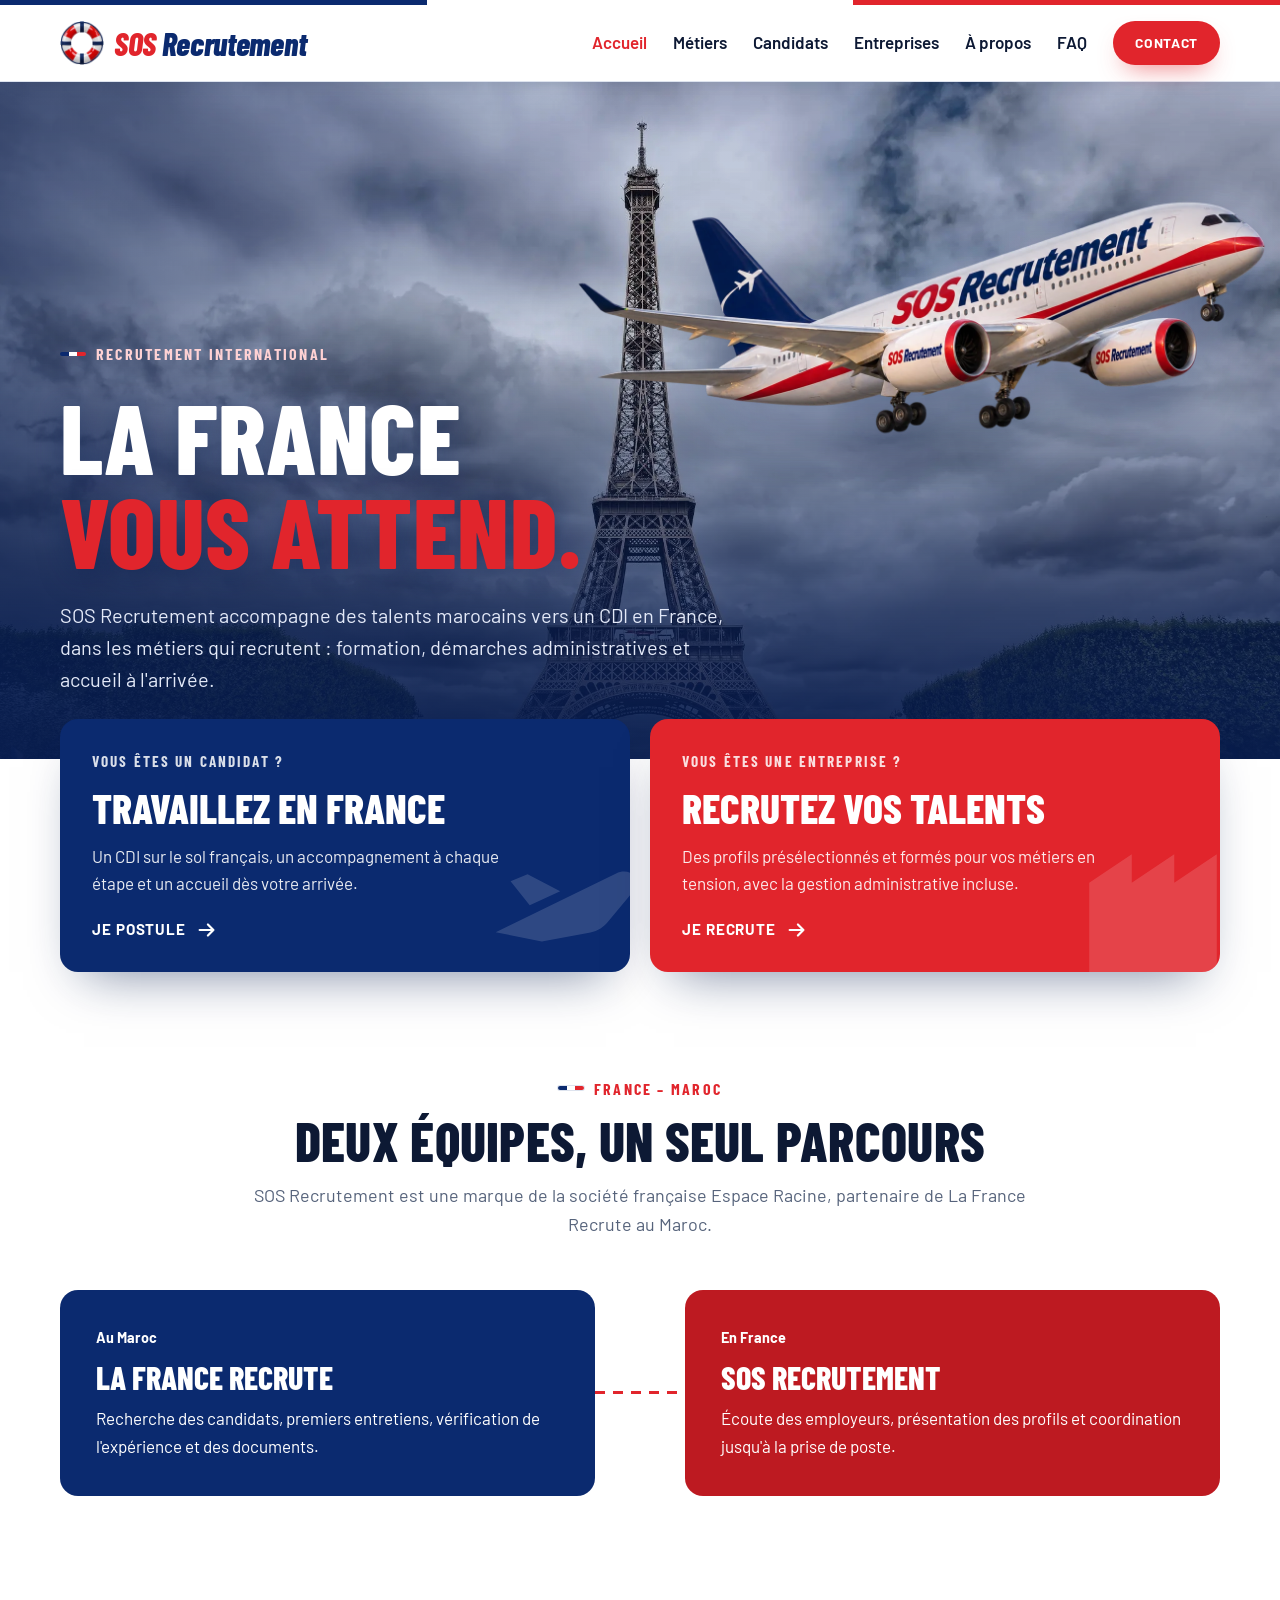
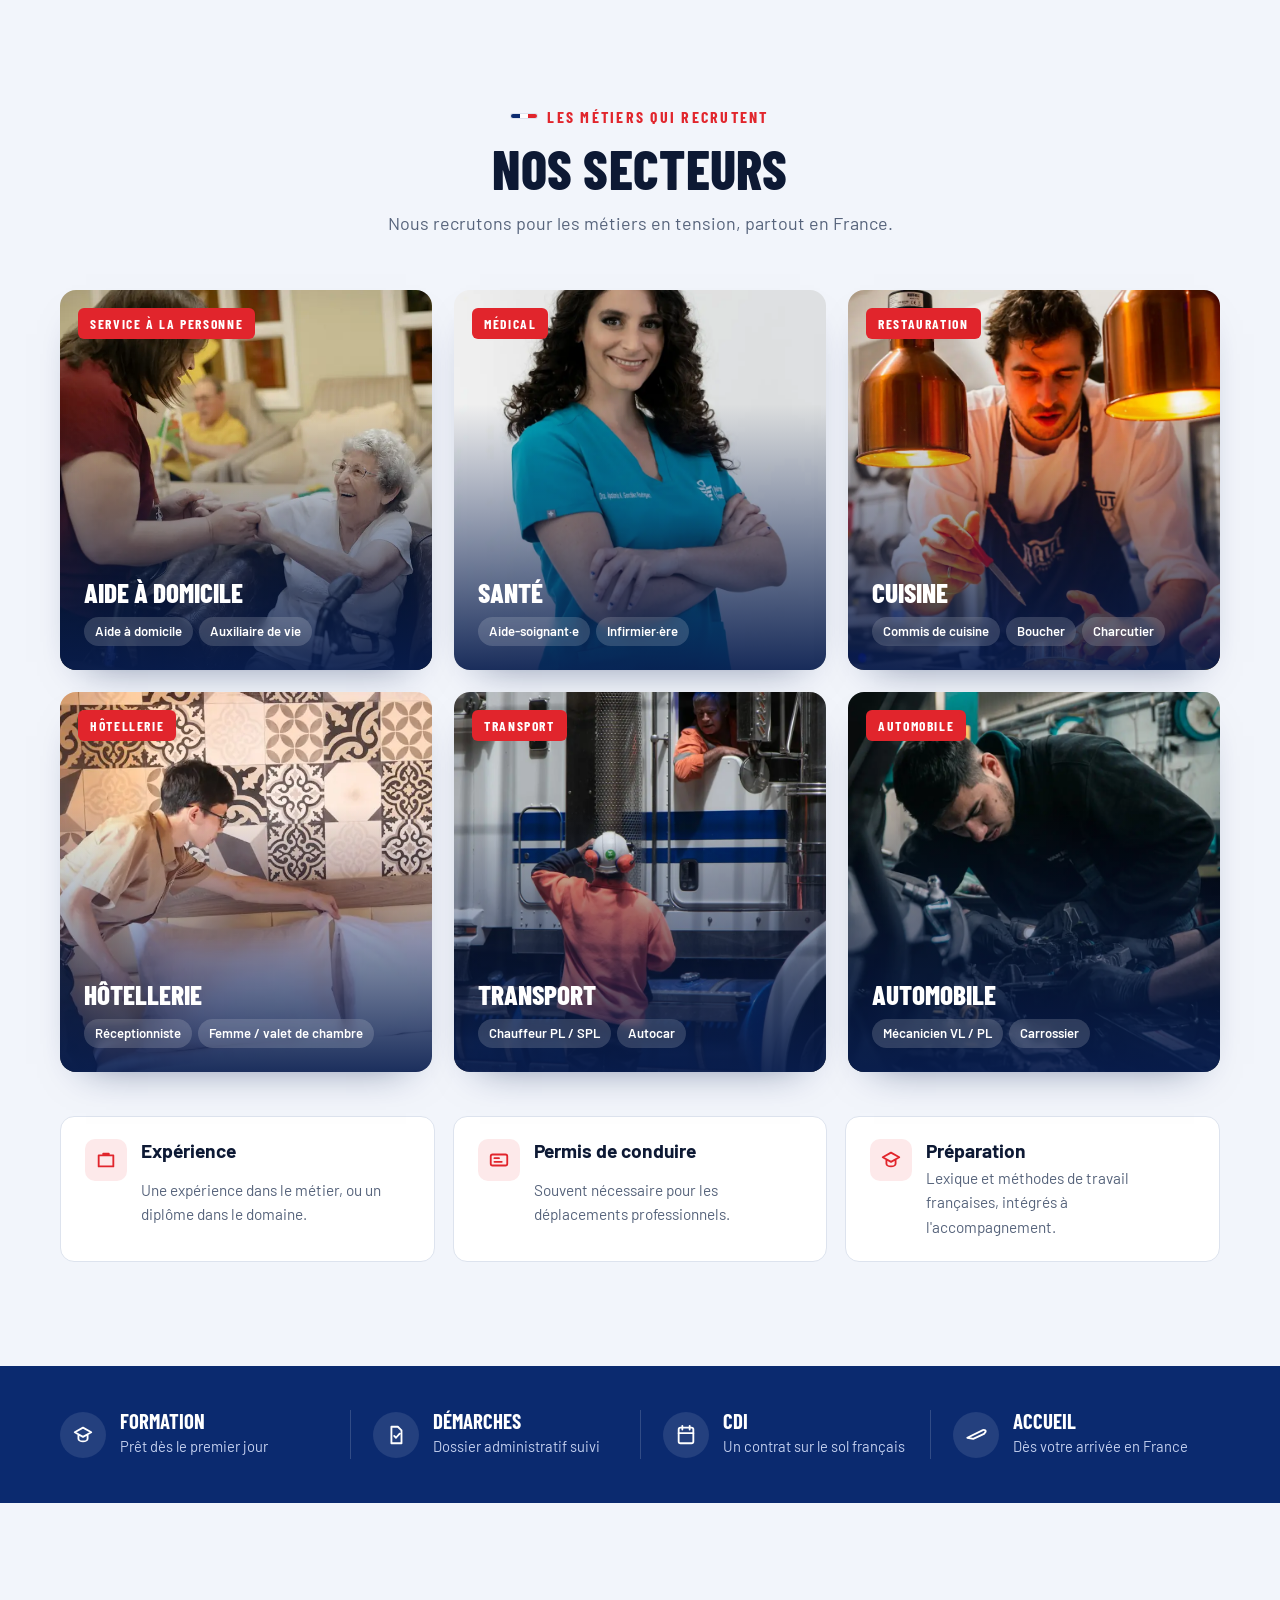
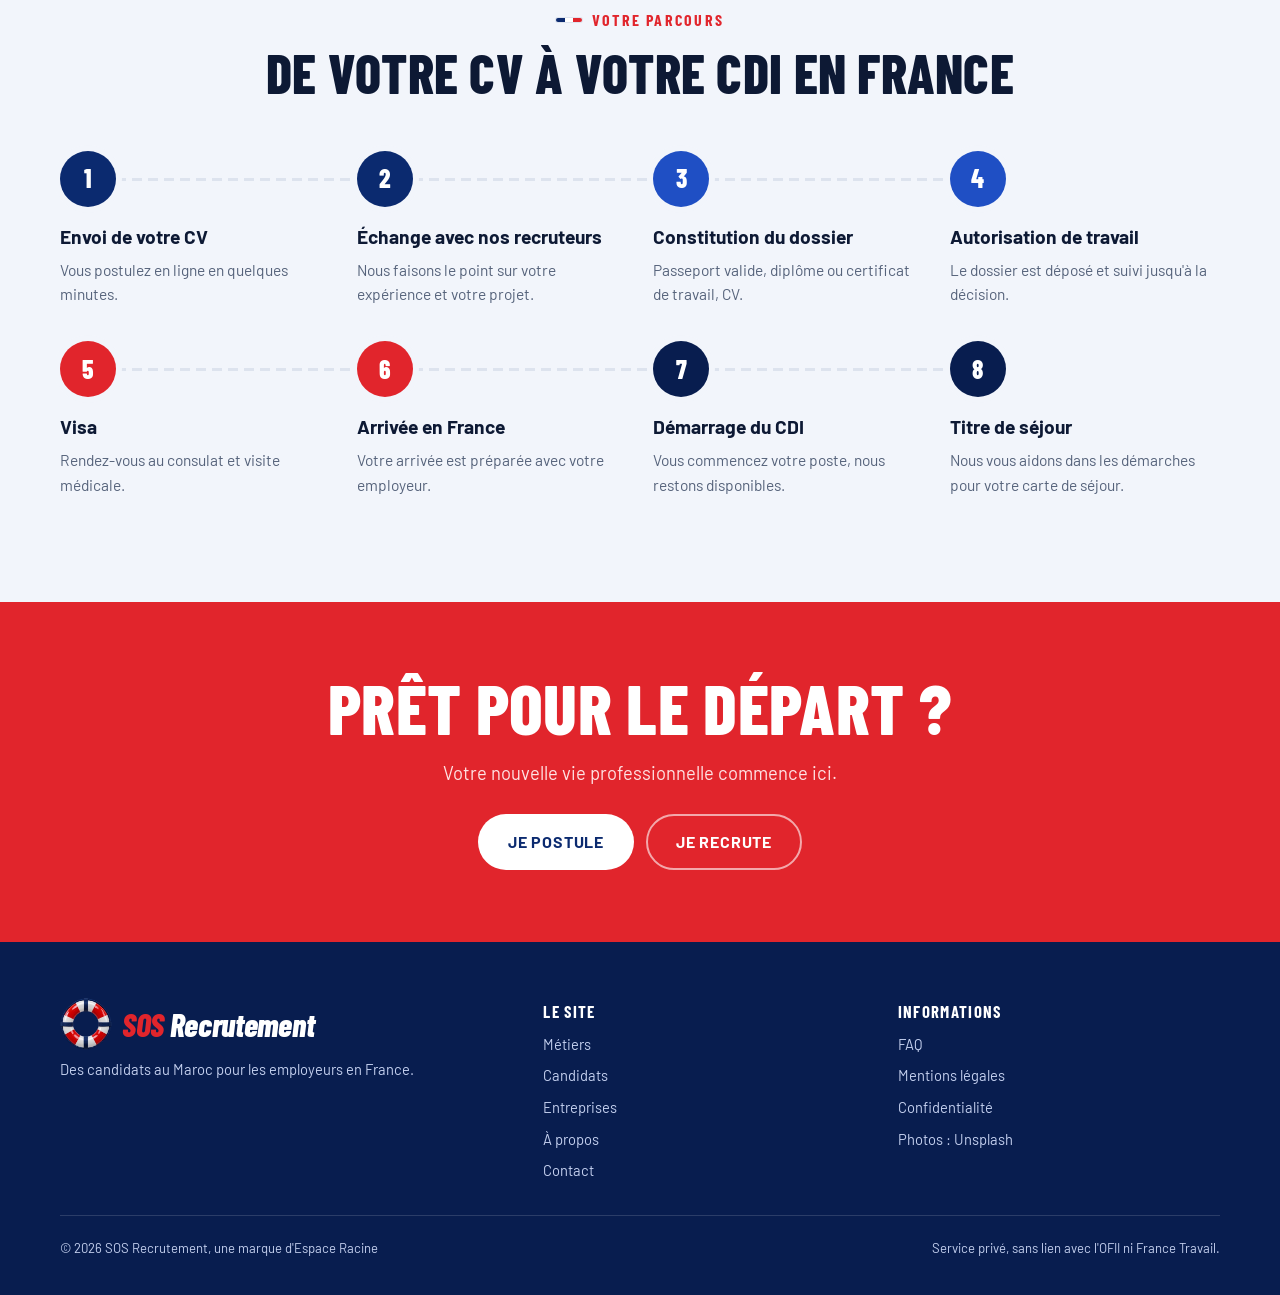
<file: index.html>
<!doctype html>
<html lang="fr">
<head>
<meta charset="utf-8">
<meta name="viewport" content="width=device-width, initial-scale=1, viewport-fit=cover">
<title>SOS Recrutement – Recrutement international, la France vous attend</title>
<meta name="description" content="SOS Recrutement accompagne des talents marocains vers un CDI en France dans les métiers qui recrutent : santé, aide à domicile, restauration, hôtellerie, transport, automobile, saisonniers.">
<meta name="theme-color" content="#0b2a6f">
<link rel="icon" href="img/favicon.png" type="image/png">
<link rel="apple-touch-icon" href="img/apple-touch-icon.png">
<meta property="og:type" content="website">
<meta property="og:locale" content="fr_FR">
<meta property="og:site_name" content="SOS Recrutement">
<meta property="og:title" content="SOS Recrutement – Recrutement international, la France vous attend">
<meta property="og:description" content="SOS Recrutement accompagne des talents marocains vers un CDI en France dans les métiers qui recrutent : santé, aide à domicile, restauration, hôtellerie, transport, automobile, saisonniers.">
<meta property="og:image" content="img/partage.jpg">
<meta name="twitter:card" content="summary_large_image">
<link rel="preconnect" href="https://fonts.googleapis.com">
<link rel="preconnect" href="https://fonts.gstatic.com" crossorigin>
<link rel="stylesheet" href="https://fonts.googleapis.com/css2?family=Barlow+Condensed:ital,wght@0,600;0,700;0,800;1,800&family=Barlow:wght@400;500;600;700&display=swap">
<link rel="preload" as="image" href="img/eiffel.webp">
<link rel="preload" as="image" href="img/avion-sos-recrutement.webp">
<script type="application/ld+json">{"@context": "https://schema.org", "@type": "EmploymentAgency", "name": "SOS Recrutement", "description": "SOS Recrutement accompagne des talents marocains vers un CDI en France dans les métiers qui recrutent : santé, aide à domicile, restauration, hôtellerie, transport, automobile, saisonniers.", "email": "contact@sos-recrutement.fr", "areaServed": "FR", "legalName": "Espace Racine", "taxID": "FR18978583920", "address": {"@type": "PostalAddress", "streetAddress": "60 rue Racine", "postalCode": "69100", "addressLocality": "Villeurbanne", "addressCountry": "FR"}}</script>
<link rel="stylesheet" href="assets/style.css">
</head>
<body>
<header class="nav">
  <div class="tricolore" aria-hidden="true"><i></i><i></i><i></i></div>
  <div class="wrap">
    <a class="logo" href="index.html" aria-label="SOS Recrutement, accueil">
      <img src="img/bouee.webp" width="44" height="44" alt="">
      <span class="logo-word"><span>SOS</span> Recrutement</span>
    </a>
    <button class="menu-btn" type="button" aria-expanded="false" aria-controls="menu">Menu</button>
    <nav class="nav-links" id="menu" aria-label="Navigation principale">
      <a href="index.html" aria-current="page">Accueil</a>
      <a href="offres.html">Métiers</a>
      <a href="candidats.html">Candidats</a>
      <a href="entreprises.html">Entreprises</a>
      <a href="a-propos.html">À propos</a>
      <a href="faq.html">FAQ</a>
      <a class="btn btn-red" href="contact.html">Contact</a>
    </nav>
  </div>
</header>

<main>
  <section class="hero">
    <img class="hero-bg" src="img/eiffel.webp" alt="La tour Eiffel et le Champ-de-Mars sous un ciel nuageux">
    <img class="plane" src="img/avion-sos-recrutement.webp" alt="Avion SOS Recrutement aux couleurs bleu blanc rouge en plein décollage" width="1400" height="892">
        <div class="wrap">
      <span class="kicker">Recrutement international</span>
      <h1>La France<br><span class="red">vous attend.</span></h1>
      <p class="lead">SOS Recrutement accompagne des talents marocains vers un CDI en France, dans les métiers qui recrutent : formation, démarches administratives et accueil à l'arrivée.</p>
    </div>
  </section>

  <div class="doors">
    <div class="wrap">
      <a class="door candidat" href="candidats.html">
        <span class="door-label">Vous êtes un candidat ?</span>
        <strong>Travaillez en France</strong>
        <p>Un CDI sur le sol français, un accompagnement à chaque étape et un accueil dès votre arrivée.</p>
        <span class="door-go">Je postule <svg viewBox="0 0 24 24" aria-hidden="true"><path d="M4 12h15M13 6l6 6-6 6" fill="none" stroke="currentColor" stroke-width="2.4" stroke-linecap="round" stroke-linejoin="round"/></svg></span>
        <svg class="door-icon" viewBox="0 0 24 24" aria-hidden="true"><path d="M2.5 15l17-8.3c1.9-.9 3.7.7 2.7 2.2l-1.5 1.8L9 16.3z M9 16.3l11.7-5.6-2.5 3c-.7.8-1.7 1.3-2.7 1.4z M7.3 11.2L4.6 7.8 7 6.8l4.6 2.4z" fill="#ffffff"/></svg>
      </a>
      <a class="door entreprise" href="entreprises.html">
        <span class="door-label">Vous êtes une entreprise ?</span>
        <strong>Recrutez vos talents</strong>
        <p>Des profils présélectionnés et formés pour vos métiers en tension, avec la gestion administrative incluse.</p>
        <span class="door-go">Je recrute <svg viewBox="0 0 24 24" aria-hidden="true"><path d="M4 12h15M13 6l6 6-6 6" fill="none" stroke="currentColor" stroke-width="2.4" stroke-linecap="round" stroke-linejoin="round"/></svg></span>
        <svg class="door-icon" viewBox="0 0 24 24" aria-hidden="true"><path d="M3 21V8l6-4v4l6-4v4l6-4v17z" fill="#ffffff"/></svg>
      </a>
    </div>
  </div>
  <section class="section partner" id="partenariat" aria-labelledby="part-t">
    <div class="wrap">
      <div class="head center reveal"><span class="kicker">France – Maroc</span><h2 id="part-t">Deux équipes, un seul parcours</h2><p>SOS Recrutement est une marque de la société française Espace Racine, partenaire de La France Recrute au Maroc.</p></div>
      <div class="duo">
        <article class="duo-card reveal"><span class="duo-tag">Au Maroc</span><h3>La France Recrute</h3><p>Recherche des candidats, premiers entretiens, vérification de l'expérience et des documents.</p></article>
        <div class="duo-line" aria-hidden="true"></div>
        <article class="duo-card reveal"><span class="duo-tag">En France</span><h3>SOS Recrutement</h3><p>Écoute des employeurs, présentation des profils et coordination jusqu'à la prise de poste.</p></article>
      </div>
    </div>
  </section>
  <section class="section alt" id="secteurs" aria-labelledby="secteurs-titre">
    <div class="wrap">
      <div class="head center reveal">
        <span class="kicker">Les métiers qui recrutent</span>
        <h2 id="secteurs-titre">Nos secteurs</h2>
        <p>Nous recrutons pour les métiers en tension, partout en France.</p>
      </div>
      <div class="sectors">
        <article class="sector reveal"><img src="img/aide-domicile.webp" alt="Une aide à domicile tient les mains d'une dame âgée" loading="lazy"><span class="sector-tag">Service à la personne</span><div class="sector-body"><h3>Aide à domicile</h3><div class="chips"><span>Aide à domicile</span><span>Auxiliaire de vie</span></div></div></article>
        <article class="sector reveal"><img src="img/medical.webp" alt="Une soignante souriante en tenue médicale" loading="lazy"><span class="sector-tag">Médical</span><div class="sector-body"><h3>Santé</h3><div class="chips"><span>Aide-soignant·e</span><span>Infirmier·ère</span></div></div></article>
        <article class="sector reveal"><img src="img/restauration.webp" alt="Un chef dresse une assiette en cuisine" loading="lazy"><span class="sector-tag">Restauration</span><div class="sector-body"><h3>Cuisine</h3><div class="chips"><span>Commis de cuisine</span><span>Boucher</span><span>Charcutier</span></div></div></article>
        <article class="sector reveal"><img src="img/hotellerie.webp" alt="Un employé d'hôtel prépare un lit" loading="lazy"><span class="sector-tag">Hôtellerie</span><div class="sector-body"><h3>Hôtellerie</h3><div class="chips"><span>Réceptionniste</span><span>Femme / valet de chambre</span></div></div></article>
        <article class="sector reveal"><img src="img/transport.webp" alt="Un chauffeur devant son camion" loading="lazy"><span class="sector-tag">Transport</span><div class="sector-body"><h3>Transport</h3><div class="chips"><span>Chauffeur PL / SPL</span><span>Autocar</span></div></div></article>
        <article class="sector reveal"><img src="img/mecanique.webp" alt="Un mécanicien travaille sur un moteur" loading="lazy"><span class="sector-tag">Automobile</span><div class="sector-body"><h3>Automobile</h3><div class="chips"><span>Mécanicien VL / PL</span><span>Carrossier</span></div></div></article>
      </div>
      <div class="skills">
        <div class="skill reveal"><span class="ic"><svg viewBox="0 0 24 24" aria-hidden="true"><path d="M4 7h16v12H4zM9 7V5h6v2" fill="none" stroke="currentColor" stroke-width="2" stroke-linejoin="round"/></svg></span><div><h3>Expérience</h3><p>Une expérience dans le métier, ou un diplôme dans le domaine.</p></div></div>
        <div class="skill reveal"><span class="ic"><svg viewBox="0 0 24 24" aria-hidden="true"><rect x="3" y="6" width="18" height="12" rx="2" fill="none" stroke="currentColor" stroke-width="2"/><path d="M7 10h5M7 14h8" stroke="currentColor" stroke-width="2" stroke-linecap="round"/></svg></span><div><h3>Permis de conduire</h3><p>Souvent nécessaire pour les déplacements professionnels.</p></div></div>
        <div class="skill reveal"><span class="ic"><svg viewBox="0 0 24 24" aria-hidden="true"><path d="M3 9l9-5 9 5-9 5z M7 11.5V16c0 1.5 2.2 3 5 3s5-1.5 5-3v-4.5" fill="none" stroke="currentColor" stroke-width="2" stroke-linejoin="round"/></svg></span><div><h3>Préparation</h3><p>Lexique et méthodes de travail françaises, intégrés à l'accompagnement.</p></div></div>
      </div>
    </div>
  </section>

  <section class="promise-band" aria-label="Notre accompagnement">
    <div class="wrap">
      <div class="promise"><span class="ic"><svg viewBox="0 0 24 24" aria-hidden="true"><path d="M3 9l9-5 9 5-9 5z M7 11.5V16c0 1.5 2.2 3 5 3s5-1.5 5-3v-4.5" fill="none" stroke="currentColor" stroke-width="2" stroke-linejoin="round"/></svg></span><div><b>Formation</b><span>Prêt dès le premier jour</span></div></div>
      <div class="promise"><span class="ic"><svg viewBox="0 0 24 24" aria-hidden="true"><path d="M7 3h7l4 4v14H7z M10 13l2 2 4-4.5" fill="none" stroke="currentColor" stroke-width="2" stroke-linejoin="round" stroke-linecap="round"/></svg></span><div><b>Démarches</b><span>Dossier administratif suivi</span></div></div>
      <div class="promise"><span class="ic"><svg viewBox="0 0 24 24" aria-hidden="true"><rect x="4" y="4" width="16" height="17" rx="2" fill="none" stroke="currentColor" stroke-width="2"/><path d="M8 2v4M16 2v4M4 10h16" stroke="currentColor" stroke-width="2" stroke-linecap="round"/></svg></span><div><b>CDI</b><span>Un contrat sur le sol français</span></div></div>
      <div class="promise"><span class="ic"><svg viewBox="0 0 24 24" aria-hidden="true"><path d="M2.5 15l17-8.3c1.9-.9 3.7.7 2.7 2.2l-1.5 1.8L9 16.3z" fill="none" stroke="currentColor" stroke-width="2" stroke-linejoin="round"/></svg></span><div><b>Accueil</b><span>Dès votre arrivée en France</span></div></div>
    </div>
  </section>

  <section class="section alt" id="parcours" aria-labelledby="parcours-titre">
    <div class="wrap">
      <div class="head center reveal">
        <span class="kicker">Votre parcours</span>
        <h2 id="parcours-titre">De votre CV à votre CDI en France</h2>
      </div>
      <ol class="journey">
        <li class="reveal"><h3>Envoi de votre CV</h3><p>Vous postulez en ligne en quelques minutes.</p></li>
        <li class="reveal"><h3>Échange avec nos recruteurs</h3><p>Nous faisons le point sur votre expérience et votre projet.</p></li>
        <li class="reveal"><h3>Constitution du dossier</h3><p>Passeport valide, diplôme ou certificat de travail, CV.</p></li>
        <li class="reveal"><h3>Autorisation de travail</h3><p>Le dossier est déposé et suivi jusqu'à la décision.</p></li>
        <li class="reveal"><h3>Visa</h3><p>Rendez-vous au consulat et visite médicale.</p></li>
        <li class="reveal"><h3>Arrivée en France</h3><p>Votre arrivée est préparée avec votre employeur.</p></li>
        <li class="reveal"><h3>Démarrage du CDI</h3><p>Vous commencez votre poste, nous restons disponibles.</p></li>
        <li class="reveal"><h3>Titre de séjour</h3><p>Nous vous aidons dans les démarches pour votre carte de séjour.</p></li>
      </ol>
    </div>
  </section>

  <section class="final" aria-label="Appel final">
    <div class="wrap reveal">
      <h2>Prêt pour le départ&nbsp;?</h2>
      <p>Votre nouvelle vie professionnelle commence ici.</p>
      <div class="btns">
        <a class="btn btn-white" href="contact.html">Je postule</a>
        <a class="btn btn-ghost" href="entreprises.html">Je recrute</a>
      </div>
    </div>
  </section>
</main>

<footer>
  <div class="wrap">
    <div>
      <a class="logo" href="index.html" aria-label="SOS Recrutement, accueil">
        <img src="img/bouee.webp" width="44" height="44" alt="">
        <span class="logo-word"><span>SOS</span> Recrutement</span>
      </a>
      <p>Des candidats au Maroc pour les employeurs en France.</p>
    </div>
    <div>
      <strong>Le site</strong>
      <a href="offres.html">Métiers</a>
      <a href="candidats.html">Candidats</a>
      <a href="entreprises.html">Entreprises</a>
      <a href="a-propos.html">À propos</a>
      <a href="contact.html">Contact</a>
    </div>
    <div>
      <strong>Informations</strong>
      <a href="faq.html">FAQ</a>
      <a href="mentions-legales.html">Mentions légales</a>
      <a href="confidentialite.html">Confidentialité</a>
      <span>Photos : Unsplash</span>
    </div>
    <p class="legal"><span>© 2026 SOS Recrutement, une marque d'Espace Racine</span><span>Service privé, sans lien avec l'OFII ni France Travail.</span></p>
  </div>
</footer>

<script src="assets/main.js" defer></script>
</body>
</html>
</file>
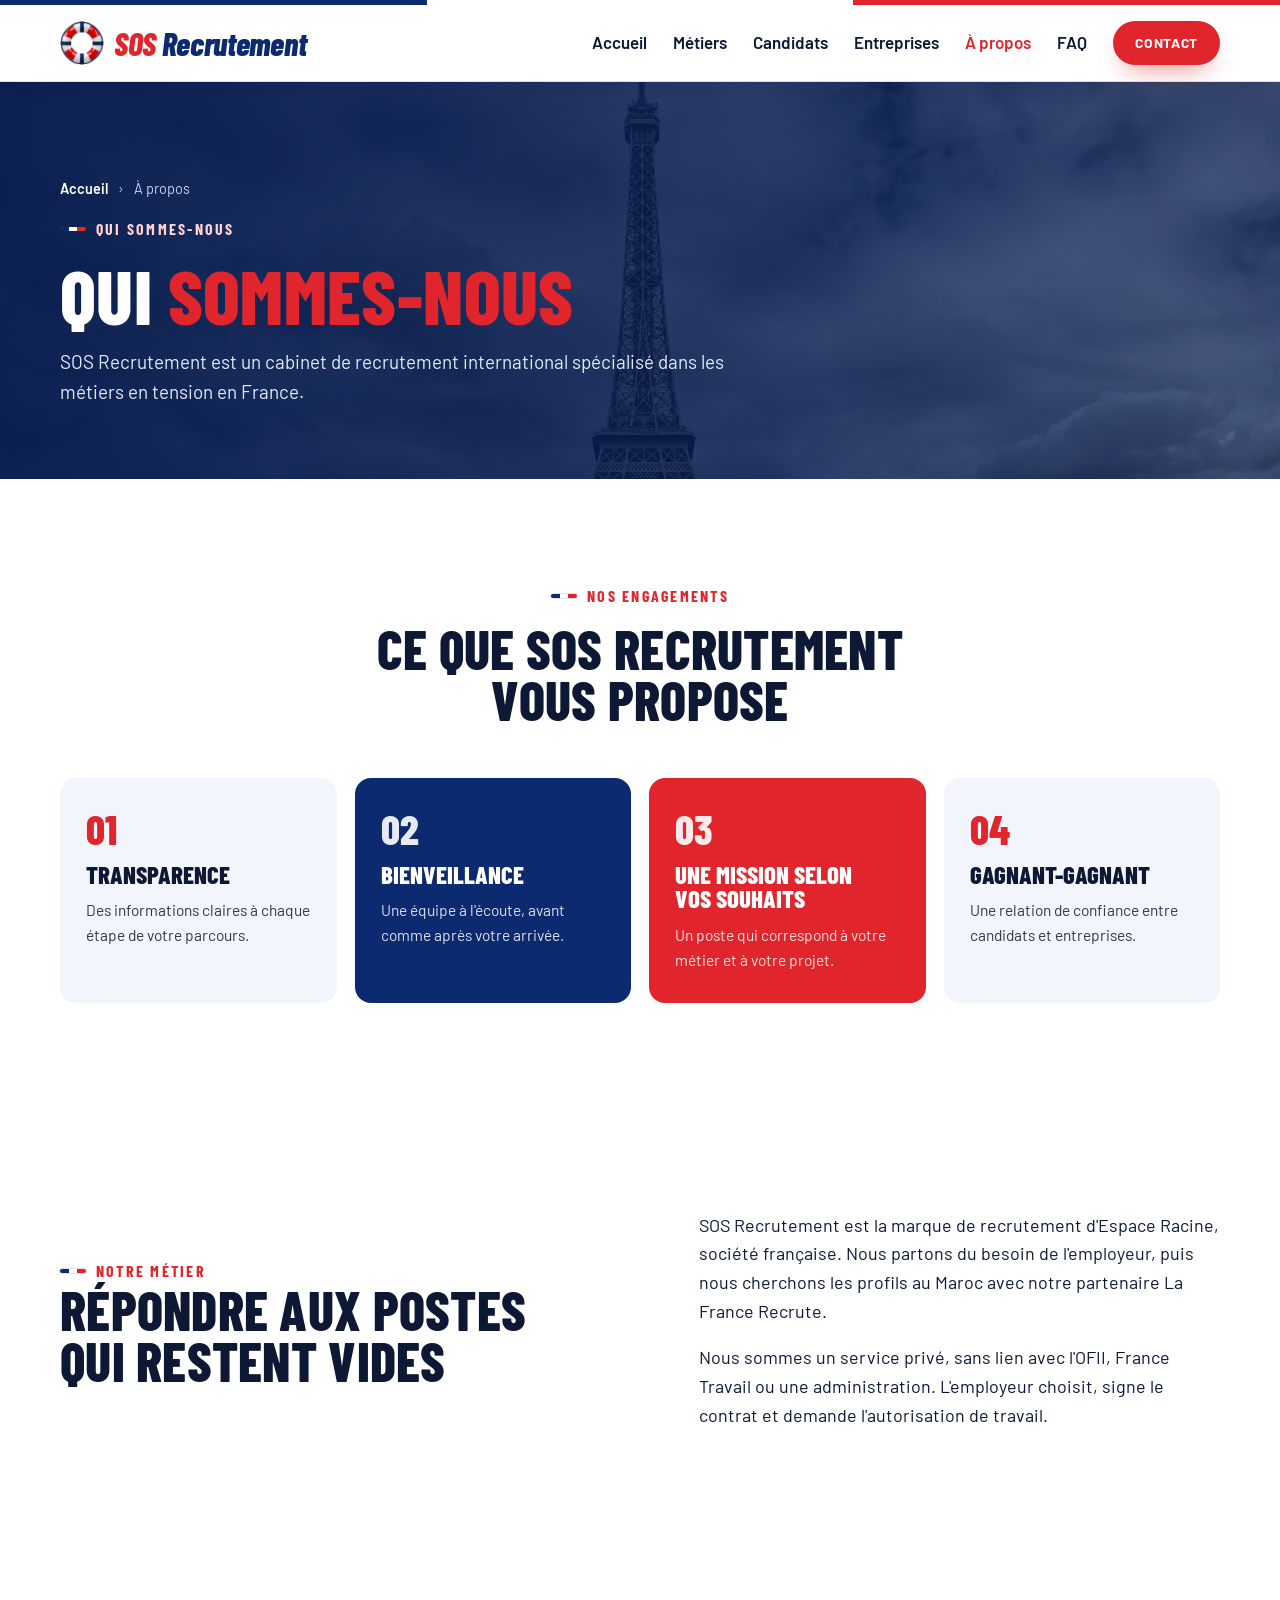
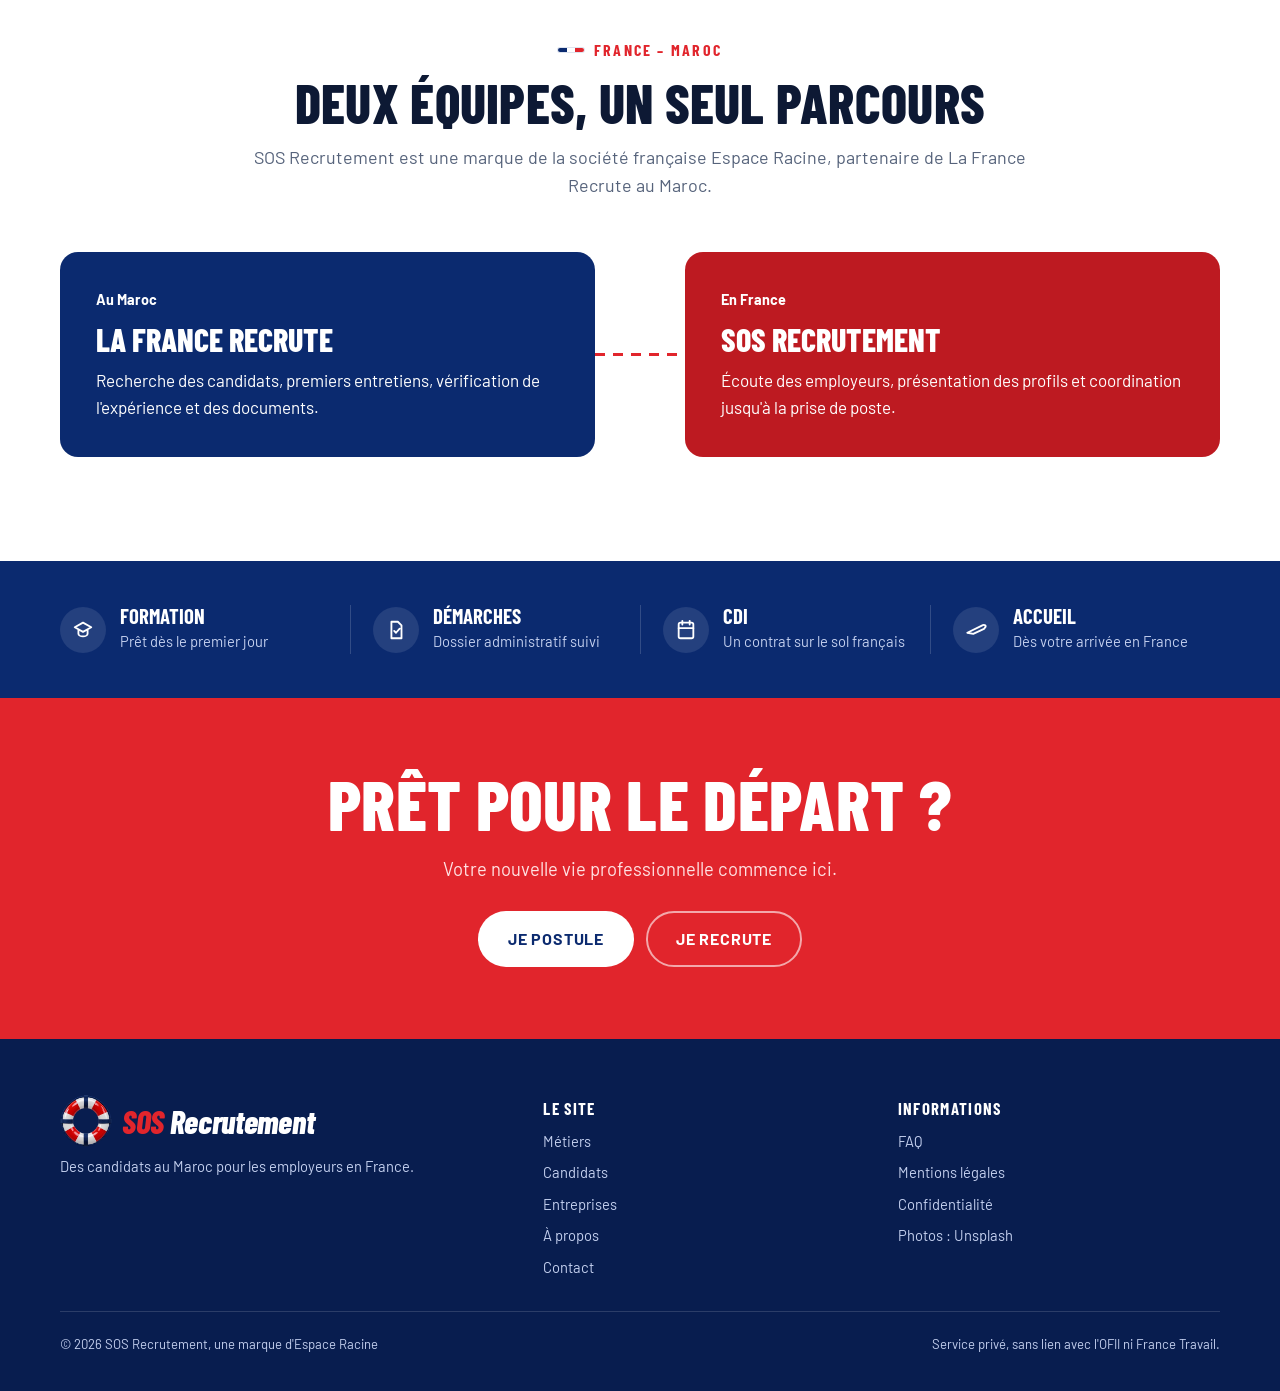
<file: a-propos.html>
<!doctype html>
<html lang="fr">
<head>
<meta charset="utf-8">
<meta name="viewport" content="width=device-width, initial-scale=1, viewport-fit=cover">
<title>Qui sommes-nous – SOS Recrutement</title>
<meta name="description" content="SOS Recrutement, cabinet de recrutement international : transparence, bienveillance et relation gagnant-gagnant entre candidats et entreprises.">
<meta name="theme-color" content="#0b2a6f">
<link rel="icon" href="img/favicon.png" type="image/png">
<link rel="apple-touch-icon" href="img/apple-touch-icon.png">
<meta property="og:type" content="website">
<meta property="og:locale" content="fr_FR">
<meta property="og:site_name" content="SOS Recrutement">
<meta property="og:title" content="Qui sommes-nous – SOS Recrutement">
<meta property="og:description" content="SOS Recrutement, cabinet de recrutement international : transparence, bienveillance et relation gagnant-gagnant entre candidats et entreprises.">
<meta property="og:image" content="img/partage.jpg">
<meta name="twitter:card" content="summary_large_image">
<link rel="preconnect" href="https://fonts.googleapis.com">
<link rel="preconnect" href="https://fonts.gstatic.com" crossorigin>
<link rel="stylesheet" href="https://fonts.googleapis.com/css2?family=Barlow+Condensed:ital,wght@0,600;0,700;0,800;1,800&family=Barlow:wght@400;500;600;700&display=swap">
<link rel="stylesheet" href="assets/style.css">
</head>
<body>
<header class="nav">
  <div class="tricolore" aria-hidden="true"><i></i><i></i><i></i></div>
  <div class="wrap">
    <a class="logo" href="index.html" aria-label="SOS Recrutement, accueil">
      <img src="img/bouee.webp" width="44" height="44" alt="">
      <span class="logo-word"><span>SOS</span> Recrutement</span>
    </a>
    <button class="menu-btn" type="button" aria-expanded="false" aria-controls="menu">Menu</button>
    <nav class="nav-links" id="menu" aria-label="Navigation principale">
      <a href="index.html">Accueil</a>
      <a href="offres.html">Métiers</a>
      <a href="candidats.html">Candidats</a>
      <a href="entreprises.html">Entreprises</a>
      <a href="a-propos.html" aria-current="page">À propos</a>
      <a href="faq.html">FAQ</a>
      <a class="btn btn-red" href="contact.html">Contact</a>
    </nav>
  </div>
</header>

<main>
  <section class="page-banner">
    <img class="hero-bg" src="img/eiffel.webp" alt="">
    <div class="wrap">
      <nav class="crumbs" aria-label="Fil d'Ariane"><a href="index.html">Accueil</a><span aria-hidden="true">›</span><span>À propos</span></nav>
      <span class="kicker">Qui sommes-nous</span>
      <h1>Qui <span class="red">sommes-nous</span></h1>
      <p class="lead">SOS Recrutement est un cabinet de recrutement international spécialisé dans les métiers en tension en France.</p>
    </div>
  </section>

  <section class="section" aria-labelledby="valeurs-titre">
    <div class="wrap">
      <div class="head center reveal">
        <span class="kicker">Nos engagements</span>
        <h2 id="valeurs-titre">Ce que SOS Recrutement vous propose</h2>
      </div>
      <div class="values">
        <div class="value reveal"><span class="big">01</span><h3>Transparence</h3><p>Des informations claires à chaque étape de votre parcours.</p></div>
        <div class="value reveal"><span class="big">02</span><h3>Bienveillance</h3><p>Une équipe à l'écoute, avant comme après votre arrivée.</p></div>
        <div class="value reveal"><span class="big">03</span><h3>Une mission selon vos souhaits</h3><p>Un poste qui correspond à votre métier et à votre projet.</p></div>
        <div class="value reveal"><span class="big">04</span><h3>Gagnant-gagnant</h3><p>Une relation de confiance entre candidats et entreprises.</p></div>
      </div>
    </div>
  </section>

  <section class="section"><div class="wrap split"><div class="reveal"><span class="kicker">Notre métier</span><h2>Répondre aux postes qui restent vides</h2></div><div class="reveal rule-text"><p>SOS Recrutement est la marque de recrutement d'Espace Racine, société française. Nous partons du besoin de l'employeur, puis nous cherchons les profils au Maroc avec notre partenaire La France Recrute.</p><p>Nous sommes un service privé, sans lien avec l'OFII, France Travail ou une administration. L'employeur choisit, signe le contrat et demande l'autorisation de travail.</p></div></div></section>
  <section class="section partner" id="partenariat" aria-labelledby="part-t">
    <div class="wrap">
      <div class="head center reveal"><span class="kicker">France – Maroc</span><h2 id="part-t">Deux équipes, un seul parcours</h2><p>SOS Recrutement est une marque de la société française Espace Racine, partenaire de La France Recrute au Maroc.</p></div>
      <div class="duo">
        <article class="duo-card reveal"><span class="duo-tag">Au Maroc</span><h3>La France Recrute</h3><p>Recherche des candidats, premiers entretiens, vérification de l'expérience et des documents.</p></article>
        <div class="duo-line" aria-hidden="true"></div>
        <article class="duo-card reveal"><span class="duo-tag">En France</span><h3>SOS Recrutement</h3><p>Écoute des employeurs, présentation des profils et coordination jusqu'à la prise de poste.</p></article>
      </div>
    </div>
  </section>

  <section class="promise-band" aria-label="Notre accompagnement">
    <div class="wrap">
      <div class="promise"><span class="ic"><svg viewBox="0 0 24 24" aria-hidden="true"><path d="M3 9l9-5 9 5-9 5z M7 11.5V16c0 1.5 2.2 3 5 3s5-1.5 5-3v-4.5" fill="none" stroke="currentColor" stroke-width="2" stroke-linejoin="round"/></svg></span><div><b>Formation</b><span>Prêt dès le premier jour</span></div></div>
      <div class="promise"><span class="ic"><svg viewBox="0 0 24 24" aria-hidden="true"><path d="M7 3h7l4 4v14H7z M10 13l2 2 4-4.5" fill="none" stroke="currentColor" stroke-width="2" stroke-linejoin="round" stroke-linecap="round"/></svg></span><div><b>Démarches</b><span>Dossier administratif suivi</span></div></div>
      <div class="promise"><span class="ic"><svg viewBox="0 0 24 24" aria-hidden="true"><rect x="4" y="4" width="16" height="17" rx="2" fill="none" stroke="currentColor" stroke-width="2"/><path d="M8 2v4M16 2v4M4 10h16" stroke="currentColor" stroke-width="2" stroke-linecap="round"/></svg></span><div><b>CDI</b><span>Un contrat sur le sol français</span></div></div>
      <div class="promise"><span class="ic"><svg viewBox="0 0 24 24" aria-hidden="true"><path d="M2.5 15l17-8.3c1.9-.9 3.7.7 2.7 2.2l-1.5 1.8L9 16.3z" fill="none" stroke="currentColor" stroke-width="2" stroke-linejoin="round"/></svg></span><div><b>Accueil</b><span>Dès votre arrivée en France</span></div></div>
    </div>
  </section>

  <section class="final" aria-label="Appel final">
    <div class="wrap reveal">
      <h2>Prêt pour le départ&nbsp;?</h2>
      <p>Votre nouvelle vie professionnelle commence ici.</p>
      <div class="btns">
        <a class="btn btn-white" href="contact.html">Je postule</a>
        <a class="btn btn-ghost" href="entreprises.html">Je recrute</a>
      </div>
    </div>
  </section>
</main>

<footer>
  <div class="wrap">
    <div>
      <a class="logo" href="index.html" aria-label="SOS Recrutement, accueil">
        <img src="img/bouee.webp" width="44" height="44" alt="">
        <span class="logo-word"><span>SOS</span> Recrutement</span>
      </a>
      <p>Des candidats au Maroc pour les employeurs en France.</p>
    </div>
    <div>
      <strong>Le site</strong>
      <a href="offres.html">Métiers</a>
      <a href="candidats.html">Candidats</a>
      <a href="entreprises.html">Entreprises</a>
      <a href="a-propos.html">À propos</a>
      <a href="contact.html">Contact</a>
    </div>
    <div>
      <strong>Informations</strong>
      <a href="faq.html">FAQ</a>
      <a href="mentions-legales.html">Mentions légales</a>
      <a href="confidentialite.html">Confidentialité</a>
      <span>Photos : Unsplash</span>
    </div>
    <p class="legal"><span>© 2026 SOS Recrutement, une marque d'Espace Racine</span><span>Service privé, sans lien avec l'OFII ni France Travail.</span></p>
  </div>
</footer>

<script src="assets/main.js" defer></script>
</body>
</html>
</file>
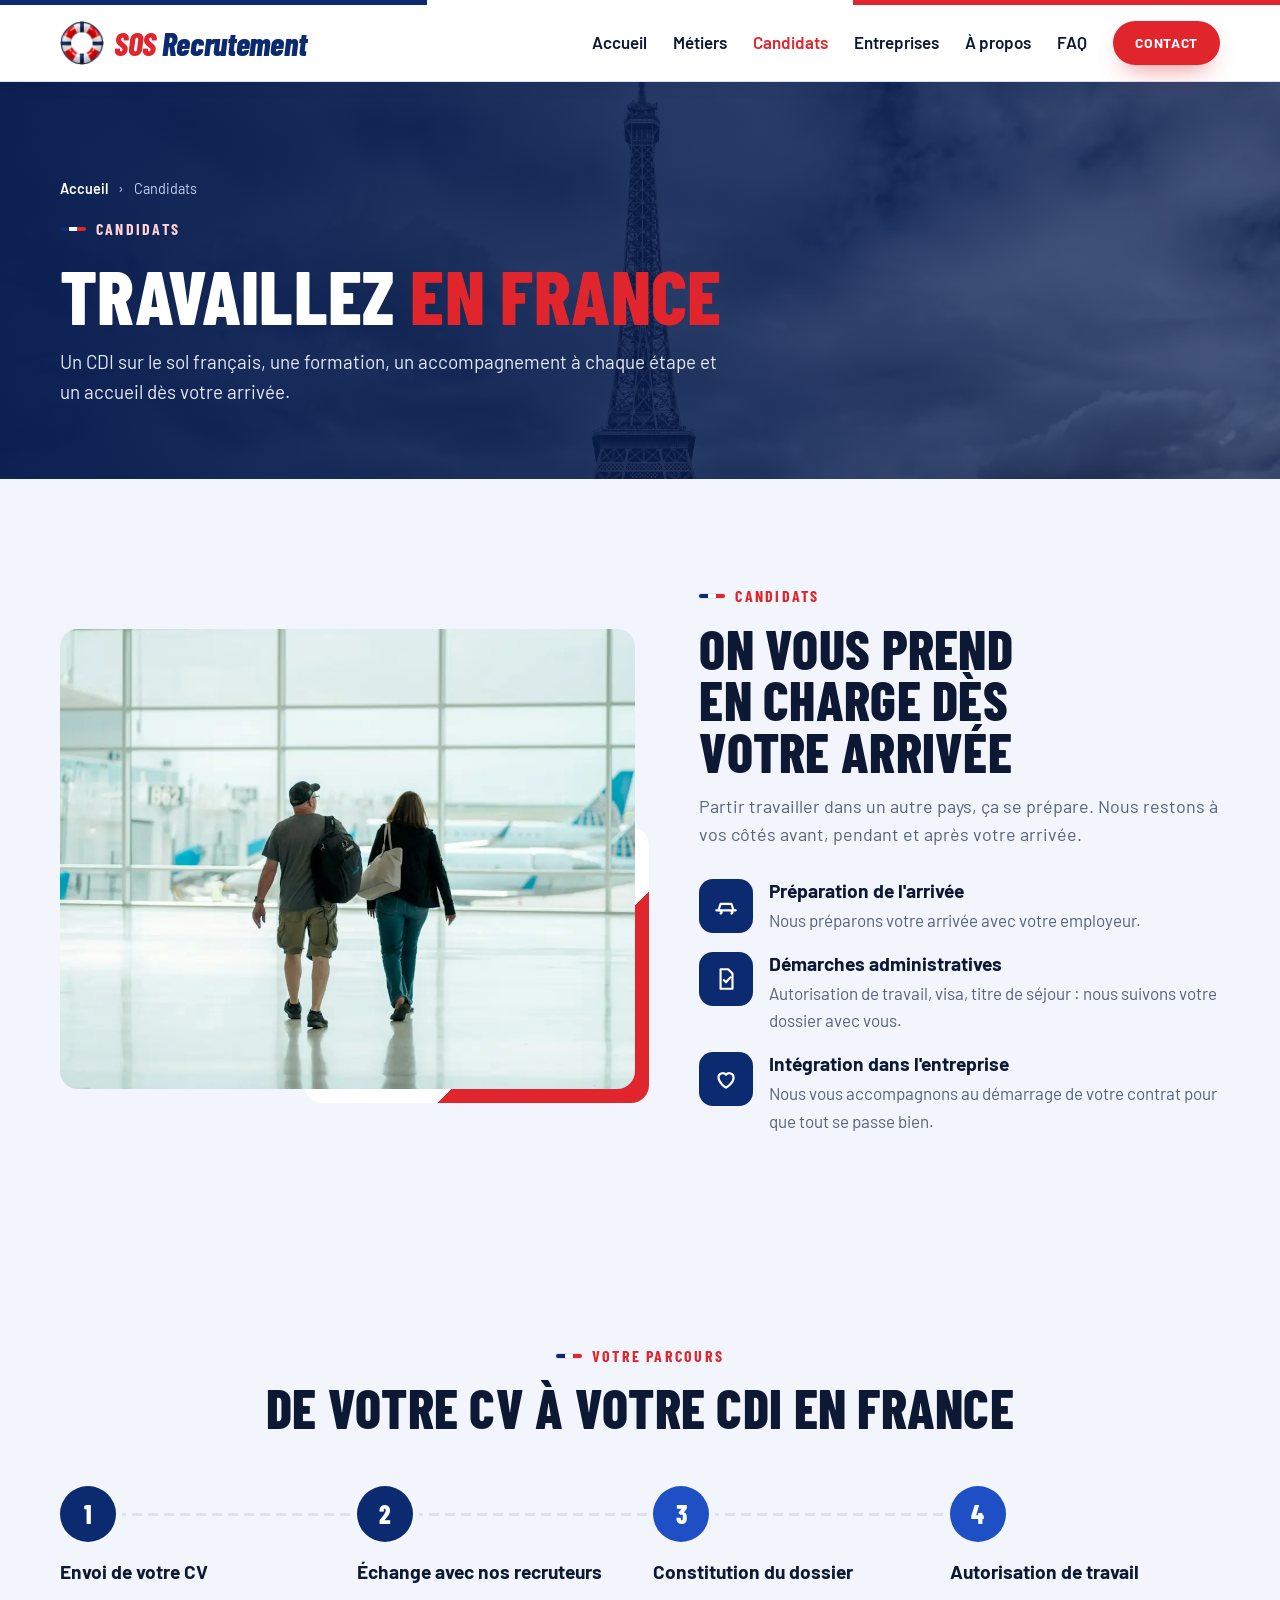
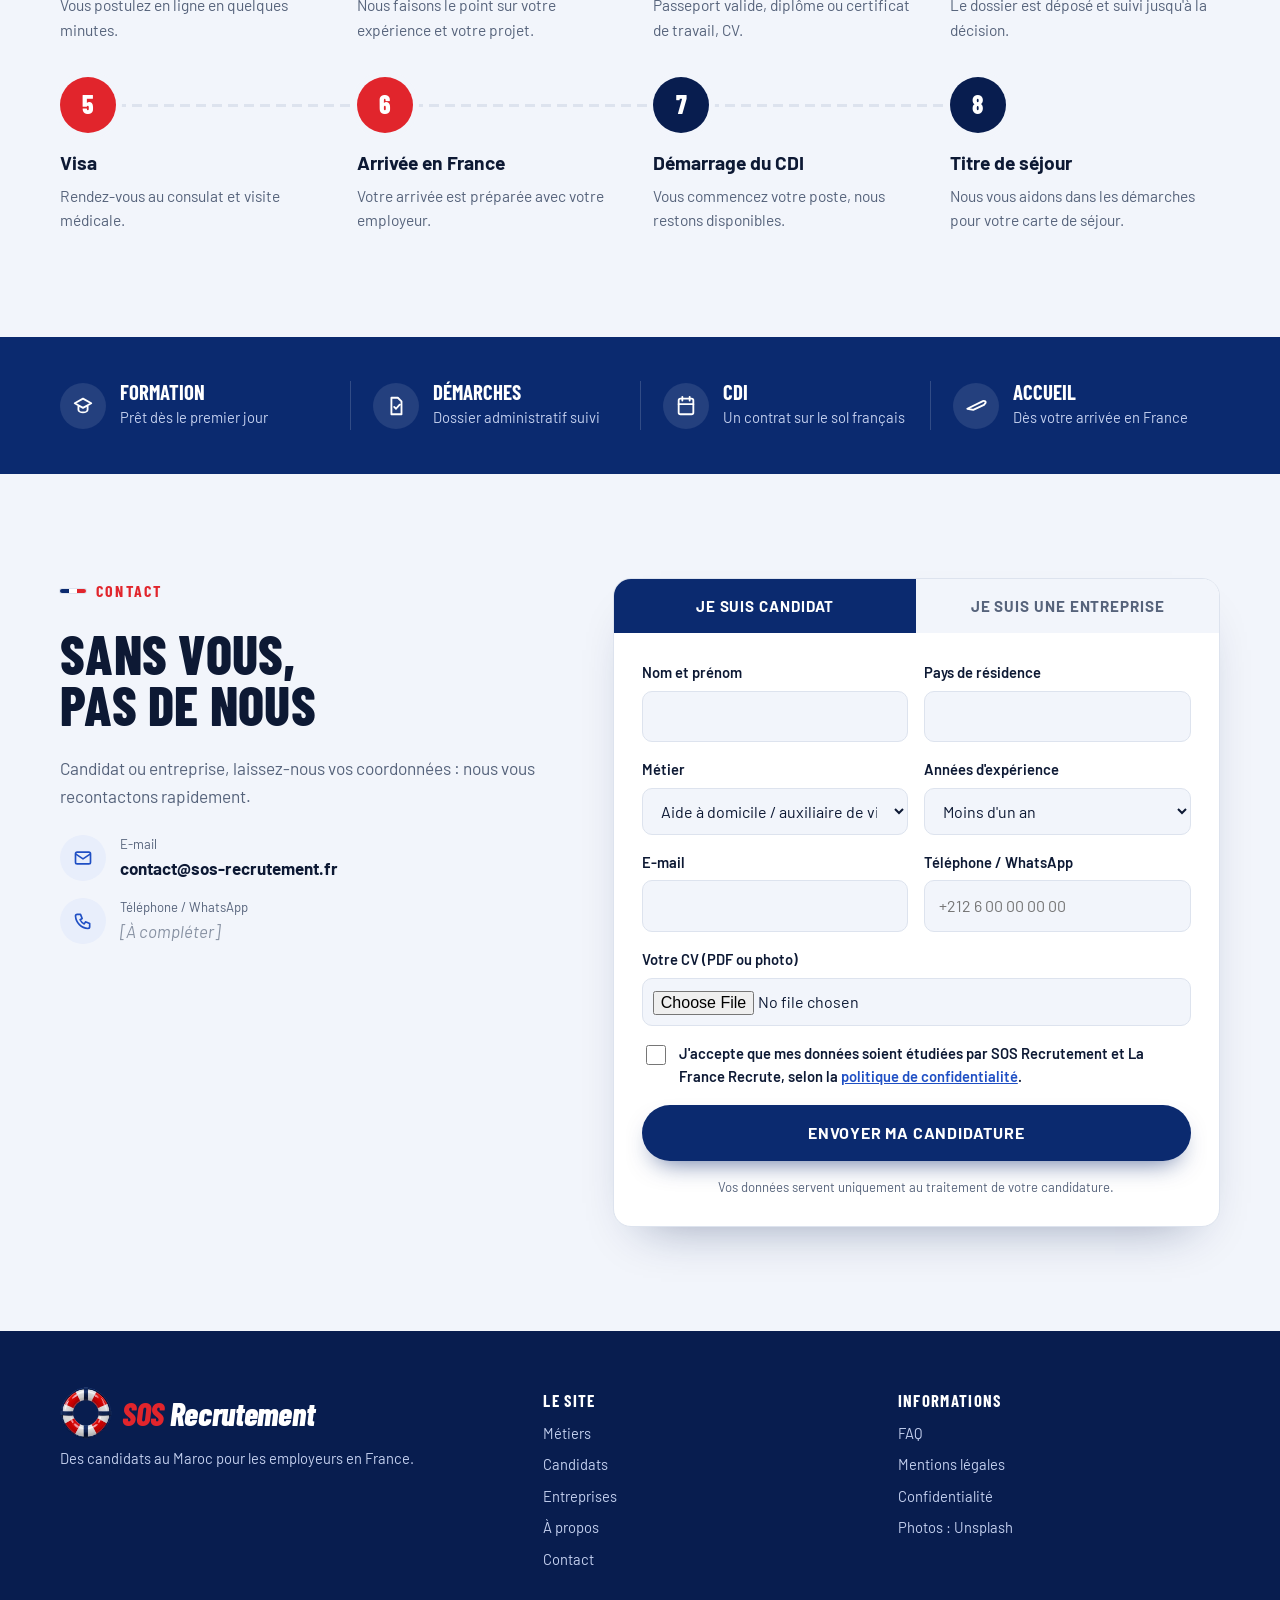
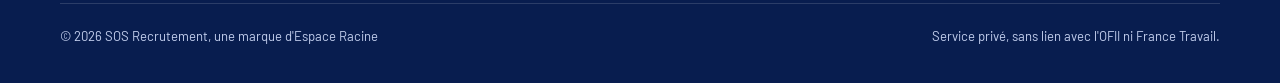
<file: candidats.html>
<!doctype html>
<html lang="fr">
<head>
<meta charset="utf-8">
<meta name="viewport" content="width=device-width, initial-scale=1, viewport-fit=cover">
<title>Travailler en France – Candidats – SOS Recrutement</title>
<meta name="description" content="Formation, démarches administratives, accueil à l'arrivée et CDI : SOS Recrutement vous accompagne de votre CV jusqu'à votre installation en France.">
<meta name="theme-color" content="#0b2a6f">
<link rel="icon" href="img/favicon.png" type="image/png">
<link rel="apple-touch-icon" href="img/apple-touch-icon.png">
<meta property="og:type" content="website">
<meta property="og:locale" content="fr_FR">
<meta property="og:site_name" content="SOS Recrutement">
<meta property="og:title" content="Travailler en France – Candidats – SOS Recrutement">
<meta property="og:description" content="Formation, démarches administratives, accueil à l'arrivée et CDI : SOS Recrutement vous accompagne de votre CV jusqu'à votre installation en France.">
<meta property="og:image" content="img/partage.jpg">
<meta name="twitter:card" content="summary_large_image">
<link rel="preconnect" href="https://fonts.googleapis.com">
<link rel="preconnect" href="https://fonts.gstatic.com" crossorigin>
<link rel="stylesheet" href="https://fonts.googleapis.com/css2?family=Barlow+Condensed:ital,wght@0,600;0,700;0,800;1,800&family=Barlow:wght@400;500;600;700&display=swap">
<link rel="stylesheet" href="assets/style.css">
</head>
<body>
<header class="nav">
  <div class="tricolore" aria-hidden="true"><i></i><i></i><i></i></div>
  <div class="wrap">
    <a class="logo" href="index.html" aria-label="SOS Recrutement, accueil">
      <img src="img/bouee.webp" width="44" height="44" alt="">
      <span class="logo-word"><span>SOS</span> Recrutement</span>
    </a>
    <button class="menu-btn" type="button" aria-expanded="false" aria-controls="menu">Menu</button>
    <nav class="nav-links" id="menu" aria-label="Navigation principale">
      <a href="index.html">Accueil</a>
      <a href="offres.html">Métiers</a>
      <a href="candidats.html" aria-current="page">Candidats</a>
      <a href="entreprises.html">Entreprises</a>
      <a href="a-propos.html">À propos</a>
      <a href="faq.html">FAQ</a>
      <a class="btn btn-red" href="contact.html">Contact</a>
    </nav>
  </div>
</header>

<main>
  <section class="page-banner">
    <img class="hero-bg" src="img/eiffel.webp" alt="">
    <div class="wrap">
      <nav class="crumbs" aria-label="Fil d'Ariane"><a href="index.html">Accueil</a><span aria-hidden="true">›</span><span>Candidats</span></nav>
      <span class="kicker">Candidats</span>
      <h1>Travaillez <span class="red">en France</span></h1>
      <p class="lead">Un CDI sur le sol français, une formation, un accompagnement à chaque étape et un accueil dès votre arrivée.</p>
    </div>
  </section>

  <section class="section alt" id="candidats" aria-labelledby="candidats-titre">
    <div class="wrap split">
      <div class="photo-frame reveal"><img src="img/arrivee.webp" alt="Deux voyageurs avec leurs bagages dans un aéroport" loading="lazy"></div>
      <div class="reveal">
        <div class="head" style="margin-bottom:0">
          <span class="kicker">Candidats</span>
          <h2 id="candidats-titre">On vous prend en charge dès votre arrivée</h2>
          <p>Partir travailler dans un autre pays, ça se prépare. Nous restons à vos côtés avant, pendant et après votre arrivée.</p>
        </div>
        <div class="welcome">
          <div class="welcome-item"><span class="num"><svg viewBox="0 0 24 24" aria-hidden="true"><path d="M3 16h18M5 16l2-6h10l2 6M7 19a1 1 0 1 0 0-2M17 19a1 1 0 1 0 0-2" fill="none" stroke="currentColor" stroke-width="2" stroke-linecap="round" stroke-linejoin="round"/></svg></span><div><h3>Préparation de l'arrivée</h3><p>Nous préparons votre arrivée avec votre employeur.</p></div></div>
          <div class="welcome-item"><span class="num"><svg viewBox="0 0 24 24" aria-hidden="true"><path d="M7 3h7l4 4v14H7z M10 13l2 2 4-4.5" fill="none" stroke="currentColor" stroke-width="2" stroke-linejoin="round" stroke-linecap="round"/></svg></span><div><h3>Démarches administratives</h3><p>Autorisation de travail, visa, titre de séjour : nous suivons votre dossier avec vous.</p></div></div>
          <div class="welcome-item"><span class="num"><svg viewBox="0 0 24 24" aria-hidden="true"><path d="M12 20s-7-4.2-7-9.5A4 4 0 0 1 12 8a4 4 0 0 1 7 2.5C19 15.8 12 20 12 20z" fill="none" stroke="currentColor" stroke-width="2" stroke-linejoin="round"/></svg></span><div><h3>Intégration dans l'entreprise</h3><p>Nous vous accompagnons au démarrage de votre contrat pour que tout se passe bien.</p></div></div>
        </div>
      </div>
    </div>
  </section>
  <section class="section alt" id="parcours" aria-labelledby="parcours-titre">
    <div class="wrap">
      <div class="head center reveal">
        <span class="kicker">Votre parcours</span>
        <h2 id="parcours-titre">De votre CV à votre CDI en France</h2>
      </div>
      <ol class="journey">
        <li class="reveal"><h3>Envoi de votre CV</h3><p>Vous postulez en ligne en quelques minutes.</p></li>
        <li class="reveal"><h3>Échange avec nos recruteurs</h3><p>Nous faisons le point sur votre expérience et votre projet.</p></li>
        <li class="reveal"><h3>Constitution du dossier</h3><p>Passeport valide, diplôme ou certificat de travail, CV.</p></li>
        <li class="reveal"><h3>Autorisation de travail</h3><p>Le dossier est déposé et suivi jusqu'à la décision.</p></li>
        <li class="reveal"><h3>Visa</h3><p>Rendez-vous au consulat et visite médicale.</p></li>
        <li class="reveal"><h3>Arrivée en France</h3><p>Votre arrivée est préparée avec votre employeur.</p></li>
        <li class="reveal"><h3>Démarrage du CDI</h3><p>Vous commencez votre poste, nous restons disponibles.</p></li>
        <li class="reveal"><h3>Titre de séjour</h3><p>Nous vous aidons dans les démarches pour votre carte de séjour.</p></li>
      </ol>
    </div>
  </section>

  <section class="promise-band" aria-label="Notre accompagnement">
    <div class="wrap">
      <div class="promise"><span class="ic"><svg viewBox="0 0 24 24" aria-hidden="true"><path d="M3 9l9-5 9 5-9 5z M7 11.5V16c0 1.5 2.2 3 5 3s5-1.5 5-3v-4.5" fill="none" stroke="currentColor" stroke-width="2" stroke-linejoin="round"/></svg></span><div><b>Formation</b><span>Prêt dès le premier jour</span></div></div>
      <div class="promise"><span class="ic"><svg viewBox="0 0 24 24" aria-hidden="true"><path d="M7 3h7l4 4v14H7z M10 13l2 2 4-4.5" fill="none" stroke="currentColor" stroke-width="2" stroke-linejoin="round" stroke-linecap="round"/></svg></span><div><b>Démarches</b><span>Dossier administratif suivi</span></div></div>
      <div class="promise"><span class="ic"><svg viewBox="0 0 24 24" aria-hidden="true"><rect x="4" y="4" width="16" height="17" rx="2" fill="none" stroke="currentColor" stroke-width="2"/><path d="M8 2v4M16 2v4M4 10h16" stroke="currentColor" stroke-width="2" stroke-linecap="round"/></svg></span><div><b>CDI</b><span>Un contrat sur le sol français</span></div></div>
      <div class="promise"><span class="ic"><svg viewBox="0 0 24 24" aria-hidden="true"><path d="M2.5 15l17-8.3c1.9-.9 3.7.7 2.7 2.2l-1.5 1.8L9 16.3z" fill="none" stroke="currentColor" stroke-width="2" stroke-linejoin="round"/></svg></span><div><b>Accueil</b><span>Dès votre arrivée en France</span></div></div>
    </div>
  </section>

  <section class="section alt contact" id="contact" aria-labelledby="contact-titre">
    <div class="wrap">
      <div class="contact-info reveal">
        <span class="kicker">Contact</span>
        <h2 id="contact-titre">Sans vous, pas de nous</h2>
        <p>Candidat ou entreprise, laissez-nous vos coordonnées : nous vous recontactons rapidement.</p>
        <dl class="contact-list">
          <div><span class="ic"><svg viewBox="0 0 24 24" aria-hidden="true"><rect x="3" y="5" width="18" height="14" rx="2" fill="none" stroke="currentColor" stroke-width="2"/><path d="M3 7l9 6 9-6" fill="none" stroke="currentColor" stroke-width="2" stroke-linejoin="round"/></svg></span><div><dt>E-mail</dt><dd>contact@sos-recrutement.fr</dd></div></div>
          <div><span class="ic"><svg viewBox="0 0 24 24" aria-hidden="true"><path d="M5 4h4l2 5-2.5 1.5a11 11 0 0 0 5 5L15 13l5 2v4a2 2 0 0 1-2 2A16 16 0 0 1 3 6a2 2 0 0 1 2-2z" fill="none" stroke="currentColor" stroke-width="2" stroke-linejoin="round"/></svg></span><div><dt>Téléphone / WhatsApp</dt><dd><span class="todo">[À compléter]</span></dd></div></div>
          
        </dl>
      </div>
      <div class="form-card reveal" data-tab="cand">
        <div class="tabs" role="tablist" aria-label="Type de demande">
          <button type="button" role="tab" id="tab-cand" aria-selected="true" aria-controls="form-candidat">Je suis candidat</button>
          <button type="button" role="tab" id="tab-ent" class="t-ent" aria-selected="false" aria-controls="form-entreprise">Je suis une entreprise</button>
        </div>
        <form id="form-candidat" name="candidat" method="POST" action="/merci.html" data-netlify="true" data-netlify-honeypot="bot-field" enctype="multipart/form-data" role="tabpanel" aria-labelledby="tab-cand">
          <input type="hidden" name="form-name" value="candidat">
          <p class="hp"><label>Ne pas remplir <input name="bot-field"></label></p>
          <div class="row">
            <div class="field"><label for="c-nom">Nom et prénom</label><input id="c-nom" name="nom" required></div>
            <div class="field"><label for="c-pays">Pays de résidence</label><input id="c-pays" name="pays" required></div>
          </div>
          <div class="row">
            <div class="field"><label for="c-metier">Métier</label>
              <select id="c-metier" name="metier"><option>Aide à domicile / auxiliaire de vie</option><option>Aide-soignant·e / infirmier·ère</option><option>Cuisine / boucherie</option><option>Hôtellerie</option><option>Chauffeur PL / SPL / autocar</option><option>Mécanicien / carrossier</option><option>Saisonnier agricole</option><option>Autre</option></select></div>
            <div class="field"><label for="c-exp">Années d'expérience</label>
              <select id="c-exp" name="experience"><option>Moins d'un an</option><option>1 à 2 ans</option><option>3 à 5 ans</option><option>Plus de 5 ans</option></select></div>
          </div>
          <div class="row">
            <div class="field"><label for="c-email">E-mail</label><input id="c-email" name="email" type="email" required></div>
            <div class="field"><label for="c-tel">Téléphone / WhatsApp</label><input id="c-tel" name="telephone" type="tel" placeholder="+212 6 00 00 00 00"></div>
          </div>
          <div class="field"><label for="c-cv">Votre CV (PDF ou photo)</label><input id="c-cv" name="cv" type="file" accept=".pdf,.doc,.docx,image/*"></div>
          <label class="check"><input type="checkbox" name="accord" required><span>J'accepte que mes données soient étudiées par SOS Recrutement et La France Recrute, selon la <a href="confidentialite.html">politique de confidentialité</a>.</span></label>
          <button class="btn btn-navy" type="submit">Envoyer ma candidature</button>
          <p class="form-note">Vos données servent uniquement au traitement de votre candidature.</p>
          <p class="form-msg" role="status" hidden></p>
        </form>
        <form id="form-entreprise" name="entreprise" method="POST" action="/merci.html" data-netlify="true" data-netlify-honeypot="bot-field" role="tabpanel" aria-labelledby="tab-ent" hidden>
          <input type="hidden" name="form-name" value="entreprise">
          <p class="hp"><label>Ne pas remplir <input name="bot-field"></label></p>
          <div class="row">
            <div class="field"><label for="e-societe">Entreprise</label><input id="e-societe" name="entreprise" required></div>
            <div class="field"><label for="e-ville">Ville / département</label><input id="e-ville" name="ville" required></div>
          </div>
          <div class="row">
            <div class="field"><label for="e-secteur">Secteur</label>
              <select id="e-secteur" name="secteur"><option>Service à la personne</option><option>Médical</option><option>Restauration</option><option>Hôtellerie</option><option>Transport</option><option>Automobile</option><option>Agriculture / saisonnier</option><option>Autre</option></select></div>
            <div class="field"><label for="e-postes">Postes à pourvoir</label>
              <select id="e-postes" name="postes"><option>1</option><option>2 à 5</option><option>6 à 20</option><option>Plus de 20</option></select></div>
          </div>
          <div class="row">
            <div class="field"><label for="e-email">E-mail professionnel</label><input id="e-email" name="email" type="email" required></div>
            <div class="field"><label for="e-tel">Téléphone</label><input id="e-tel" name="telephone" type="tel"></div>
          </div>
          <div class="field"><label for="e-msg">Votre besoin</label><textarea id="e-msg" name="message" placeholder="Postes, profils recherchés, date de démarrage…"></textarea></div>
          <button class="btn btn-red" type="submit">Envoyer ma demande</button>
          <p class="form-note">Vos données servent uniquement à répondre à votre demande.</p>
          <p class="form-msg" role="status" hidden></p>
        </form>
      </div>
    </div>
  </section>
</main>

<footer>
  <div class="wrap">
    <div>
      <a class="logo" href="index.html" aria-label="SOS Recrutement, accueil">
        <img src="img/bouee.webp" width="44" height="44" alt="">
        <span class="logo-word"><span>SOS</span> Recrutement</span>
      </a>
      <p>Des candidats au Maroc pour les employeurs en France.</p>
    </div>
    <div>
      <strong>Le site</strong>
      <a href="offres.html">Métiers</a>
      <a href="candidats.html">Candidats</a>
      <a href="entreprises.html">Entreprises</a>
      <a href="a-propos.html">À propos</a>
      <a href="contact.html">Contact</a>
    </div>
    <div>
      <strong>Informations</strong>
      <a href="faq.html">FAQ</a>
      <a href="mentions-legales.html">Mentions légales</a>
      <a href="confidentialite.html">Confidentialité</a>
      <span>Photos : Unsplash</span>
    </div>
    <p class="legal"><span>© 2026 SOS Recrutement, une marque d'Espace Racine</span><span>Service privé, sans lien avec l'OFII ni France Travail.</span></p>
  </div>
</footer>

<script src="assets/main.js" defer></script>
</body>
</html>
</file>
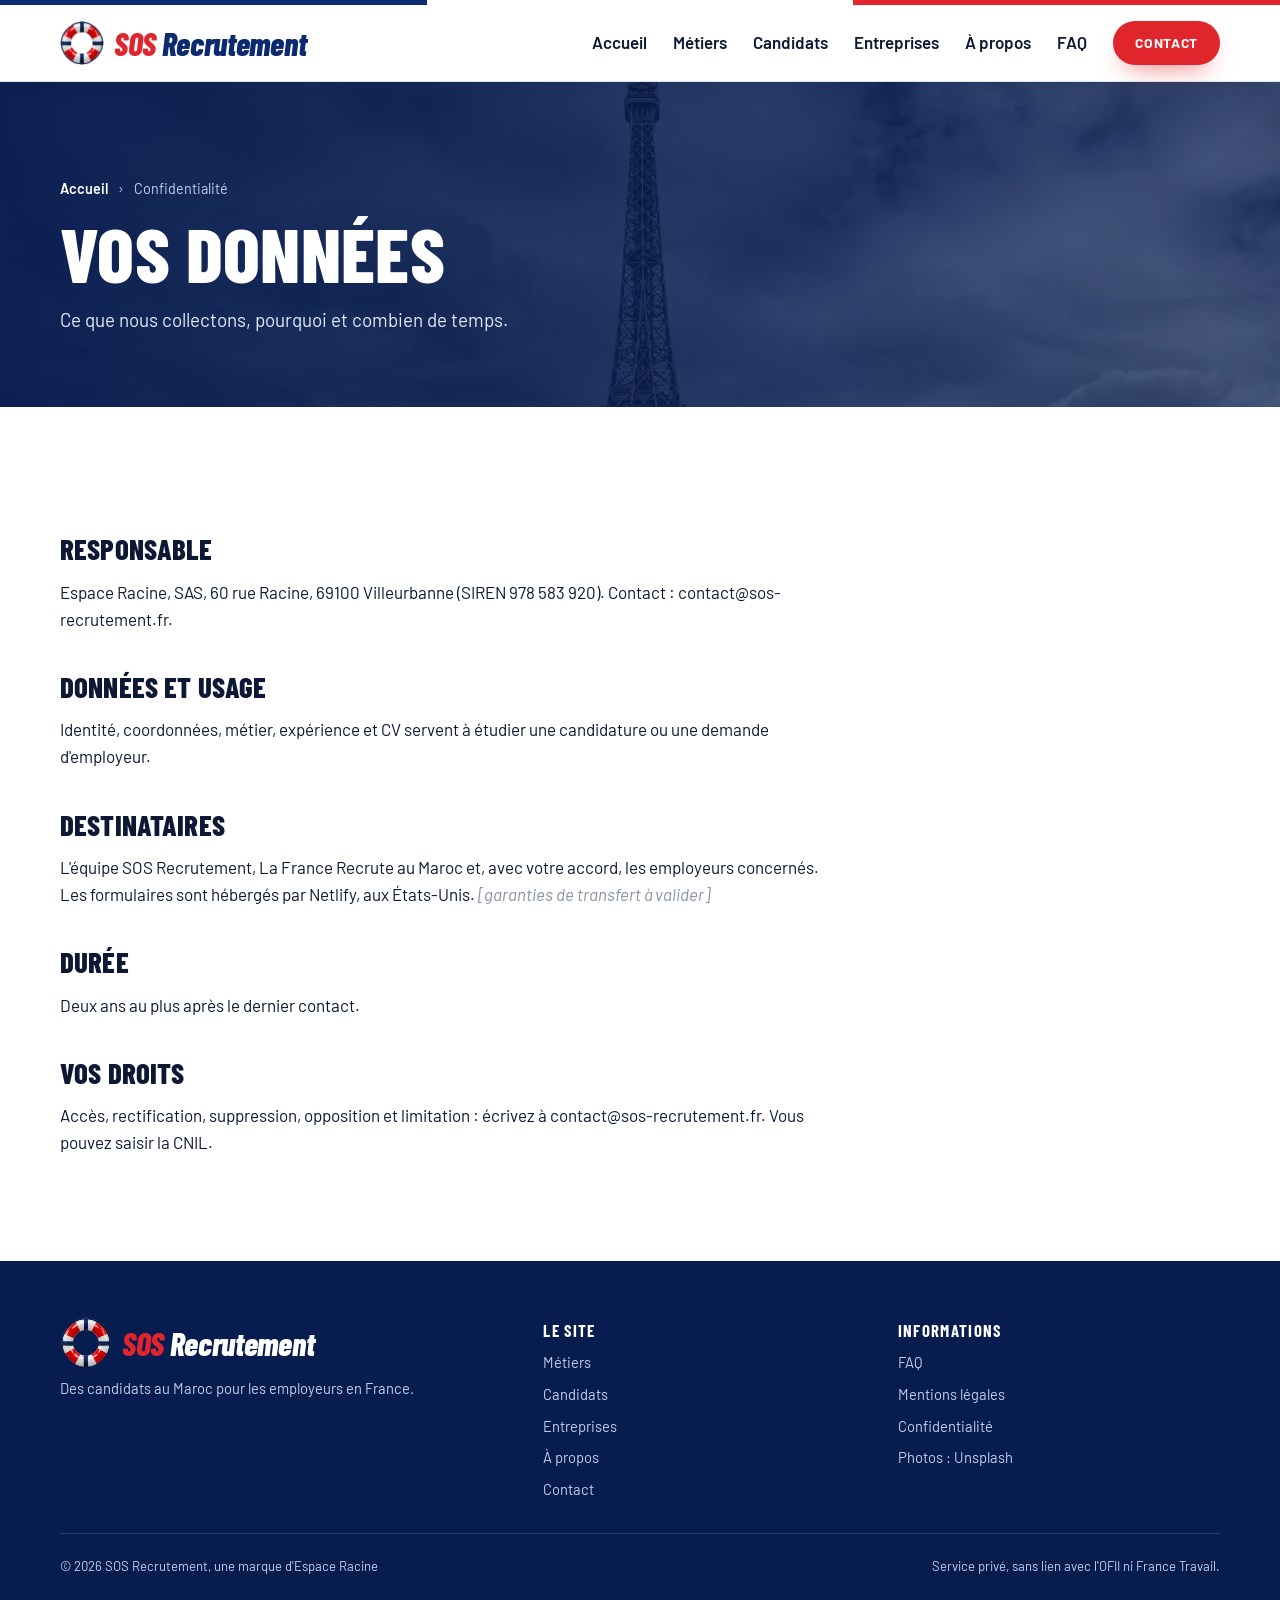
<file: confidentialite.html>
<!doctype html>
<html lang="fr">
<head>
<meta charset="utf-8">
<meta name="viewport" content="width=device-width, initial-scale=1, viewport-fit=cover">
<title>Confidentialité – SOS Recrutement</title>
<meta name="description" content="SOS Recrutement, cabinet de recrutement international : transparence, bienveillance et relation gagnant-gagnant entre candidats et entreprises.">
<meta name="theme-color" content="#0b2a6f">
<link rel="icon" href="img/favicon.png" type="image/png">
<link rel="apple-touch-icon" href="img/apple-touch-icon.png">
<meta property="og:type" content="website">
<meta property="og:locale" content="fr_FR">
<meta property="og:site_name" content="SOS Recrutement">
<meta property="og:title" content="Confidentialité – SOS Recrutement">
<meta property="og:description" content="SOS Recrutement, cabinet de recrutement international : transparence, bienveillance et relation gagnant-gagnant entre candidats et entreprises.">
<meta property="og:image" content="img/partage.jpg">
<meta name="twitter:card" content="summary_large_image">
<link rel="preconnect" href="https://fonts.googleapis.com">
<link rel="preconnect" href="https://fonts.gstatic.com" crossorigin>
<link rel="stylesheet" href="https://fonts.googleapis.com/css2?family=Barlow+Condensed:ital,wght@0,600;0,700;0,800;1,800&family=Barlow:wght@400;500;600;700&display=swap">
<link rel="stylesheet" href="assets/style.css">
</head>
<body>
<header class="nav">
  <div class="tricolore" aria-hidden="true"><i></i><i></i><i></i></div>
  <div class="wrap">
    <a class="logo" href="index.html" aria-label="SOS Recrutement, accueil">
      <img src="img/bouee.webp" width="44" height="44" alt="">
      <span class="logo-word"><span>SOS</span> Recrutement</span>
    </a>
    <button class="menu-btn" type="button" aria-expanded="false" aria-controls="menu">Menu</button>
    <nav class="nav-links" id="menu" aria-label="Navigation principale">
      <a href="index.html">Accueil</a>
      <a href="offres.html">Métiers</a>
      <a href="candidats.html">Candidats</a>
      <a href="entreprises.html">Entreprises</a>
      <a href="a-propos.html">À propos</a>
      <a href="faq.html">FAQ</a>
      <a class="btn btn-red" href="contact.html">Contact</a>
    </nav>
  </div>
</header>

<main>
  <section class="page-banner"><img class="hero-bg" src="img/eiffel.webp" alt=""><div class="wrap"><nav class="crumbs" aria-label="Fil d'Ariane"><a href="index.html">Accueil</a><span aria-hidden="true">›</span><span>Confidentialité</span></nav><h1>Vos données</h1><p class="lead">Ce que nous collectons, pourquoi et combien de temps.</p></div></section>
  <section class="section"><div class="wrap"><div class="prose"><h2>Responsable</h2><p>Espace Racine, SAS, 60 rue Racine, 69100 Villeurbanne (SIREN 978 583 920). Contact : contact@sos-recrutement.fr.</p><h2>Données et usage</h2><p>Identité, coordonnées, métier, expérience et CV servent à étudier une candidature ou une demande d'employeur.</p><h2>Destinataires</h2><p>L'équipe SOS Recrutement, La France Recrute au Maroc et, avec votre accord, les employeurs concernés. Les formulaires sont hébergés par Netlify, aux États-Unis. <span class="todo">[garanties de transfert à valider]</span></p><h2>Durée</h2><p>Deux ans au plus après le dernier contact.</p><h2>Vos droits</h2><p>Accès, rectification, suppression, opposition et limitation : écrivez à contact@sos-recrutement.fr. Vous pouvez saisir la CNIL.</p></div></div></section>
</main>

<footer>
  <div class="wrap">
    <div>
      <a class="logo" href="index.html" aria-label="SOS Recrutement, accueil">
        <img src="img/bouee.webp" width="44" height="44" alt="">
        <span class="logo-word"><span>SOS</span> Recrutement</span>
      </a>
      <p>Des candidats au Maroc pour les employeurs en France.</p>
    </div>
    <div>
      <strong>Le site</strong>
      <a href="offres.html">Métiers</a>
      <a href="candidats.html">Candidats</a>
      <a href="entreprises.html">Entreprises</a>
      <a href="a-propos.html">À propos</a>
      <a href="contact.html">Contact</a>
    </div>
    <div>
      <strong>Informations</strong>
      <a href="faq.html">FAQ</a>
      <a href="mentions-legales.html">Mentions légales</a>
      <a href="confidentialite.html">Confidentialité</a>
      <span>Photos : Unsplash</span>
    </div>
    <p class="legal"><span>© 2026 SOS Recrutement, une marque d'Espace Racine</span><span>Service privé, sans lien avec l'OFII ni France Travail.</span></p>
  </div>
</footer>

<script src="assets/main.js" defer></script>
</body>
</html>
</file>
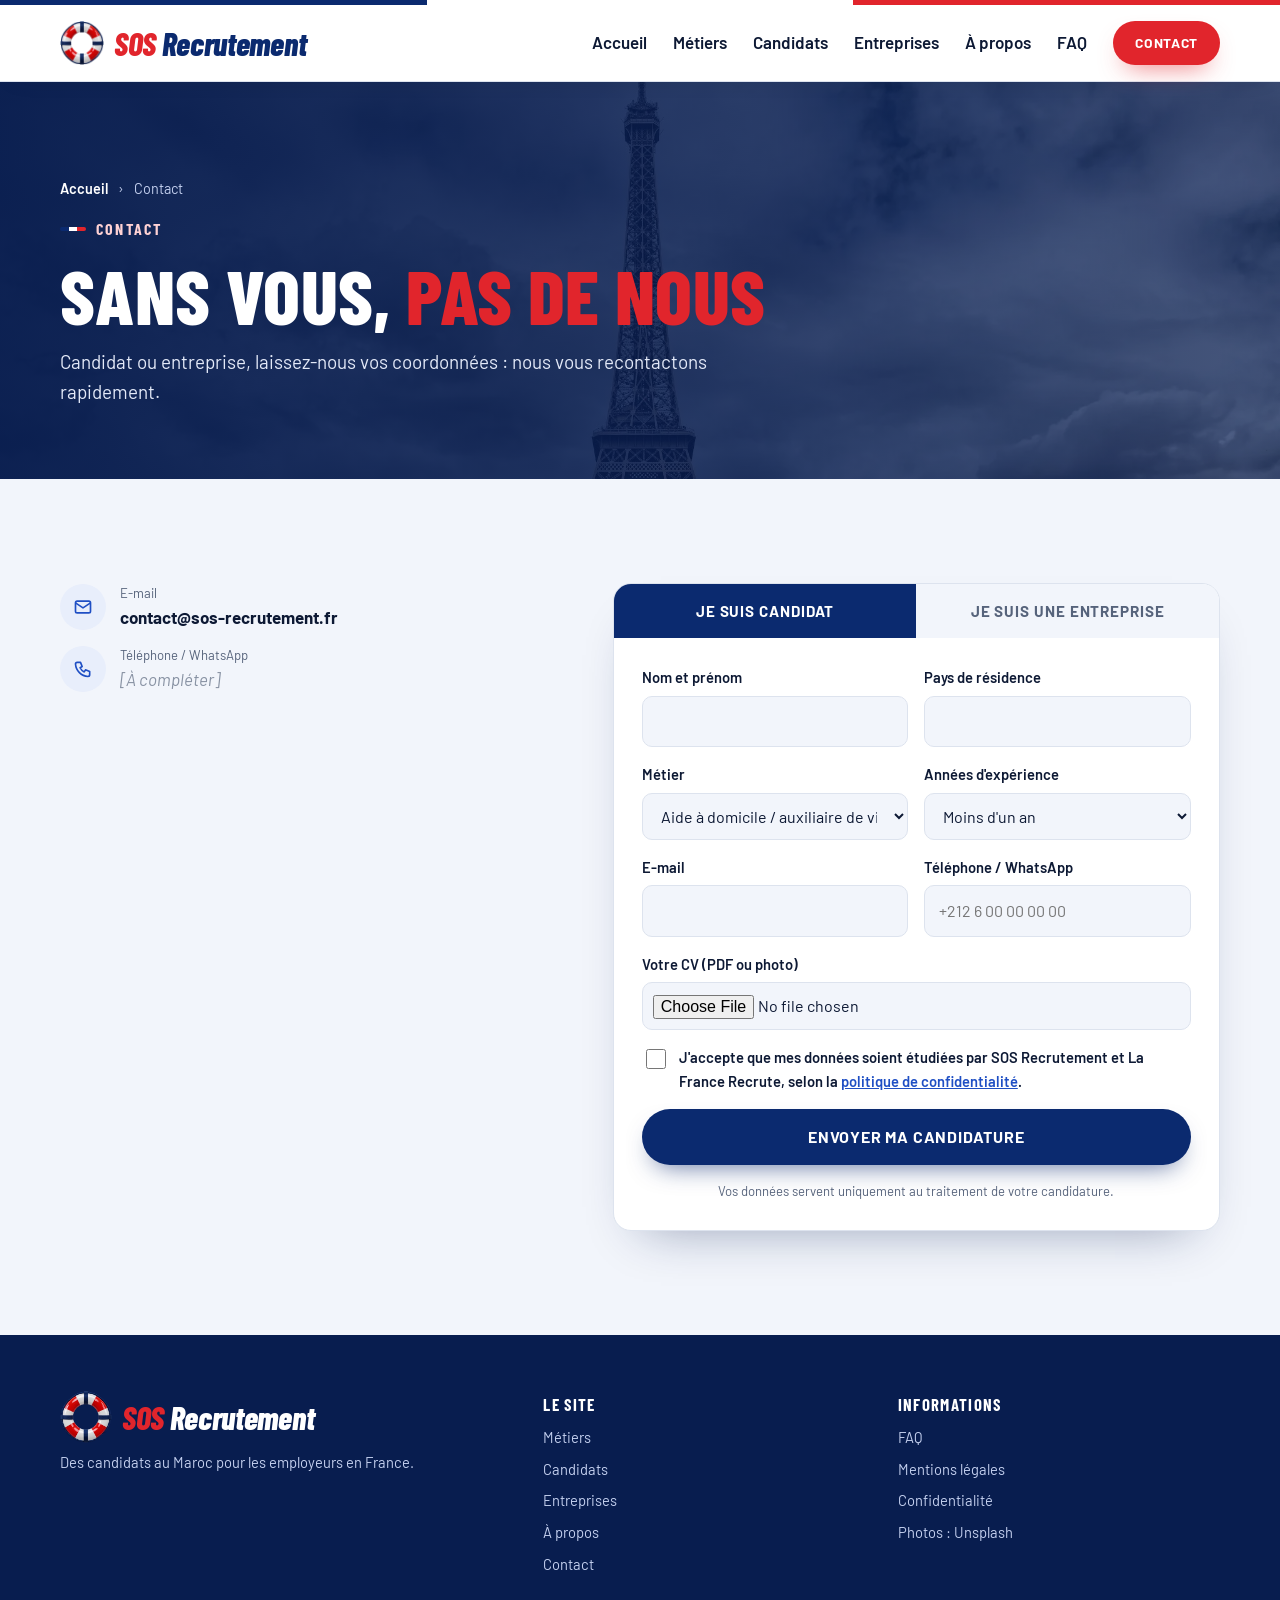
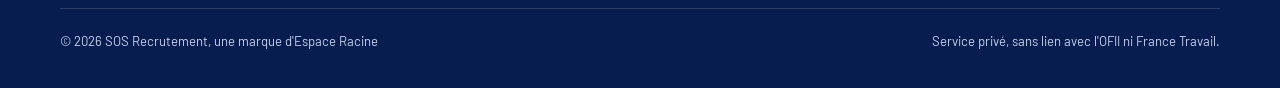
<file: contact.html>
<!doctype html>
<html lang="fr">
<head>
<meta charset="utf-8">
<meta name="viewport" content="width=device-width, initial-scale=1, viewport-fit=cover">
<title>Contact – SOS Recrutement</title>
<meta name="description" content="Candidat ou entreprise : contactez SOS Recrutement pour travailler ou recruter en France.">
<meta name="theme-color" content="#0b2a6f">
<link rel="icon" href="img/favicon.png" type="image/png">
<link rel="apple-touch-icon" href="img/apple-touch-icon.png">
<meta property="og:type" content="website">
<meta property="og:locale" content="fr_FR">
<meta property="og:site_name" content="SOS Recrutement">
<meta property="og:title" content="Contact – SOS Recrutement">
<meta property="og:description" content="Candidat ou entreprise : contactez SOS Recrutement pour travailler ou recruter en France.">
<meta property="og:image" content="img/partage.jpg">
<meta name="twitter:card" content="summary_large_image">
<link rel="preconnect" href="https://fonts.googleapis.com">
<link rel="preconnect" href="https://fonts.gstatic.com" crossorigin>
<link rel="stylesheet" href="https://fonts.googleapis.com/css2?family=Barlow+Condensed:ital,wght@0,600;0,700;0,800;1,800&family=Barlow:wght@400;500;600;700&display=swap">
<link rel="stylesheet" href="assets/style.css">
</head>
<body>
<header class="nav">
  <div class="tricolore" aria-hidden="true"><i></i><i></i><i></i></div>
  <div class="wrap">
    <a class="logo" href="index.html" aria-label="SOS Recrutement, accueil">
      <img src="img/bouee.webp" width="44" height="44" alt="">
      <span class="logo-word"><span>SOS</span> Recrutement</span>
    </a>
    <button class="menu-btn" type="button" aria-expanded="false" aria-controls="menu">Menu</button>
    <nav class="nav-links" id="menu" aria-label="Navigation principale">
      <a href="index.html">Accueil</a>
      <a href="offres.html">Métiers</a>
      <a href="candidats.html">Candidats</a>
      <a href="entreprises.html">Entreprises</a>
      <a href="a-propos.html">À propos</a>
      <a href="faq.html">FAQ</a>
      <a class="btn btn-red" href="contact.html">Contact</a>
    </nav>
  </div>
</header>

<main>
  <section class="page-banner">
    <img class="hero-bg" src="img/eiffel.webp" alt="">
    <div class="wrap">
      <nav class="crumbs" aria-label="Fil d'Ariane"><a href="index.html">Accueil</a><span aria-hidden="true">›</span><span>Contact</span></nav>
      <span class="kicker">Contact</span>
      <h1>Sans vous, <span class="red">pas de nous</span></h1>
      <p class="lead">Candidat ou entreprise, laissez-nous vos coordonnées : nous vous recontactons rapidement.</p>
    </div>
  </section>

  <section class="section alt contact" id="contact" aria-label="Formulaire de contact">
    <div class="wrap">
      <div class="contact-info reveal">
        <dl class="contact-list">
          <div><span class="ic"><svg viewBox="0 0 24 24" aria-hidden="true"><rect x="3" y="5" width="18" height="14" rx="2" fill="none" stroke="currentColor" stroke-width="2"/><path d="M3 7l9 6 9-6" fill="none" stroke="currentColor" stroke-width="2" stroke-linejoin="round"/></svg></span><div><dt>E-mail</dt><dd>contact@sos-recrutement.fr</dd></div></div>
          <div><span class="ic"><svg viewBox="0 0 24 24" aria-hidden="true"><path d="M5 4h4l2 5-2.5 1.5a11 11 0 0 0 5 5L15 13l5 2v4a2 2 0 0 1-2 2A16 16 0 0 1 3 6a2 2 0 0 1 2-2z" fill="none" stroke="currentColor" stroke-width="2" stroke-linejoin="round"/></svg></span><div><dt>Téléphone / WhatsApp</dt><dd><span class="todo">[À compléter]</span></dd></div></div>
          
        </dl>
      </div>
      <div class="form-card reveal">
        <div class="tabs" role="tablist" aria-label="Type de demande">
          <button type="button" role="tab" id="tab-cand" aria-selected="true" aria-controls="form-candidat">Je suis candidat</button>
          <button type="button" role="tab" id="tab-ent" class="t-ent" aria-selected="false" aria-controls="form-entreprise">Je suis une entreprise</button>
        </div>
        <form id="form-candidat" name="candidat" method="POST" action="/merci.html" data-netlify="true" data-netlify-honeypot="bot-field" enctype="multipart/form-data" role="tabpanel" aria-labelledby="tab-cand">
          <input type="hidden" name="form-name" value="candidat">
          <p class="hp"><label>Ne pas remplir <input name="bot-field"></label></p>
          <div class="row">
            <div class="field"><label for="c-nom">Nom et prénom</label><input id="c-nom" name="nom" required></div>
            <div class="field"><label for="c-pays">Pays de résidence</label><input id="c-pays" name="pays" required></div>
          </div>
          <div class="row">
            <div class="field"><label for="c-metier">Métier</label>
              <select id="c-metier" name="metier"><option>Aide à domicile / auxiliaire de vie</option><option>Aide-soignant·e / infirmier·ère</option><option>Cuisine / boucherie</option><option>Hôtellerie</option><option>Chauffeur PL / SPL / autocar</option><option>Mécanicien / carrossier</option><option>Saisonnier agricole</option><option>Autre</option></select></div>
            <div class="field"><label for="c-exp">Années d'expérience</label>
              <select id="c-exp" name="experience"><option>Moins d'un an</option><option>1 à 2 ans</option><option>3 à 5 ans</option><option>Plus de 5 ans</option></select></div>
          </div>
          <div class="row">
            <div class="field"><label for="c-email">E-mail</label><input id="c-email" name="email" type="email" required></div>
            <div class="field"><label for="c-tel">Téléphone / WhatsApp</label><input id="c-tel" name="telephone" type="tel" placeholder="+212 6 00 00 00 00"></div>
          </div>
          <div class="field"><label for="c-cv">Votre CV (PDF ou photo)</label><input id="c-cv" name="cv" type="file" accept=".pdf,.doc,.docx,image/*"></div>
          <label class="check"><input type="checkbox" name="accord" required><span>J'accepte que mes données soient étudiées par SOS Recrutement et La France Recrute, selon la <a href="confidentialite.html">politique de confidentialité</a>.</span></label>
          <button class="btn btn-navy" type="submit">Envoyer ma candidature</button>
          <p class="form-note">Vos données servent uniquement au traitement de votre candidature.</p>
          <p class="form-msg" role="status" hidden></p>
        </form>
        <form id="form-entreprise" name="entreprise" method="POST" action="/merci.html" data-netlify="true" data-netlify-honeypot="bot-field" role="tabpanel" aria-labelledby="tab-ent" hidden>
          <input type="hidden" name="form-name" value="entreprise">
          <p class="hp"><label>Ne pas remplir <input name="bot-field"></label></p>
          <div class="row">
            <div class="field"><label for="e-societe">Entreprise</label><input id="e-societe" name="entreprise" required></div>
            <div class="field"><label for="e-ville">Ville / département</label><input id="e-ville" name="ville" required></div>
          </div>
          <div class="row">
            <div class="field"><label for="e-secteur">Secteur</label>
              <select id="e-secteur" name="secteur"><option>Service à la personne</option><option>Médical</option><option>Restauration</option><option>Hôtellerie</option><option>Transport</option><option>Automobile</option><option>Agriculture / saisonnier</option><option>Autre</option></select></div>
            <div class="field"><label for="e-postes">Postes à pourvoir</label>
              <select id="e-postes" name="postes"><option>1</option><option>2 à 5</option><option>6 à 20</option><option>Plus de 20</option></select></div>
          </div>
          <div class="row">
            <div class="field"><label for="e-email">E-mail professionnel</label><input id="e-email" name="email" type="email" required></div>
            <div class="field"><label for="e-tel">Téléphone</label><input id="e-tel" name="telephone" type="tel"></div>
          </div>
          <div class="field"><label for="e-msg">Votre besoin</label><textarea id="e-msg" name="message" placeholder="Postes, profils recherchés, date de démarrage…"></textarea></div>
          <button class="btn btn-red" type="submit">Envoyer ma demande</button>
          <p class="form-note">Vos données servent uniquement à répondre à votre demande.</p>
          <p class="form-msg" role="status" hidden></p>
        </form>
      </div>
    </div>
  </section>
</main>

<footer>
  <div class="wrap">
    <div>
      <a class="logo" href="index.html" aria-label="SOS Recrutement, accueil">
        <img src="img/bouee.webp" width="44" height="44" alt="">
        <span class="logo-word"><span>SOS</span> Recrutement</span>
      </a>
      <p>Des candidats au Maroc pour les employeurs en France.</p>
    </div>
    <div>
      <strong>Le site</strong>
      <a href="offres.html">Métiers</a>
      <a href="candidats.html">Candidats</a>
      <a href="entreprises.html">Entreprises</a>
      <a href="a-propos.html">À propos</a>
      <a href="contact.html">Contact</a>
    </div>
    <div>
      <strong>Informations</strong>
      <a href="faq.html">FAQ</a>
      <a href="mentions-legales.html">Mentions légales</a>
      <a href="confidentialite.html">Confidentialité</a>
      <span>Photos : Unsplash</span>
    </div>
    <p class="legal"><span>© 2026 SOS Recrutement, une marque d'Espace Racine</span><span>Service privé, sans lien avec l'OFII ni France Travail.</span></p>
  </div>
</footer>

<script src="assets/main.js" defer></script>
</body>
</html>
</file>
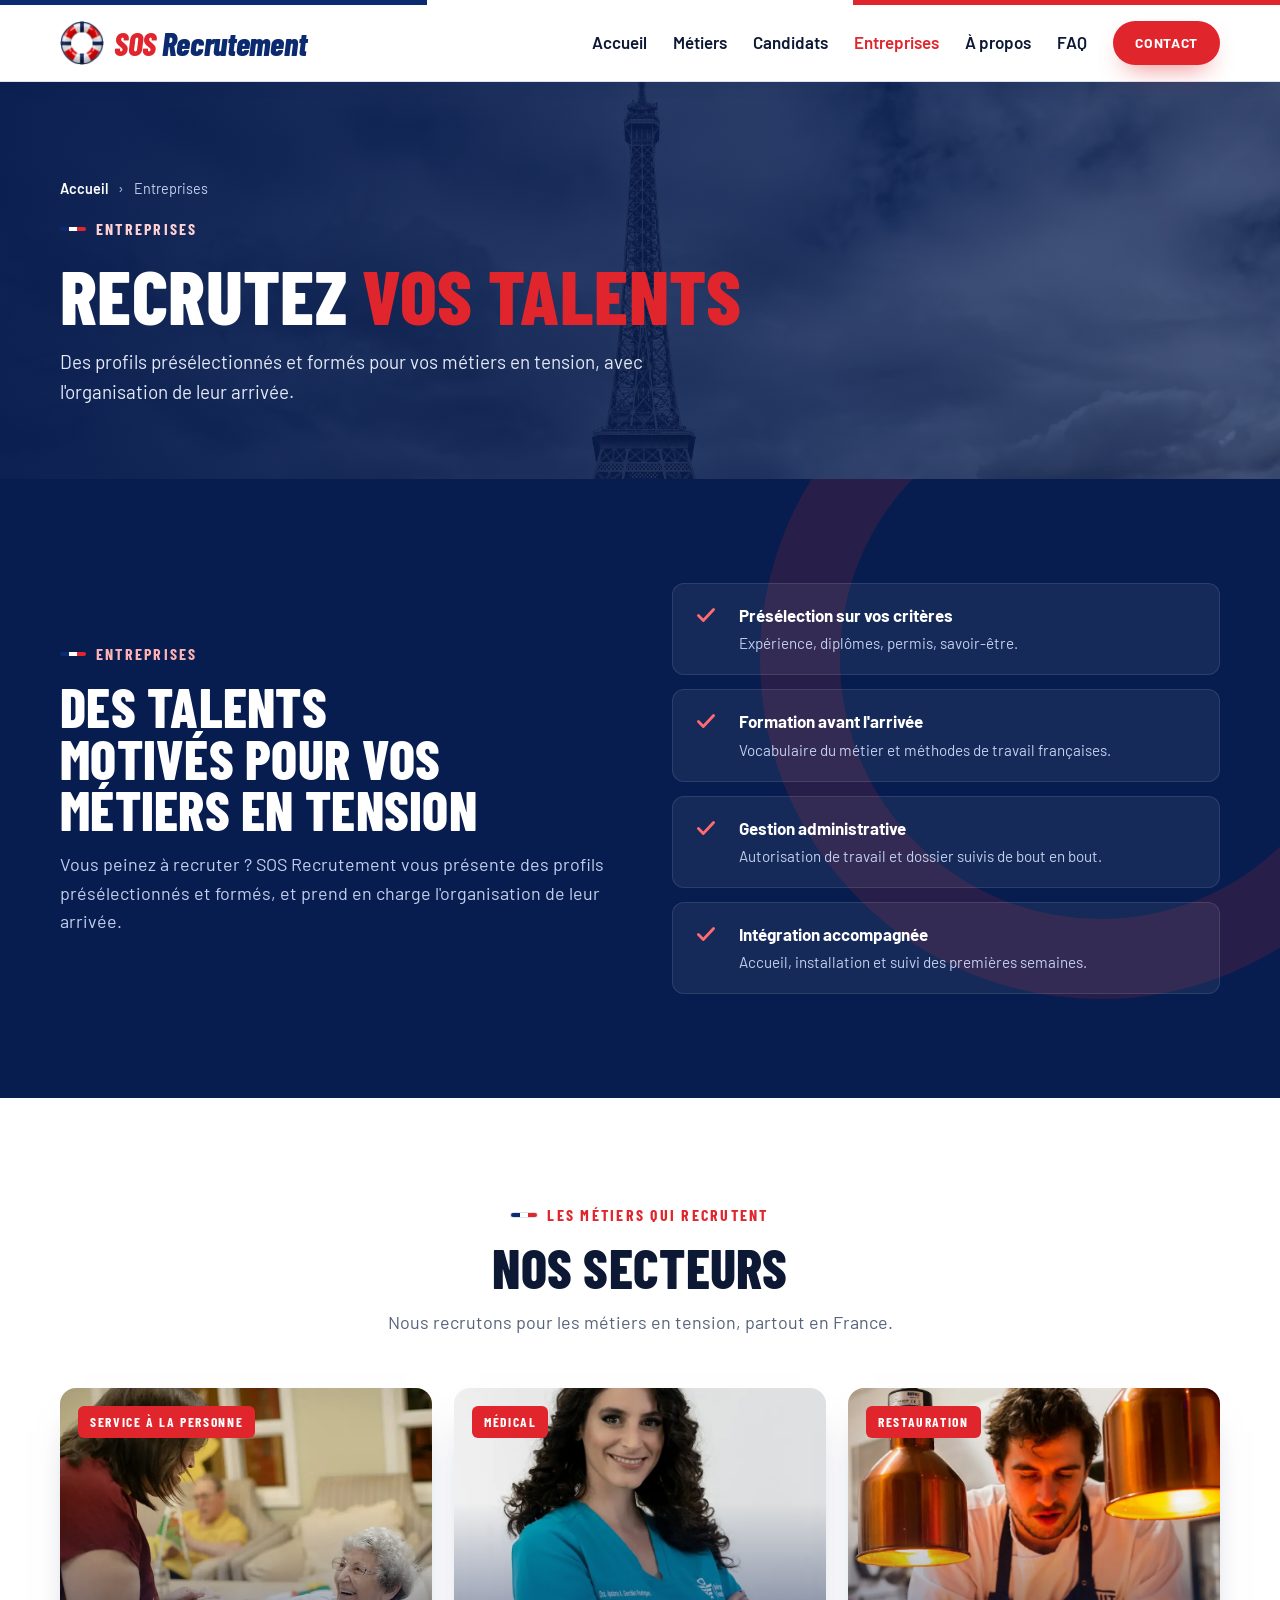
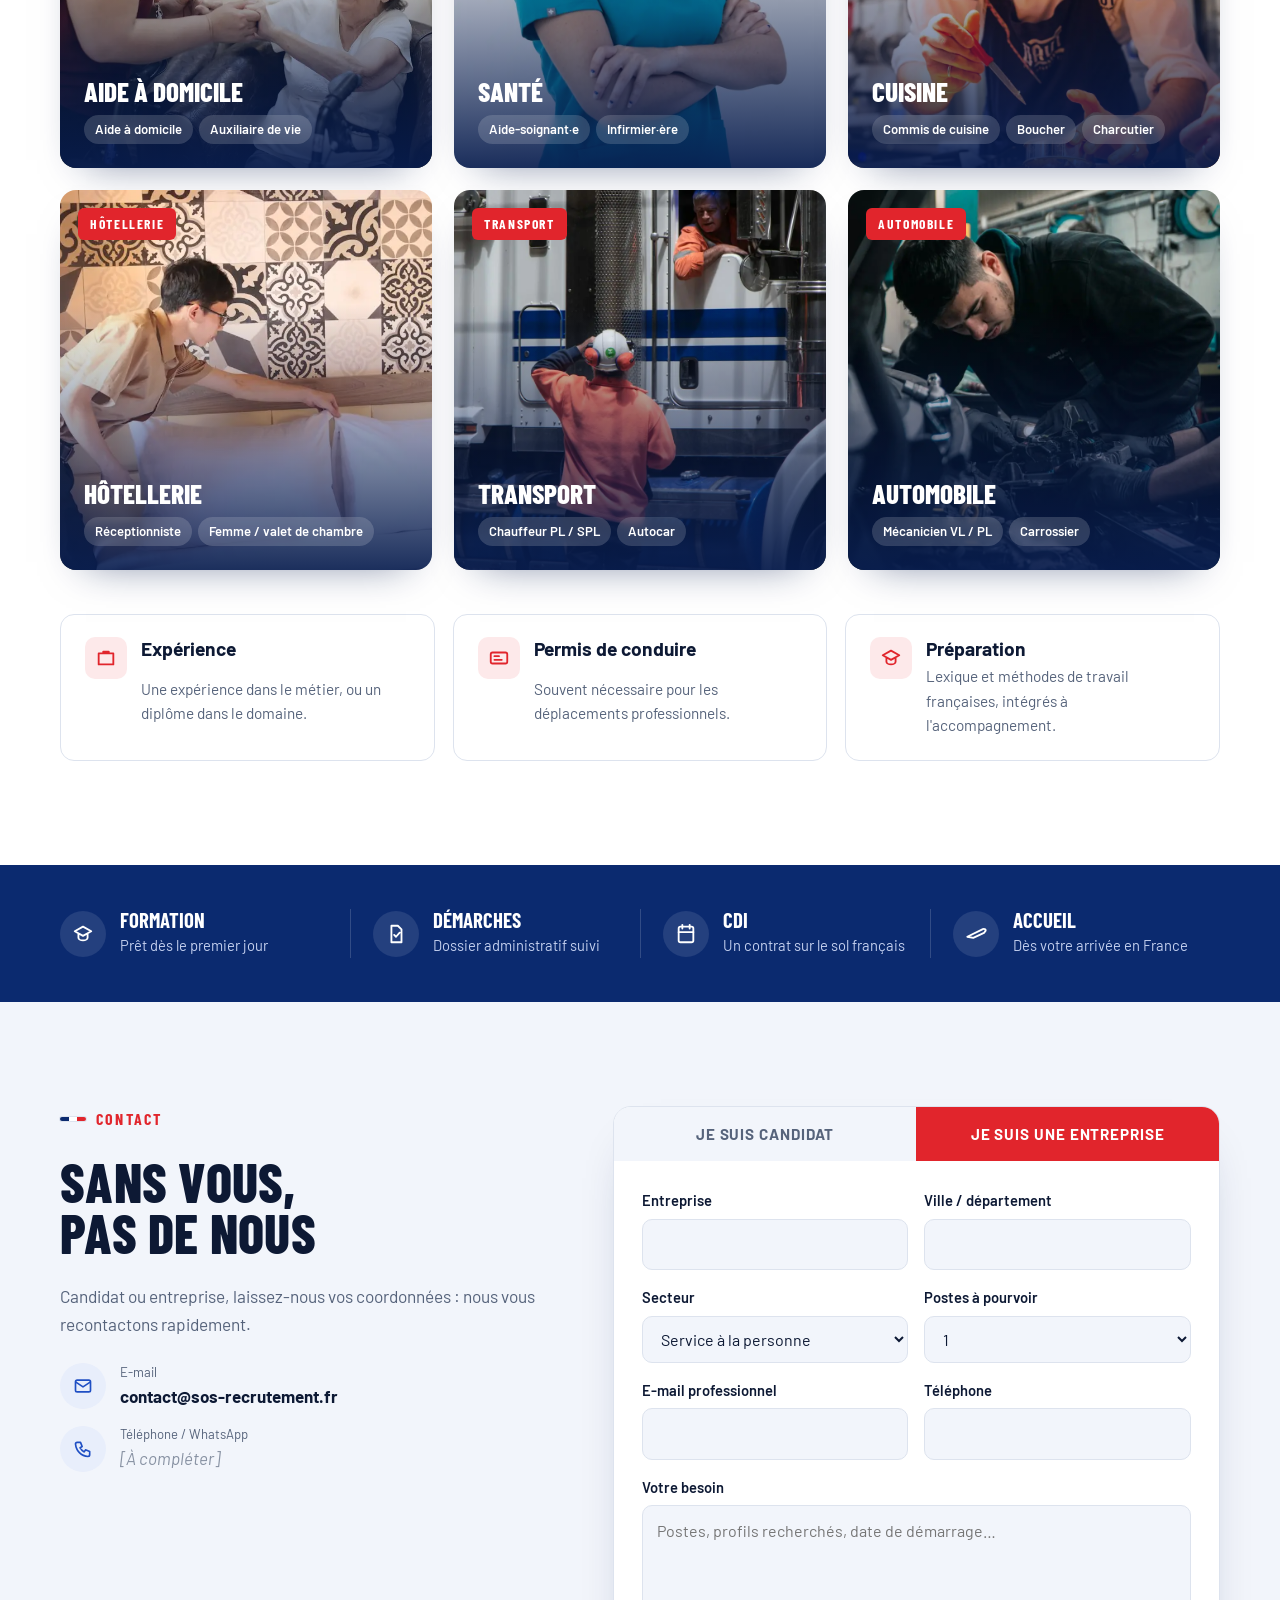
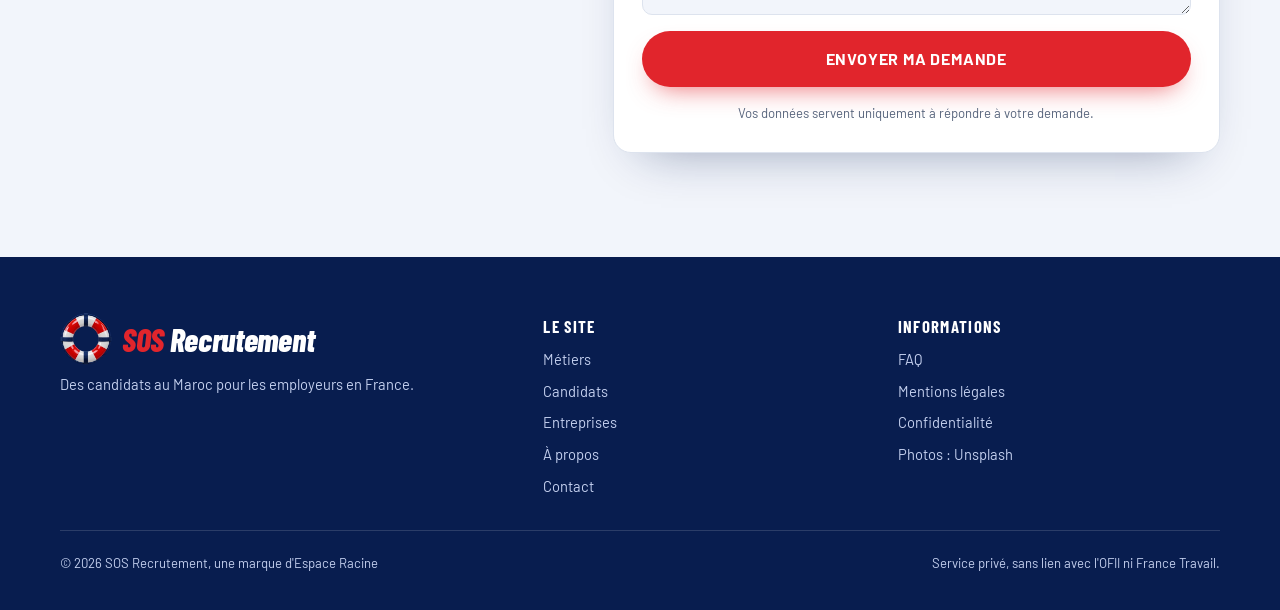
<file: entreprises.html>
<!doctype html>
<html lang="fr">
<head>
<meta charset="utf-8">
<meta name="viewport" content="width=device-width, initial-scale=1, viewport-fit=cover">
<title>Recruter à l'international – Entreprises – SOS Recrutement</title>
<meta name="description" content="Des talents motivés, présélectionnés et formés pour vos métiers en tension, avec la gestion administrative et l'intégration.">
<meta name="theme-color" content="#0b2a6f">
<link rel="icon" href="img/favicon.png" type="image/png">
<link rel="apple-touch-icon" href="img/apple-touch-icon.png">
<meta property="og:type" content="website">
<meta property="og:locale" content="fr_FR">
<meta property="og:site_name" content="SOS Recrutement">
<meta property="og:title" content="Recruter à l'international – Entreprises – SOS Recrutement">
<meta property="og:description" content="Des talents motivés, présélectionnés et formés pour vos métiers en tension, avec la gestion administrative et l'intégration.">
<meta property="og:image" content="img/partage.jpg">
<meta name="twitter:card" content="summary_large_image">
<link rel="preconnect" href="https://fonts.googleapis.com">
<link rel="preconnect" href="https://fonts.gstatic.com" crossorigin>
<link rel="stylesheet" href="https://fonts.googleapis.com/css2?family=Barlow+Condensed:ital,wght@0,600;0,700;0,800;1,800&family=Barlow:wght@400;500;600;700&display=swap">
<link rel="stylesheet" href="assets/style.css">
</head>
<body>
<header class="nav">
  <div class="tricolore" aria-hidden="true"><i></i><i></i><i></i></div>
  <div class="wrap">
    <a class="logo" href="index.html" aria-label="SOS Recrutement, accueil">
      <img src="img/bouee.webp" width="44" height="44" alt="">
      <span class="logo-word"><span>SOS</span> Recrutement</span>
    </a>
    <button class="menu-btn" type="button" aria-expanded="false" aria-controls="menu">Menu</button>
    <nav class="nav-links" id="menu" aria-label="Navigation principale">
      <a href="index.html">Accueil</a>
      <a href="offres.html">Métiers</a>
      <a href="candidats.html">Candidats</a>
      <a href="entreprises.html" aria-current="page">Entreprises</a>
      <a href="a-propos.html">À propos</a>
      <a href="faq.html">FAQ</a>
      <a class="btn btn-red" href="contact.html">Contact</a>
    </nav>
  </div>
</header>

<main>
  <section class="page-banner">
    <img class="hero-bg" src="img/eiffel.webp" alt="">
    <div class="wrap">
      <nav class="crumbs" aria-label="Fil d'Ariane"><a href="index.html">Accueil</a><span aria-hidden="true">›</span><span>Entreprises</span></nav>
      <span class="kicker">Entreprises</span>
      <h1>Recrutez <span class="red">vos talents</span></h1>
      <p class="lead">Des profils présélectionnés et formés pour vos métiers en tension, avec l'organisation de leur arrivée.</p>
    </div>
  </section>

  <section class="section biz" id="entreprises" aria-labelledby="entreprises-titre">
    <div class="wrap">
      <div class="reveal">
        <div class="head" style="margin-bottom:0">
          <span class="kicker">Entreprises</span>
          <h2 id="entreprises-titre">Des talents motivés pour vos métiers en tension</h2>
          <p>Vous peinez à recruter ? SOS Recrutement vous présente des profils présélectionnés et formés, et prend en charge l'organisation de leur arrivée.</p>
        </div>
      </div>
      <ul class="biz-list reveal">
        <li><svg viewBox="0 0 24 24" aria-hidden="true"><path d="M5 12.5l4.5 4.5L19 7" fill="none" stroke="currentColor" stroke-width="2.6" stroke-linecap="round" stroke-linejoin="round"/></svg><div><b>Présélection sur vos critères</b><span>Expérience, diplômes, permis, savoir-être.</span></div></li>
        <li><svg viewBox="0 0 24 24" aria-hidden="true"><path d="M5 12.5l4.5 4.5L19 7" fill="none" stroke="currentColor" stroke-width="2.6" stroke-linecap="round" stroke-linejoin="round"/></svg><div><b>Formation avant l'arrivée</b><span>Vocabulaire du métier et méthodes de travail françaises.</span></div></li>
        <li><svg viewBox="0 0 24 24" aria-hidden="true"><path d="M5 12.5l4.5 4.5L19 7" fill="none" stroke="currentColor" stroke-width="2.6" stroke-linecap="round" stroke-linejoin="round"/></svg><div><b>Gestion administrative</b><span>Autorisation de travail et dossier suivis de bout en bout.</span></div></li>
        <li><svg viewBox="0 0 24 24" aria-hidden="true"><path d="M5 12.5l4.5 4.5L19 7" fill="none" stroke="currentColor" stroke-width="2.6" stroke-linecap="round" stroke-linejoin="round"/></svg><div><b>Intégration accompagnée</b><span>Accueil, installation et suivi des premières semaines.</span></div></li>
      </ul>
    </div>
  </section>

  <section class="section" id="secteurs" aria-labelledby="secteurs-titre">
    <div class="wrap">
      <div class="head center reveal">
        <span class="kicker">Les métiers qui recrutent</span>
        <h2 id="secteurs-titre">Nos secteurs</h2>
        <p>Nous recrutons pour les métiers en tension, partout en France.</p>
      </div>
      <div class="sectors">
        <article class="sector reveal"><img src="img/aide-domicile.webp" alt="Une aide à domicile tient les mains d'une dame âgée" loading="lazy"><span class="sector-tag">Service à la personne</span><div class="sector-body"><h3>Aide à domicile</h3><div class="chips"><span>Aide à domicile</span><span>Auxiliaire de vie</span></div></div></article>
        <article class="sector reveal"><img src="img/medical.webp" alt="Une soignante souriante en tenue médicale" loading="lazy"><span class="sector-tag">Médical</span><div class="sector-body"><h3>Santé</h3><div class="chips"><span>Aide-soignant·e</span><span>Infirmier·ère</span></div></div></article>
        <article class="sector reveal"><img src="img/restauration.webp" alt="Un chef dresse une assiette en cuisine" loading="lazy"><span class="sector-tag">Restauration</span><div class="sector-body"><h3>Cuisine</h3><div class="chips"><span>Commis de cuisine</span><span>Boucher</span><span>Charcutier</span></div></div></article>
        <article class="sector reveal"><img src="img/hotellerie.webp" alt="Un employé d'hôtel prépare un lit" loading="lazy"><span class="sector-tag">Hôtellerie</span><div class="sector-body"><h3>Hôtellerie</h3><div class="chips"><span>Réceptionniste</span><span>Femme / valet de chambre</span></div></div></article>
        <article class="sector reveal"><img src="img/transport.webp" alt="Un chauffeur devant son camion" loading="lazy"><span class="sector-tag">Transport</span><div class="sector-body"><h3>Transport</h3><div class="chips"><span>Chauffeur PL / SPL</span><span>Autocar</span></div></div></article>
        <article class="sector reveal"><img src="img/mecanique.webp" alt="Un mécanicien travaille sur un moteur" loading="lazy"><span class="sector-tag">Automobile</span><div class="sector-body"><h3>Automobile</h3><div class="chips"><span>Mécanicien VL / PL</span><span>Carrossier</span></div></div></article>
      </div>
      <div class="skills">
        <div class="skill reveal"><span class="ic"><svg viewBox="0 0 24 24" aria-hidden="true"><path d="M4 7h16v12H4zM9 7V5h6v2" fill="none" stroke="currentColor" stroke-width="2" stroke-linejoin="round"/></svg></span><div><h3>Expérience</h3><p>Une expérience dans le métier, ou un diplôme dans le domaine.</p></div></div>
        <div class="skill reveal"><span class="ic"><svg viewBox="0 0 24 24" aria-hidden="true"><rect x="3" y="6" width="18" height="12" rx="2" fill="none" stroke="currentColor" stroke-width="2"/><path d="M7 10h5M7 14h8" stroke="currentColor" stroke-width="2" stroke-linecap="round"/></svg></span><div><h3>Permis de conduire</h3><p>Souvent nécessaire pour les déplacements professionnels.</p></div></div>
        <div class="skill reveal"><span class="ic"><svg viewBox="0 0 24 24" aria-hidden="true"><path d="M3 9l9-5 9 5-9 5z M7 11.5V16c0 1.5 2.2 3 5 3s5-1.5 5-3v-4.5" fill="none" stroke="currentColor" stroke-width="2" stroke-linejoin="round"/></svg></span><div><h3>Préparation</h3><p>Lexique et méthodes de travail françaises, intégrés à l'accompagnement.</p></div></div>
      </div>
    </div>
  </section>

  <section class="promise-band" aria-label="Notre accompagnement">
    <div class="wrap">
      <div class="promise"><span class="ic"><svg viewBox="0 0 24 24" aria-hidden="true"><path d="M3 9l9-5 9 5-9 5z M7 11.5V16c0 1.5 2.2 3 5 3s5-1.5 5-3v-4.5" fill="none" stroke="currentColor" stroke-width="2" stroke-linejoin="round"/></svg></span><div><b>Formation</b><span>Prêt dès le premier jour</span></div></div>
      <div class="promise"><span class="ic"><svg viewBox="0 0 24 24" aria-hidden="true"><path d="M7 3h7l4 4v14H7z M10 13l2 2 4-4.5" fill="none" stroke="currentColor" stroke-width="2" stroke-linejoin="round" stroke-linecap="round"/></svg></span><div><b>Démarches</b><span>Dossier administratif suivi</span></div></div>
      <div class="promise"><span class="ic"><svg viewBox="0 0 24 24" aria-hidden="true"><rect x="4" y="4" width="16" height="17" rx="2" fill="none" stroke="currentColor" stroke-width="2"/><path d="M8 2v4M16 2v4M4 10h16" stroke="currentColor" stroke-width="2" stroke-linecap="round"/></svg></span><div><b>CDI</b><span>Un contrat sur le sol français</span></div></div>
      <div class="promise"><span class="ic"><svg viewBox="0 0 24 24" aria-hidden="true"><path d="M2.5 15l17-8.3c1.9-.9 3.7.7 2.7 2.2l-1.5 1.8L9 16.3z" fill="none" stroke="currentColor" stroke-width="2" stroke-linejoin="round"/></svg></span><div><b>Accueil</b><span>Dès votre arrivée en France</span></div></div>
    </div>
  </section>

  <section class="section alt contact" id="contact" aria-labelledby="contact-titre">
    <div class="wrap">
      <div class="contact-info reveal">
        <span class="kicker">Contact</span>
        <h2 id="contact-titre">Sans vous, pas de nous</h2>
        <p>Candidat ou entreprise, laissez-nous vos coordonnées : nous vous recontactons rapidement.</p>
        <dl class="contact-list">
          <div><span class="ic"><svg viewBox="0 0 24 24" aria-hidden="true"><rect x="3" y="5" width="18" height="14" rx="2" fill="none" stroke="currentColor" stroke-width="2"/><path d="M3 7l9 6 9-6" fill="none" stroke="currentColor" stroke-width="2" stroke-linejoin="round"/></svg></span><div><dt>E-mail</dt><dd>contact@sos-recrutement.fr</dd></div></div>
          <div><span class="ic"><svg viewBox="0 0 24 24" aria-hidden="true"><path d="M5 4h4l2 5-2.5 1.5a11 11 0 0 0 5 5L15 13l5 2v4a2 2 0 0 1-2 2A16 16 0 0 1 3 6a2 2 0 0 1 2-2z" fill="none" stroke="currentColor" stroke-width="2" stroke-linejoin="round"/></svg></span><div><dt>Téléphone / WhatsApp</dt><dd><span class="todo">[À compléter]</span></dd></div></div>
          
        </dl>
      </div>
      <div class="form-card reveal" data-tab="ent">
        <div class="tabs" role="tablist" aria-label="Type de demande">
          <button type="button" role="tab" id="tab-cand" aria-selected="true" aria-controls="form-candidat">Je suis candidat</button>
          <button type="button" role="tab" id="tab-ent" class="t-ent" aria-selected="false" aria-controls="form-entreprise">Je suis une entreprise</button>
        </div>
        <form id="form-candidat" name="candidat" method="POST" action="/merci.html" data-netlify="true" data-netlify-honeypot="bot-field" enctype="multipart/form-data" role="tabpanel" aria-labelledby="tab-cand">
          <input type="hidden" name="form-name" value="candidat">
          <p class="hp"><label>Ne pas remplir <input name="bot-field"></label></p>
          <div class="row">
            <div class="field"><label for="c-nom">Nom et prénom</label><input id="c-nom" name="nom" required></div>
            <div class="field"><label for="c-pays">Pays de résidence</label><input id="c-pays" name="pays" required></div>
          </div>
          <div class="row">
            <div class="field"><label for="c-metier">Métier</label>
              <select id="c-metier" name="metier"><option>Aide à domicile / auxiliaire de vie</option><option>Aide-soignant·e / infirmier·ère</option><option>Cuisine / boucherie</option><option>Hôtellerie</option><option>Chauffeur PL / SPL / autocar</option><option>Mécanicien / carrossier</option><option>Saisonnier agricole</option><option>Autre</option></select></div>
            <div class="field"><label for="c-exp">Années d'expérience</label>
              <select id="c-exp" name="experience"><option>Moins d'un an</option><option>1 à 2 ans</option><option>3 à 5 ans</option><option>Plus de 5 ans</option></select></div>
          </div>
          <div class="row">
            <div class="field"><label for="c-email">E-mail</label><input id="c-email" name="email" type="email" required></div>
            <div class="field"><label for="c-tel">Téléphone / WhatsApp</label><input id="c-tel" name="telephone" type="tel" placeholder="+212 6 00 00 00 00"></div>
          </div>
          <div class="field"><label for="c-cv">Votre CV (PDF ou photo)</label><input id="c-cv" name="cv" type="file" accept=".pdf,.doc,.docx,image/*"></div>
          <label class="check"><input type="checkbox" name="accord" required><span>J'accepte que mes données soient étudiées par SOS Recrutement et La France Recrute, selon la <a href="confidentialite.html">politique de confidentialité</a>.</span></label>
          <button class="btn btn-navy" type="submit">Envoyer ma candidature</button>
          <p class="form-note">Vos données servent uniquement au traitement de votre candidature.</p>
          <p class="form-msg" role="status" hidden></p>
        </form>
        <form id="form-entreprise" name="entreprise" method="POST" action="/merci.html" data-netlify="true" data-netlify-honeypot="bot-field" role="tabpanel" aria-labelledby="tab-ent" hidden>
          <input type="hidden" name="form-name" value="entreprise">
          <p class="hp"><label>Ne pas remplir <input name="bot-field"></label></p>
          <div class="row">
            <div class="field"><label for="e-societe">Entreprise</label><input id="e-societe" name="entreprise" required></div>
            <div class="field"><label for="e-ville">Ville / département</label><input id="e-ville" name="ville" required></div>
          </div>
          <div class="row">
            <div class="field"><label for="e-secteur">Secteur</label>
              <select id="e-secteur" name="secteur"><option>Service à la personne</option><option>Médical</option><option>Restauration</option><option>Hôtellerie</option><option>Transport</option><option>Automobile</option><option>Agriculture / saisonnier</option><option>Autre</option></select></div>
            <div class="field"><label for="e-postes">Postes à pourvoir</label>
              <select id="e-postes" name="postes"><option>1</option><option>2 à 5</option><option>6 à 20</option><option>Plus de 20</option></select></div>
          </div>
          <div class="row">
            <div class="field"><label for="e-email">E-mail professionnel</label><input id="e-email" name="email" type="email" required></div>
            <div class="field"><label for="e-tel">Téléphone</label><input id="e-tel" name="telephone" type="tel"></div>
          </div>
          <div class="field"><label for="e-msg">Votre besoin</label><textarea id="e-msg" name="message" placeholder="Postes, profils recherchés, date de démarrage…"></textarea></div>
          <button class="btn btn-red" type="submit">Envoyer ma demande</button>
          <p class="form-note">Vos données servent uniquement à répondre à votre demande.</p>
          <p class="form-msg" role="status" hidden></p>
        </form>
      </div>
    </div>
  </section>
</main>

<footer>
  <div class="wrap">
    <div>
      <a class="logo" href="index.html" aria-label="SOS Recrutement, accueil">
        <img src="img/bouee.webp" width="44" height="44" alt="">
        <span class="logo-word"><span>SOS</span> Recrutement</span>
      </a>
      <p>Des candidats au Maroc pour les employeurs en France.</p>
    </div>
    <div>
      <strong>Le site</strong>
      <a href="offres.html">Métiers</a>
      <a href="candidats.html">Candidats</a>
      <a href="entreprises.html">Entreprises</a>
      <a href="a-propos.html">À propos</a>
      <a href="contact.html">Contact</a>
    </div>
    <div>
      <strong>Informations</strong>
      <a href="faq.html">FAQ</a>
      <a href="mentions-legales.html">Mentions légales</a>
      <a href="confidentialite.html">Confidentialité</a>
      <span>Photos : Unsplash</span>
    </div>
    <p class="legal"><span>© 2026 SOS Recrutement, une marque d'Espace Racine</span><span>Service privé, sans lien avec l'OFII ni France Travail.</span></p>
  </div>
</footer>

<script src="assets/main.js" defer></script>
</body>
</html>
</file>
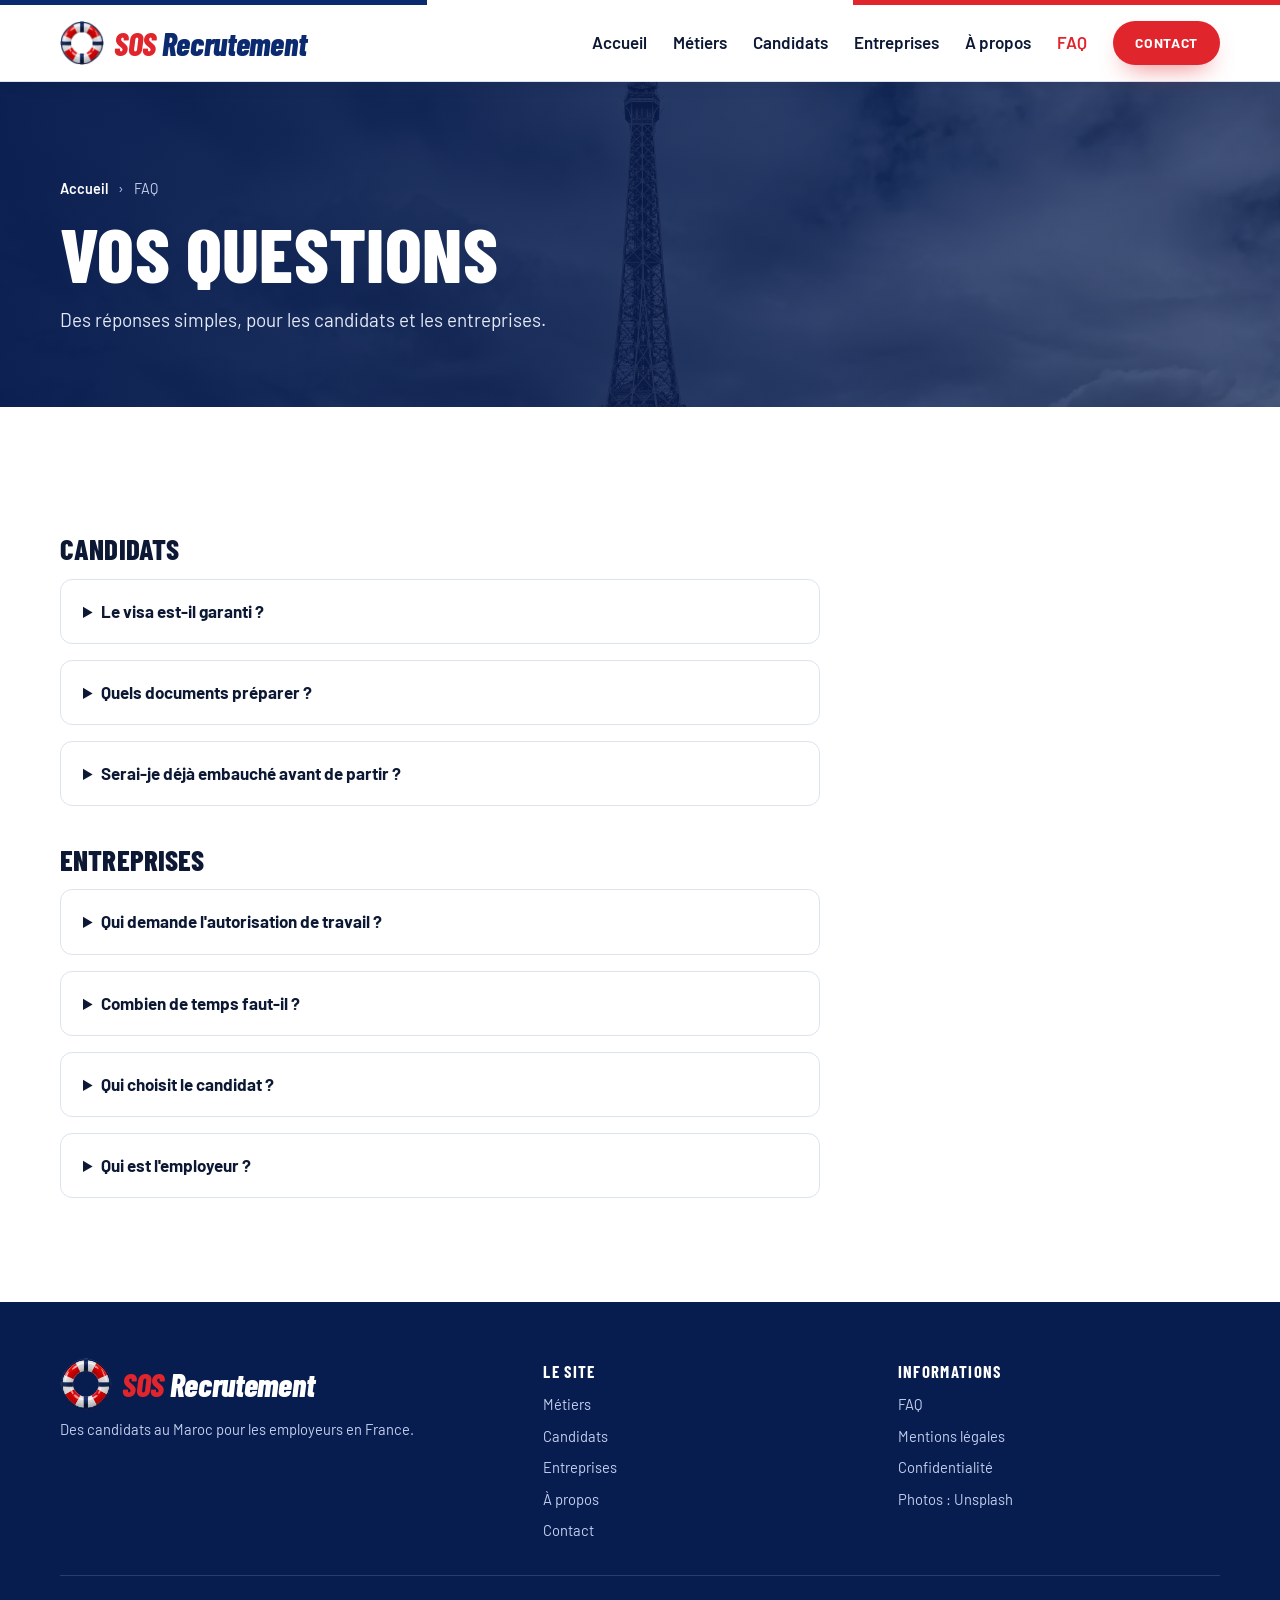
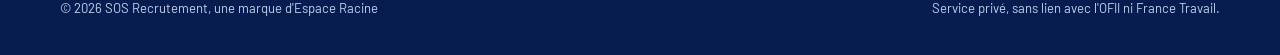
<file: faq.html>
<!doctype html>
<html lang="fr">
<head>
<meta charset="utf-8">
<meta name="viewport" content="width=device-width, initial-scale=1, viewport-fit=cover">
<title>FAQ – SOS Recrutement</title>
<meta name="description" content="SOS Recrutement, cabinet de recrutement international : transparence, bienveillance et relation gagnant-gagnant entre candidats et entreprises.">
<meta name="theme-color" content="#0b2a6f">
<link rel="icon" href="img/favicon.png" type="image/png">
<link rel="apple-touch-icon" href="img/apple-touch-icon.png">
<meta property="og:type" content="website">
<meta property="og:locale" content="fr_FR">
<meta property="og:site_name" content="SOS Recrutement">
<meta property="og:title" content="FAQ – SOS Recrutement">
<meta property="og:description" content="SOS Recrutement, cabinet de recrutement international : transparence, bienveillance et relation gagnant-gagnant entre candidats et entreprises.">
<meta property="og:image" content="img/partage.jpg">
<meta name="twitter:card" content="summary_large_image">
<link rel="preconnect" href="https://fonts.googleapis.com">
<link rel="preconnect" href="https://fonts.gstatic.com" crossorigin>
<link rel="stylesheet" href="https://fonts.googleapis.com/css2?family=Barlow+Condensed:ital,wght@0,600;0,700;0,800;1,800&family=Barlow:wght@400;500;600;700&display=swap">
<link rel="stylesheet" href="assets/style.css">
</head>
<body>
<header class="nav">
  <div class="tricolore" aria-hidden="true"><i></i><i></i><i></i></div>
  <div class="wrap">
    <a class="logo" href="index.html" aria-label="SOS Recrutement, accueil">
      <img src="img/bouee.webp" width="44" height="44" alt="">
      <span class="logo-word"><span>SOS</span> Recrutement</span>
    </a>
    <button class="menu-btn" type="button" aria-expanded="false" aria-controls="menu">Menu</button>
    <nav class="nav-links" id="menu" aria-label="Navigation principale">
      <a href="index.html">Accueil</a>
      <a href="offres.html">Métiers</a>
      <a href="candidats.html">Candidats</a>
      <a href="entreprises.html">Entreprises</a>
      <a href="a-propos.html">À propos</a>
      <a href="faq.html" aria-current="page">FAQ</a>
      <a class="btn btn-red" href="contact.html">Contact</a>
    </nav>
  </div>
</header>

<main>
  <section class="page-banner"><img class="hero-bg" src="img/eiffel.webp" alt=""><div class="wrap"><nav class="crumbs" aria-label="Fil d'Ariane"><a href="index.html">Accueil</a><span aria-hidden="true">›</span><span>FAQ</span></nav><h1>Vos questions</h1><p class="lead">Des réponses simples, pour les candidats et les entreprises.</p></div></section>
  <section class="section"><div class="wrap"><div class="prose"><h2>Candidats</h2><details><summary>Le visa est-il garanti ?</summary><p>Non. La décision appartient aux autorités françaises.</p></details><details><summary>Quels documents préparer ?</summary><p>Votre CV, vos diplômes et vos certificats de travail. N'envoyez jamais votre passeport par ce formulaire.</p></details><details><summary>Serai-je déjà embauché avant de partir ?</summary><p>Oui. Le départ se prépare avec une promesse d'embauche ou un contrat d'un employeur français.</p></details><h2>Entreprises</h2><details><summary>Qui demande l'autorisation de travail ?</summary><p>L'employeur, en ligne. Nous vous aidons à réunir les pièces.</p></details><details><summary>Combien de temps faut-il ?</summary><p>Cela dépend des administrations. Nous vous donnons une estimation pour votre cas.</p></details><details><summary>Qui choisit le candidat ?</summary><p>Vous. Nous présentons des profils, vous menez les entretiens.</p></details><details><summary>Qui est l'employeur ?</summary><p>Votre entreprise, avec son contrat et sa convention collective.</p></details></div></div></section>
</main>

<footer>
  <div class="wrap">
    <div>
      <a class="logo" href="index.html" aria-label="SOS Recrutement, accueil">
        <img src="img/bouee.webp" width="44" height="44" alt="">
        <span class="logo-word"><span>SOS</span> Recrutement</span>
      </a>
      <p>Des candidats au Maroc pour les employeurs en France.</p>
    </div>
    <div>
      <strong>Le site</strong>
      <a href="offres.html">Métiers</a>
      <a href="candidats.html">Candidats</a>
      <a href="entreprises.html">Entreprises</a>
      <a href="a-propos.html">À propos</a>
      <a href="contact.html">Contact</a>
    </div>
    <div>
      <strong>Informations</strong>
      <a href="faq.html">FAQ</a>
      <a href="mentions-legales.html">Mentions légales</a>
      <a href="confidentialite.html">Confidentialité</a>
      <span>Photos : Unsplash</span>
    </div>
    <p class="legal"><span>© 2026 SOS Recrutement, une marque d'Espace Racine</span><span>Service privé, sans lien avec l'OFII ni France Travail.</span></p>
  </div>
</footer>

<script src="assets/main.js" defer></script>
</body>
</html>
</file>
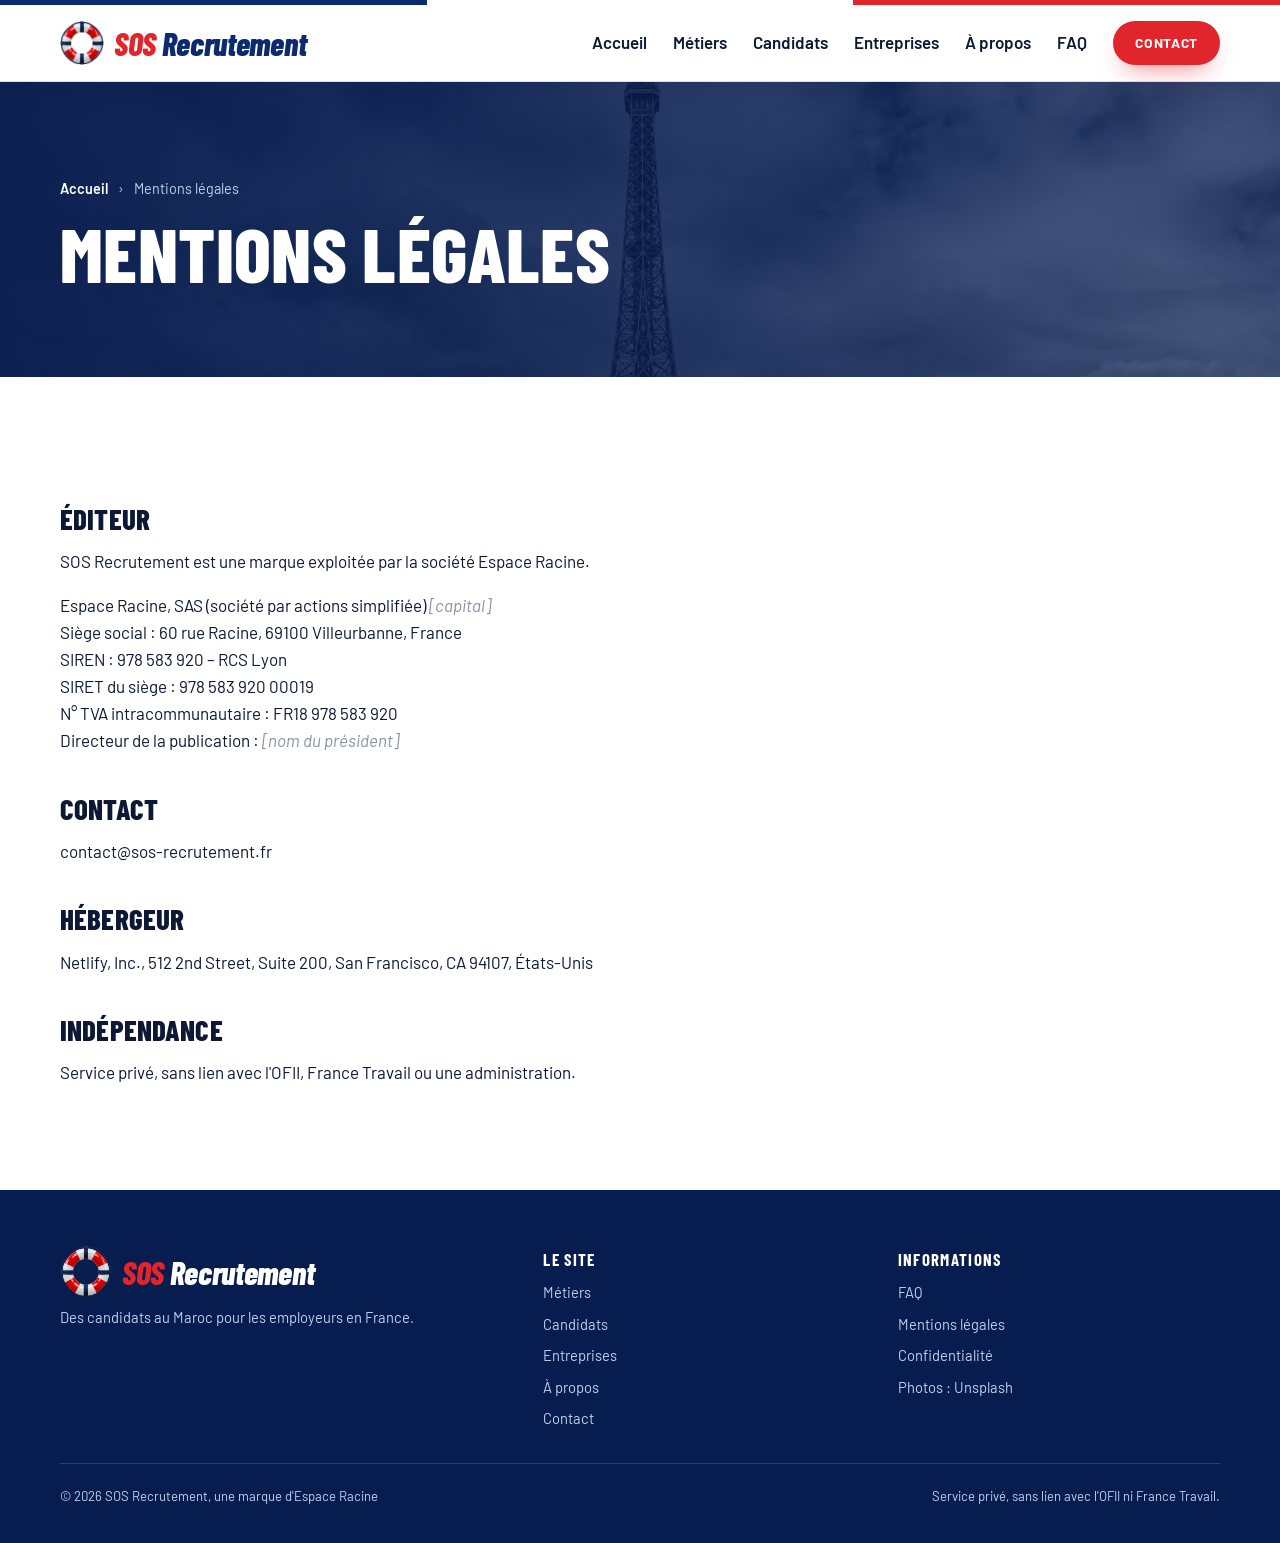
<file: mentions-legales.html>
<!doctype html>
<html lang="fr">
<head>
<meta charset="utf-8">
<meta name="viewport" content="width=device-width, initial-scale=1, viewport-fit=cover">
<title>Mentions légales – SOS Recrutement</title>
<meta name="description" content="SOS Recrutement, cabinet de recrutement international : transparence, bienveillance et relation gagnant-gagnant entre candidats et entreprises.">
<meta name="theme-color" content="#0b2a6f">
<link rel="icon" href="img/favicon.png" type="image/png">
<link rel="apple-touch-icon" href="img/apple-touch-icon.png">
<meta property="og:type" content="website">
<meta property="og:locale" content="fr_FR">
<meta property="og:site_name" content="SOS Recrutement">
<meta property="og:title" content="Mentions légales – SOS Recrutement">
<meta property="og:description" content="SOS Recrutement, cabinet de recrutement international : transparence, bienveillance et relation gagnant-gagnant entre candidats et entreprises.">
<meta property="og:image" content="img/partage.jpg">
<meta name="twitter:card" content="summary_large_image">
<link rel="preconnect" href="https://fonts.googleapis.com">
<link rel="preconnect" href="https://fonts.gstatic.com" crossorigin>
<link rel="stylesheet" href="https://fonts.googleapis.com/css2?family=Barlow+Condensed:ital,wght@0,600;0,700;0,800;1,800&family=Barlow:wght@400;500;600;700&display=swap">
<link rel="stylesheet" href="assets/style.css">
</head>
<body>
<header class="nav">
  <div class="tricolore" aria-hidden="true"><i></i><i></i><i></i></div>
  <div class="wrap">
    <a class="logo" href="index.html" aria-label="SOS Recrutement, accueil">
      <img src="img/bouee.webp" width="44" height="44" alt="">
      <span class="logo-word"><span>SOS</span> Recrutement</span>
    </a>
    <button class="menu-btn" type="button" aria-expanded="false" aria-controls="menu">Menu</button>
    <nav class="nav-links" id="menu" aria-label="Navigation principale">
      <a href="index.html">Accueil</a>
      <a href="offres.html">Métiers</a>
      <a href="candidats.html">Candidats</a>
      <a href="entreprises.html">Entreprises</a>
      <a href="a-propos.html">À propos</a>
      <a href="faq.html">FAQ</a>
      <a class="btn btn-red" href="contact.html">Contact</a>
    </nav>
  </div>
</header>

<main>
  <section class="page-banner"><img class="hero-bg" src="img/eiffel.webp" alt=""><div class="wrap"><nav class="crumbs" aria-label="Fil d'Ariane"><a href="index.html">Accueil</a><span aria-hidden="true">›</span><span>Mentions légales</span></nav><h1>Mentions légales</h1><p class="lead"></p></div></section>
  <section class="section"><div class="wrap"><div class="prose"><h2>Éditeur</h2><p>SOS Recrutement est une marque exploitée par la société Espace Racine.</p><p>Espace Racine, SAS (société par actions simplifiée) <span class="todo">[capital]</span><br>Siège social : 60 rue Racine, 69100 Villeurbanne, France<br>SIREN : 978 583 920 – RCS Lyon<br>SIRET du siège : 978 583 920 00019<br>N° TVA intracommunautaire : FR18 978 583 920<br>Directeur de la publication : <span class="todo">[nom du président]</span></p><h2>Contact</h2><p>contact@sos-recrutement.fr</p><h2>Hébergeur</h2><p>Netlify, Inc., 512 2nd Street, Suite 200, San Francisco, CA 94107, États-Unis</p><h2>Indépendance</h2><p>Service privé, sans lien avec l'OFII, France Travail ou une administration.</p></div></div></section>
</main>

<footer>
  <div class="wrap">
    <div>
      <a class="logo" href="index.html" aria-label="SOS Recrutement, accueil">
        <img src="img/bouee.webp" width="44" height="44" alt="">
        <span class="logo-word"><span>SOS</span> Recrutement</span>
      </a>
      <p>Des candidats au Maroc pour les employeurs en France.</p>
    </div>
    <div>
      <strong>Le site</strong>
      <a href="offres.html">Métiers</a>
      <a href="candidats.html">Candidats</a>
      <a href="entreprises.html">Entreprises</a>
      <a href="a-propos.html">À propos</a>
      <a href="contact.html">Contact</a>
    </div>
    <div>
      <strong>Informations</strong>
      <a href="faq.html">FAQ</a>
      <a href="mentions-legales.html">Mentions légales</a>
      <a href="confidentialite.html">Confidentialité</a>
      <span>Photos : Unsplash</span>
    </div>
    <p class="legal"><span>© 2026 SOS Recrutement, une marque d'Espace Racine</span><span>Service privé, sans lien avec l'OFII ni France Travail.</span></p>
  </div>
</footer>

<script src="assets/main.js" defer></script>
</body>
</html>
</file>
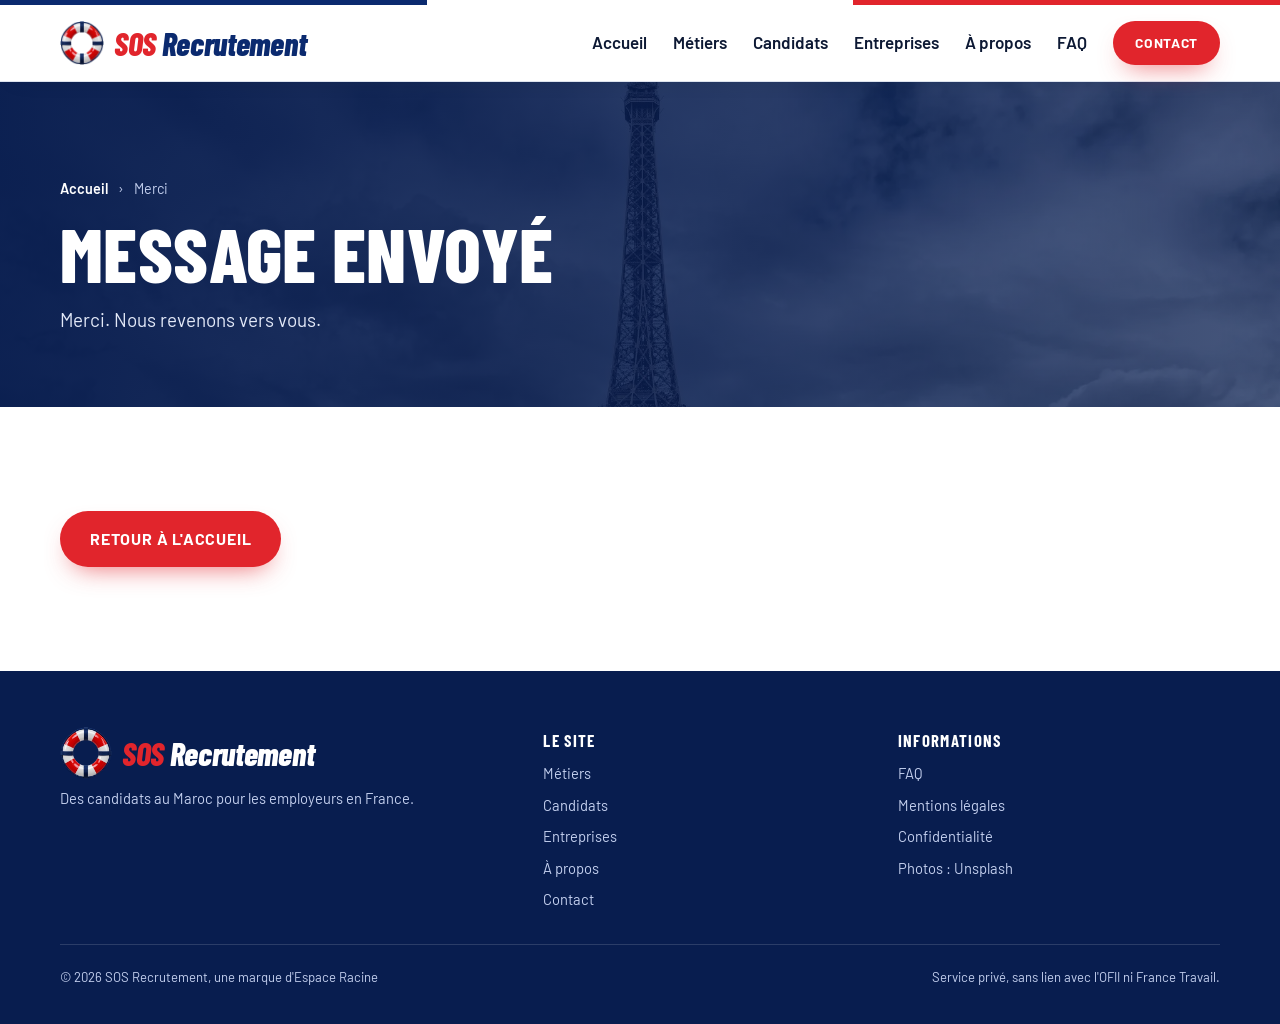
<file: merci.html>
<!doctype html>
<html lang="fr">
<head>
<meta charset="utf-8">
<meta name="viewport" content="width=device-width, initial-scale=1, viewport-fit=cover">
<title>Merci – SOS Recrutement</title>
<meta name="description" content="SOS Recrutement, cabinet de recrutement international : transparence, bienveillance et relation gagnant-gagnant entre candidats et entreprises.">
<meta name="theme-color" content="#0b2a6f">
<link rel="icon" href="img/favicon.png" type="image/png">
<link rel="apple-touch-icon" href="img/apple-touch-icon.png">
<meta property="og:type" content="website">
<meta property="og:locale" content="fr_FR">
<meta property="og:site_name" content="SOS Recrutement">
<meta property="og:title" content="Merci – SOS Recrutement">
<meta property="og:description" content="SOS Recrutement, cabinet de recrutement international : transparence, bienveillance et relation gagnant-gagnant entre candidats et entreprises.">
<meta property="og:image" content="img/partage.jpg">
<meta name="twitter:card" content="summary_large_image">
<link rel="preconnect" href="https://fonts.googleapis.com">
<link rel="preconnect" href="https://fonts.gstatic.com" crossorigin>
<link rel="stylesheet" href="https://fonts.googleapis.com/css2?family=Barlow+Condensed:ital,wght@0,600;0,700;0,800;1,800&family=Barlow:wght@400;500;600;700&display=swap">
<link rel="stylesheet" href="assets/style.css">
</head>
<body>
<header class="nav">
  <div class="tricolore" aria-hidden="true"><i></i><i></i><i></i></div>
  <div class="wrap">
    <a class="logo" href="index.html" aria-label="SOS Recrutement, accueil">
      <img src="img/bouee.webp" width="44" height="44" alt="">
      <span class="logo-word"><span>SOS</span> Recrutement</span>
    </a>
    <button class="menu-btn" type="button" aria-expanded="false" aria-controls="menu">Menu</button>
    <nav class="nav-links" id="menu" aria-label="Navigation principale">
      <a href="index.html">Accueil</a>
      <a href="offres.html">Métiers</a>
      <a href="candidats.html">Candidats</a>
      <a href="entreprises.html">Entreprises</a>
      <a href="a-propos.html">À propos</a>
      <a href="faq.html">FAQ</a>
      <a class="btn btn-red" href="contact.html">Contact</a>
    </nav>
  </div>
</header>

<main>
  <section class="page-banner"><img class="hero-bg" src="img/eiffel.webp" alt=""><div class="wrap"><nav class="crumbs" aria-label="Fil d'Ariane"><a href="index.html">Accueil</a><span aria-hidden="true">›</span><span>Merci</span></nav><h1>Message envoyé</h1><p class="lead">Merci. Nous revenons vers vous.</p></div></section>
  <section class="section"><div class="wrap"><div class="prose"><p><a class="btn btn-red" href="index.html">Retour à l'accueil</a></p></div></div></section>
</main>

<footer>
  <div class="wrap">
    <div>
      <a class="logo" href="index.html" aria-label="SOS Recrutement, accueil">
        <img src="img/bouee.webp" width="44" height="44" alt="">
        <span class="logo-word"><span>SOS</span> Recrutement</span>
      </a>
      <p>Des candidats au Maroc pour les employeurs en France.</p>
    </div>
    <div>
      <strong>Le site</strong>
      <a href="offres.html">Métiers</a>
      <a href="candidats.html">Candidats</a>
      <a href="entreprises.html">Entreprises</a>
      <a href="a-propos.html">À propos</a>
      <a href="contact.html">Contact</a>
    </div>
    <div>
      <strong>Informations</strong>
      <a href="faq.html">FAQ</a>
      <a href="mentions-legales.html">Mentions légales</a>
      <a href="confidentialite.html">Confidentialité</a>
      <span>Photos : Unsplash</span>
    </div>
    <p class="legal"><span>© 2026 SOS Recrutement, une marque d'Espace Racine</span><span>Service privé, sans lien avec l'OFII ni France Travail.</span></p>
  </div>
</footer>

<script src="assets/main.js" defer></script>
</body>
</html>
</file>
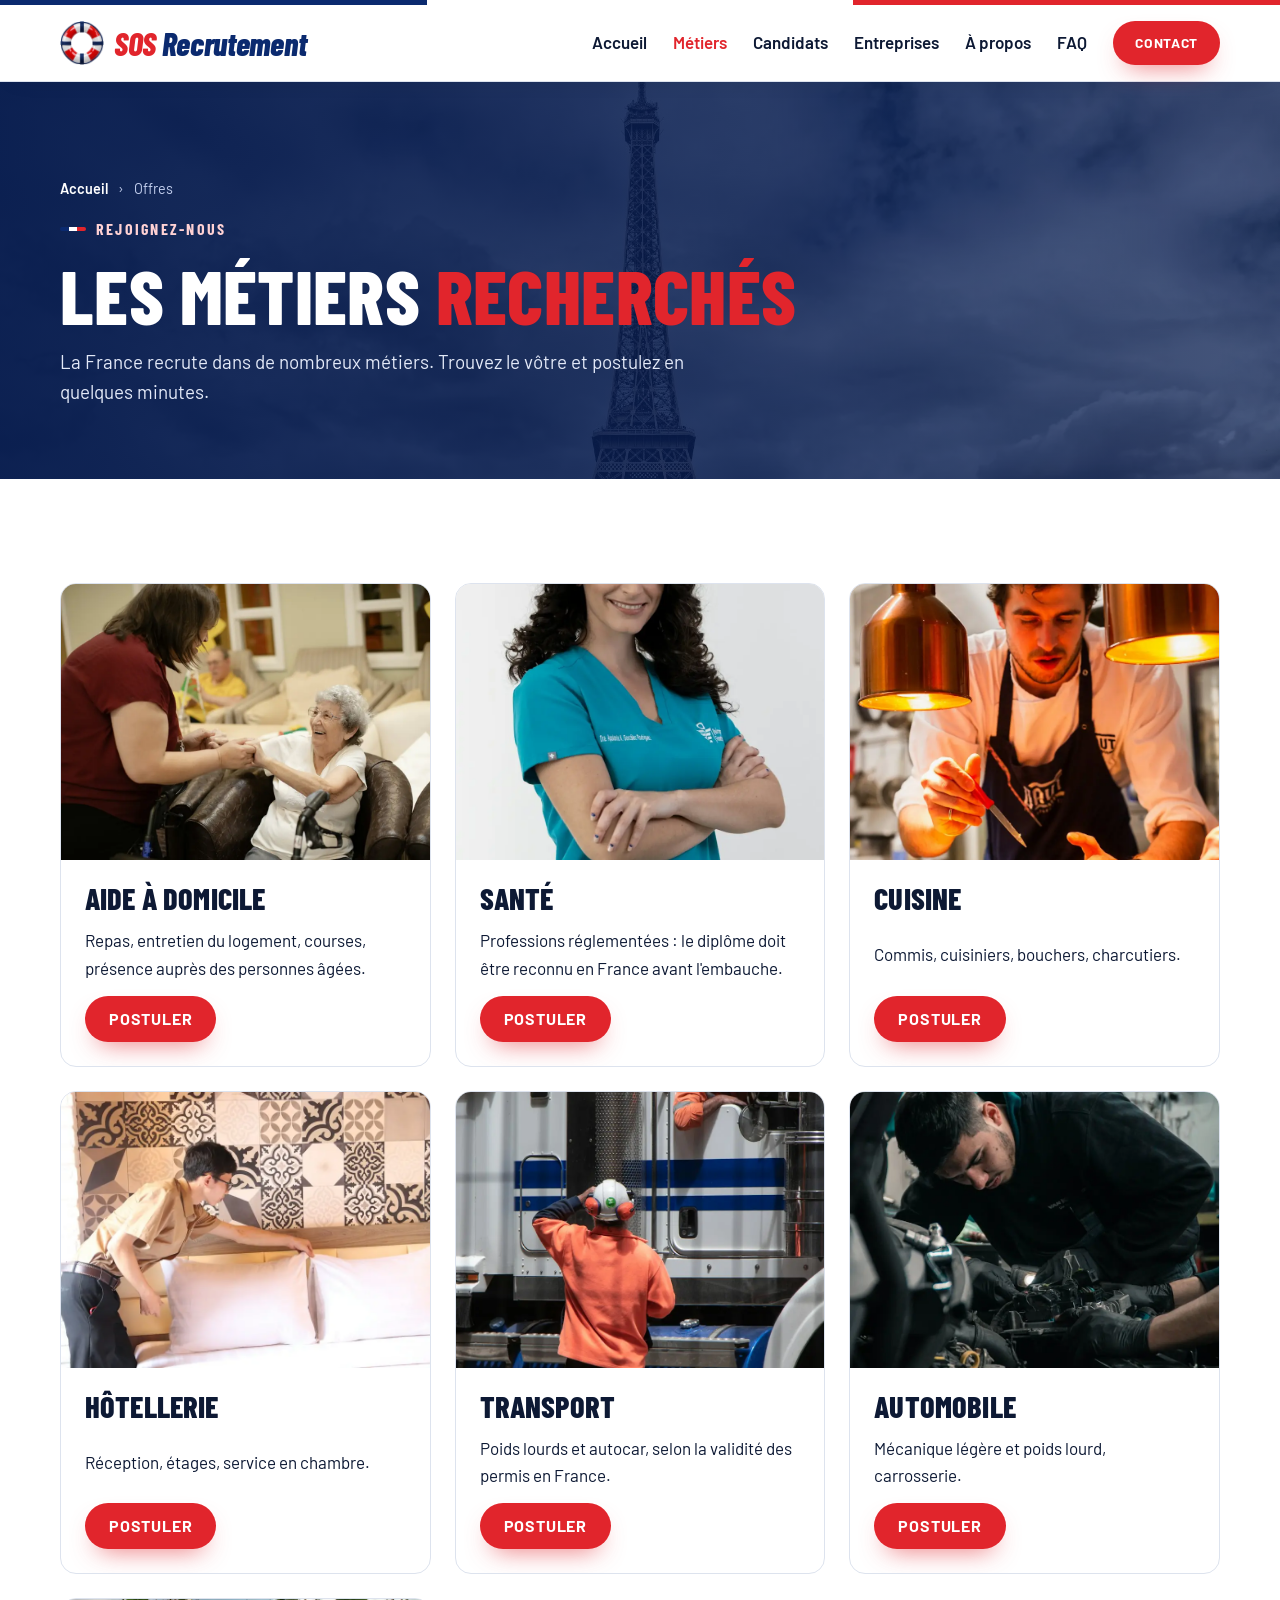
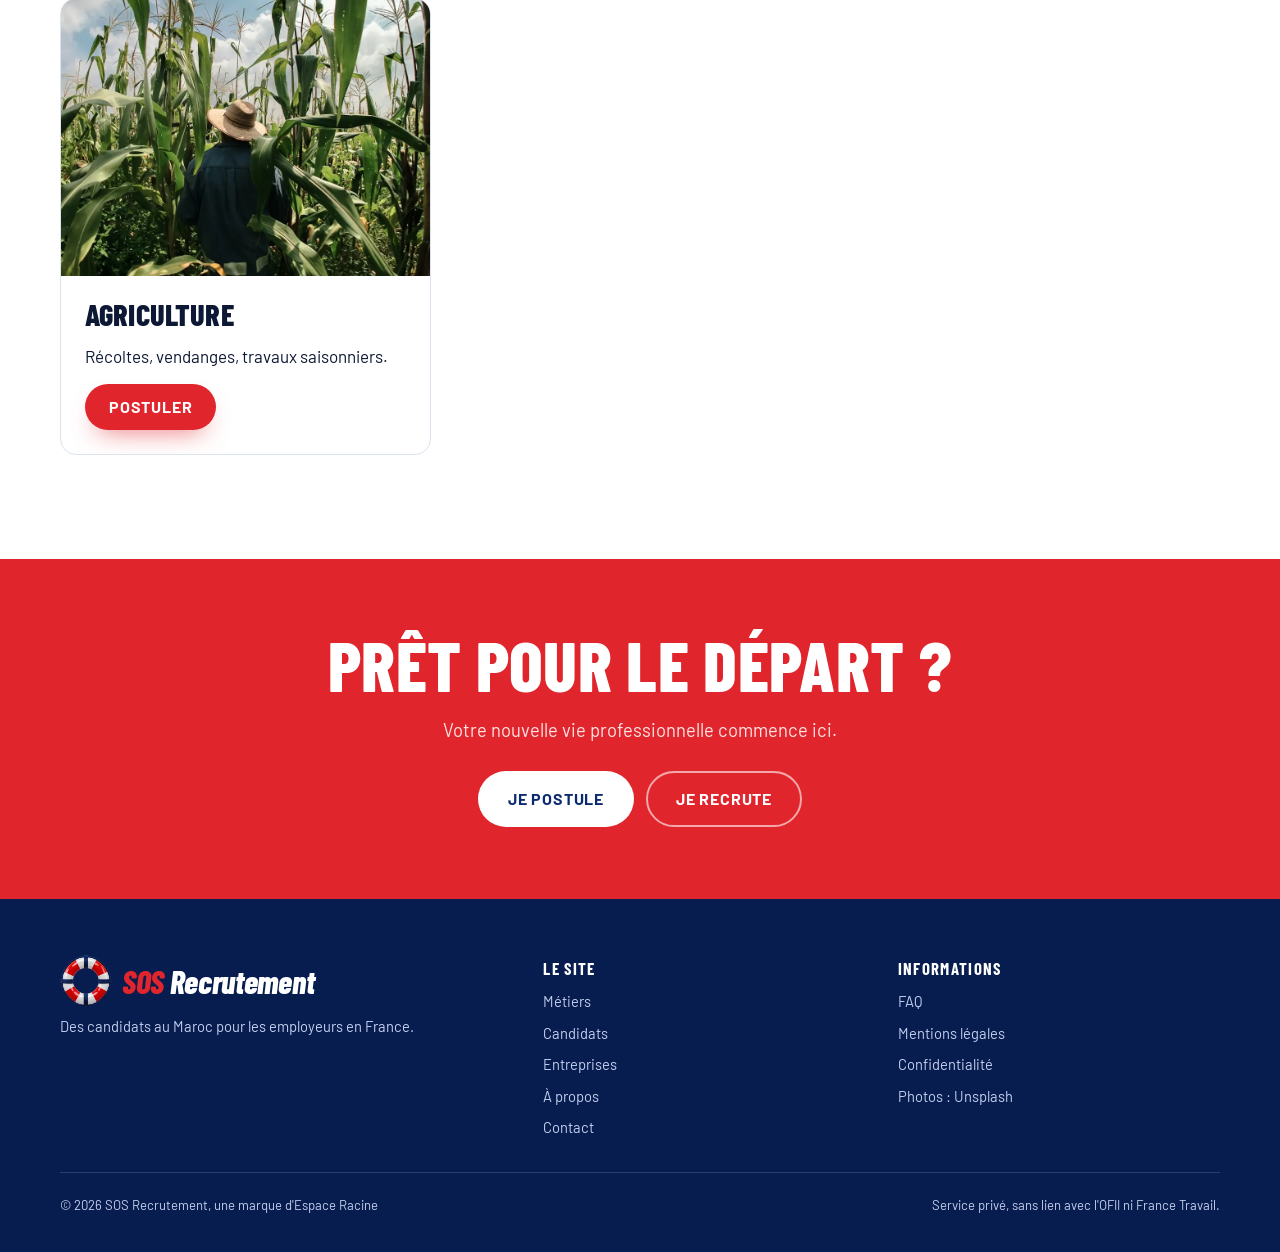
<file: offres.html>
<!doctype html>
<html lang="fr">
<head>
<meta charset="utf-8">
<meta name="viewport" content="width=device-width, initial-scale=1, viewport-fit=cover">
<title>Métiers recherchés en France – SOS Recrutement</title>
<meta name="description" content="Aide-soignant, infirmier, commis de cuisine, boucher, réceptionniste, chauffeur PL, mécanicien, saisonnier : les offres SOS Recrutement pour travailler en France.">
<meta name="theme-color" content="#0b2a6f">
<link rel="icon" href="img/favicon.png" type="image/png">
<link rel="apple-touch-icon" href="img/apple-touch-icon.png">
<meta property="og:type" content="website">
<meta property="og:locale" content="fr_FR">
<meta property="og:site_name" content="SOS Recrutement">
<meta property="og:title" content="Métiers recherchés en France – SOS Recrutement">
<meta property="og:description" content="Aide-soignant, infirmier, commis de cuisine, boucher, réceptionniste, chauffeur PL, mécanicien, saisonnier : les offres SOS Recrutement pour travailler en France.">
<meta property="og:image" content="img/partage.jpg">
<meta name="twitter:card" content="summary_large_image">
<link rel="preconnect" href="https://fonts.googleapis.com">
<link rel="preconnect" href="https://fonts.gstatic.com" crossorigin>
<link rel="stylesheet" href="https://fonts.googleapis.com/css2?family=Barlow+Condensed:ital,wght@0,600;0,700;0,800;1,800&family=Barlow:wght@400;500;600;700&display=swap">
<link rel="stylesheet" href="assets/style.css">
</head>
<body>
<header class="nav">
  <div class="tricolore" aria-hidden="true"><i></i><i></i><i></i></div>
  <div class="wrap">
    <a class="logo" href="index.html" aria-label="SOS Recrutement, accueil">
      <img src="img/bouee.webp" width="44" height="44" alt="">
      <span class="logo-word"><span>SOS</span> Recrutement</span>
    </a>
    <button class="menu-btn" type="button" aria-expanded="false" aria-controls="menu">Menu</button>
    <nav class="nav-links" id="menu" aria-label="Navigation principale">
      <a href="index.html">Accueil</a>
      <a href="offres.html" aria-current="page">Métiers</a>
      <a href="candidats.html">Candidats</a>
      <a href="entreprises.html">Entreprises</a>
      <a href="a-propos.html">À propos</a>
      <a href="faq.html">FAQ</a>
      <a class="btn btn-red" href="contact.html">Contact</a>
    </nav>
  </div>
</header>

<main>
  <section class="page-banner">
    <img class="hero-bg" src="img/eiffel.webp" alt="">
    <div class="wrap">
      <nav class="crumbs" aria-label="Fil d'Ariane"><a href="index.html">Accueil</a><span aria-hidden="true">›</span><span>Offres</span></nav>
      <span class="kicker">Rejoignez-nous</span>
      <h1>Les métiers <span class="red">recherchés</span></h1>
      <p class="lead">La France recrute dans de nombreux métiers. Trouvez le vôtre et postulez en quelques minutes.</p>
    </div>
  </section>

  <section class="section"><div class="wrap"><div class="job-grid"><article class="job reveal"><img src="img/aide-domicile.webp" alt="" loading="lazy"><div><h2>Aide à domicile</h2><p>Repas, entretien du logement, courses, présence auprès des personnes âgées.</p><a class="btn btn-red" href="contact.html" data-metier="Aide à domicile / auxiliaire de vie">Postuler</a></div></article><article class="job reveal"><img src="img/medical.webp" alt="" loading="lazy"><div><h2>Santé</h2><p>Professions réglementées : le diplôme doit être reconnu en France avant l'embauche.</p><a class="btn btn-red" href="contact.html" data-metier="Aide-soignant·e / infirmier·ère">Postuler</a></div></article><article class="job reveal"><img src="img/restauration.webp" alt="" loading="lazy"><div><h2>Cuisine</h2><p>Commis, cuisiniers, bouchers, charcutiers.</p><a class="btn btn-red" href="contact.html" data-metier="Cuisine / boucherie">Postuler</a></div></article><article class="job reveal"><img src="img/hotellerie.webp" alt="" loading="lazy"><div><h2>Hôtellerie</h2><p>Réception, étages, service en chambre.</p><a class="btn btn-red" href="contact.html" data-metier="Hôtellerie">Postuler</a></div></article><article class="job reveal"><img src="img/transport.webp" alt="" loading="lazy"><div><h2>Transport</h2><p>Poids lourds et autocar, selon la validité des permis en France.</p><a class="btn btn-red" href="contact.html" data-metier="Chauffeur PL / SPL / autocar">Postuler</a></div></article><article class="job reveal"><img src="img/mecanique.webp" alt="" loading="lazy"><div><h2>Automobile</h2><p>Mécanique légère et poids lourd, carrosserie.</p><a class="btn btn-red" href="contact.html" data-metier="Mécanicien / carrossier">Postuler</a></div></article><article class="job reveal"><img src="img/saisonnier.webp" alt="" loading="lazy"><div><h2>Agriculture</h2><p>Récoltes, vendanges, travaux saisonniers.</p><a class="btn btn-red" href="contact.html" data-metier="Saisonnier agricole">Postuler</a></div></article></div></div></section>
  <section class="final" aria-label="Appel final">
    <div class="wrap reveal">
      <h2>Prêt pour le départ&nbsp;?</h2>
      <p>Votre nouvelle vie professionnelle commence ici.</p>
      <div class="btns">
        <a class="btn btn-white" href="contact.html">Je postule</a>
        <a class="btn btn-ghost" href="entreprises.html">Je recrute</a>
      </div>
    </div>
  </section>
</main>

<footer>
  <div class="wrap">
    <div>
      <a class="logo" href="index.html" aria-label="SOS Recrutement, accueil">
        <img src="img/bouee.webp" width="44" height="44" alt="">
        <span class="logo-word"><span>SOS</span> Recrutement</span>
      </a>
      <p>Des candidats au Maroc pour les employeurs en France.</p>
    </div>
    <div>
      <strong>Le site</strong>
      <a href="offres.html">Métiers</a>
      <a href="candidats.html">Candidats</a>
      <a href="entreprises.html">Entreprises</a>
      <a href="a-propos.html">À propos</a>
      <a href="contact.html">Contact</a>
    </div>
    <div>
      <strong>Informations</strong>
      <a href="faq.html">FAQ</a>
      <a href="mentions-legales.html">Mentions légales</a>
      <a href="confidentialite.html">Confidentialité</a>
      <span>Photos : Unsplash</span>
    </div>
    <p class="legal"><span>© 2026 SOS Recrutement, une marque d'Espace Racine</span><span>Service privé, sans lien avec l'OFII ni France Travail.</span></p>
  </div>
</footer>

<script src="assets/main.js" defer></script>
</body>
</html>
</file>
<file: assets/style.css>
/* Layout : agence de recrutement international — ouverture plein écran sur Paris avec avion tricolore animé, double entrée candidat / entreprise, secteurs en photos, parcours en frise, appel final */
:root {
  --bg: #ffffff;
  --bg-alt: #f2f5fb;
  --ink: #0d1934;
  --muted: #56637b;
  --line: #dde3ee;
  --navy: #0b2a6f;
  --navy-deep: #081d4f;
  --blue: #1f4fc4;
  --blue-soft: #e8eefb;
  --red: #e1252c;
  --red-dark: #bd1a21;
  --red-soft: #fde9ea;
  --white: #ffffff;
  --on-navy-muted: #c3cfee;
  --todo: #8892a3;
  --font-display: "Barlow Condensed", "Arial Narrow", system-ui, sans-serif;
  --font: "Barlow", system-ui, -apple-system, "Segoe UI", Roboto, sans-serif;
}
@media (prefers-color-scheme: dark) {
  :root:not([data-theme="light"]) {
    --bg: #0a1121; --bg-alt: #101a31; --ink: #e9eef8; --muted: #a3afc6; --line: #233150;
    --blue: #6a8ff0; --blue-soft: #18264a; --red-soft: #3a1619; --todo: #7c879a;
    color-scheme: dark;
  }
}
:root[data-theme="dark"] {
  --bg: #0a1121; --bg-alt: #101a31; --ink: #e9eef8; --muted: #a3afc6; --line: #233150;
  --blue: #6a8ff0; --blue-soft: #18264a; --red-soft: #3a1619; --todo: #7c879a;
  color-scheme: dark;
}
* { box-sizing: border-box; }
html { scroll-behavior: smooth; scroll-padding-top: 84px; }
body { margin: 0; }
[hidden] { display: none !important; }
body { background: var(--bg); color: var(--ink); font-family: var(--font); font-size: 17px; line-height: 1.6; -webkit-font-smoothing: antialiased; }
.wrap { max-width: 1200px; margin: 0 auto; padding-left: max(20px, env(safe-area-inset-left, 0px)); padding-right: max(20px, env(safe-area-inset-right, 0px)); }
h1, h2, h3 { margin: 0; text-wrap: balance; }
h1, h2 { font-family: var(--font-display); font-weight: 800; text-transform: uppercase; line-height: 0.95; letter-spacing: 0.005em; }
h1 { font-size: clamp(3rem, 8vw, 6.2rem); }
h2 { font-size: clamp(2.1rem, 4.6vw, 3.4rem); }
h3 { font-size: 1.2rem; font-weight: 700; line-height: 1.3; }
p { margin: 0; }
img { display: block; max-width: 100%; }
a { color: var(--blue); }
:focus-visible { outline: 3px solid var(--red); outline-offset: 3px; border-radius: 4px; }
.kicker { display: inline-flex; align-items: center; gap: 10px; font-family: var(--font-display); font-weight: 700; font-size: 1rem; letter-spacing: 0.14em; text-transform: uppercase; color: var(--red); }
.kicker::before { content: ""; width: 26px; height: 4px; background: linear-gradient(90deg, var(--navy) 0 33%, #fff 33% 66%, var(--red) 66%); border-radius: 2px; box-shadow: 0 0 0 1px var(--line); }
.red { color: var(--red); }
.todo { color: var(--todo); font-style: italic; font-weight: 400; }

/* Boutons */
.btn { display: inline-flex; align-items: center; justify-content: center; gap: 10px; font: 700 1rem/1 var(--font); text-transform: uppercase; letter-spacing: 0.05em; padding: 18px 28px; border-radius: 999px; border: 2px solid transparent; text-decoration: none; cursor: pointer; white-space: nowrap; transition: transform .15s ease, background .15s ease, box-shadow .15s ease; }
.btn svg { width: 18px; height: 18px; }
.btn:hover { transform: translateY(-2px); }
.btn-red { background: var(--red); color: var(--white); box-shadow: 0 12px 26px -12px rgba(225, 37, 44, .7); }
.btn-red:hover { background: var(--red-dark); }
.btn-navy { background: var(--navy); color: var(--white); box-shadow: 0 12px 26px -12px rgba(11, 42, 111, .7); }
.btn-navy:hover { background: var(--blue); }
.btn-white { background: var(--white); color: var(--navy); }
.btn-ghost { border-color: rgba(255,255,255,.6); color: var(--white); }
.btn-ghost:hover { background: rgba(255,255,255,.12); }

/* Navigation */
body::before { content: ""; position: fixed; inset: 0 0 auto; height: env(safe-area-inset-top, 0px); z-index: 40; background: var(--bg); }
.nav { position: sticky; top: env(safe-area-inset-top, 0px); z-index: 30; background: var(--bg); box-shadow: 0 1px 0 var(--line), 0 8px 24px -18px rgba(13,25,52,.35); }
.tricolore { height: 5px; display: grid; grid-template-columns: 1fr 1fr 1fr; }
.tricolore i:nth-child(1) { background: var(--navy); }
.tricolore i:nth-child(2) { background: #ffffff; }
.tricolore i:nth-child(3) { background: var(--red); }
.nav .wrap { display: flex; align-items: center; justify-content: space-between; gap: 20px; min-height: 76px; }
.logo { display: inline-flex; align-items: center; gap: 10px; text-decoration: none; }
.logo svg, .logo img { width: 44px; height: 44px; flex: none; }
.logo-word { font-family: var(--font-display); font-weight: 800; font-style: italic; font-size: 2rem; white-space: nowrap; line-height: 1; letter-spacing: -0.01em; color: var(--navy); }
.logo-word span { color: var(--red); }
.nav-links { display: flex; align-items: center; gap: 26px; }
.nav-links a:not(.btn) { color: var(--ink); text-decoration: none; font-weight: 600; }
.nav-links a:not(.btn):hover { color: var(--red); }
.nav-links .btn { padding: 13px 20px; font-size: 0.86rem; }

/* Ouverture */
.hero { position: relative; overflow: hidden; color: var(--white); background: var(--navy-deep); min-height: 640px; display: grid; }
.hero-bg { position: absolute; inset: 0; width: 100%; height: 100%; object-fit: cover; object-position: 50% 40%; }
.hero::before { content: ""; position: absolute; inset: 0; z-index: 1; background:
  linear-gradient(180deg, rgba(8, 29, 79, .15) 0%, rgba(8, 29, 79, .05) 35%, rgba(8, 29, 79, .75) 78%, rgba(8, 29, 79, .95) 100%),
  linear-gradient(90deg, rgba(8, 29, 79, .55) 0%, rgba(8, 29, 79, 0) 55%); }
.plane { position: absolute; z-index: 2; top: 2%; right: 1%; width: min(54vw, 720px); height: auto; filter: drop-shadow(0 26px 32px rgba(8, 29, 79, .4)); }
@media (prefers-reduced-motion: no-preference) {
  .plane { animation: takeoff 1.8s cubic-bezier(.2,.7,.2,1) both, cruise 6s ease-in-out 1.8s infinite; }
  @keyframes takeoff { from { transform: translate(-35vw, 22vh) scale(.8); opacity: 0; } to { transform: none; opacity: 1; } }
  @keyframes cruise { 0%, 100% { transform: translateY(0); } 50% { transform: translateY(-14px); } }
}
.hero .wrap { position: relative; z-index: 3; align-self: end; width: 100%; padding-block: 260px 64px; display: grid; gap: 22px; }
.hero .kicker { color: #ffd2d4; }
.hero .kicker::before { box-shadow: none; }
.hero h1 { text-shadow: 0 4px 30px rgba(8, 29, 79, .5); }
.hero .lead { font-size: 1.25rem; color: #e3e9f8; max-width: 34em; }

/* Double entrée */
.doors { position: relative; z-index: 4; margin-top: -40px; }
.doors .wrap { display: grid; grid-template-columns: 1fr 1fr; gap: 20px; }
.door { position: relative; overflow: hidden; border-radius: 18px; padding: 30px 32px; display: grid; gap: 14px; align-content: start; color: var(--white); text-decoration: none; min-height: 210px; box-shadow: 0 24px 50px -24px rgba(8, 29, 79, .55); transition: transform .2s ease; }
.door:hover { transform: translateY(-4px); }
.door.candidat { background: var(--navy); }
.door.entreprise { background: var(--red); }
.door-label { font-family: var(--font-display); font-weight: 700; font-size: 0.95rem; letter-spacing: 0.14em; text-transform: uppercase; opacity: .85; }
.door strong { font-family: var(--font-display); font-weight: 800; text-transform: uppercase; font-size: clamp(1.9rem, 3.4vw, 2.6rem); line-height: 1; }
.door p { opacity: .9; max-width: 26em; }
.door-go { display: inline-flex; align-items: center; gap: 10px; font-weight: 700; text-transform: uppercase; letter-spacing: 0.06em; font-size: 0.95rem; margin-top: 6px; }
.door-go svg { width: 22px; height: 22px; transition: transform .2s ease; }
.door:hover .door-go svg { transform: translateX(6px); }
.door .door-icon { position: absolute; right: -18px; bottom: -24px; width: 170px; height: 170px; opacity: .14; }

/* Sections */
.section { padding-block: 104px; }
.section.alt { background: var(--bg-alt); }
.head { display: grid; gap: 14px; max-width: 48em; margin-bottom: 52px; }
.head.center { text-align: center; justify-items: center; margin-inline: auto; }
.head p { color: var(--muted); font-size: 1.12rem; }

.promise-band { background: var(--navy); color: var(--white); }
.promise-band .wrap { display: grid; grid-template-columns: repeat(4, 1fr); gap: 0; padding-block: 44px; }
.promise { display: grid; grid-template-columns: 46px 1fr; gap: 14px; align-items: center; padding-inline: 22px; }
.promise:first-child { padding-left: 0; }
.promise + .promise { border-left: 1px solid rgba(255,255,255,.16); }
.promise .ic { width: 46px; height: 46px; border-radius: 50%; background: rgba(255,255,255,.1); display: grid; place-items: center; color: #ffffff; }
.promise .ic svg { width: 22px; height: 22px; }
.promise b { display: block; font-family: var(--font-display); font-size: 1.3rem; text-transform: uppercase; line-height: 1.05; }
.promise span { font-size: 0.92rem; color: var(--on-navy-muted); }

.sectors { display: grid; grid-template-columns: repeat(3, 1fr); gap: 22px; }
.sector { position: relative; overflow: hidden; border-radius: 16px; min-height: 380px; display: grid; align-content: end; color: var(--white); isolation: isolate; box-shadow: 0 18px 40px -26px rgba(8, 29, 79, .6); }
.sector img { position: absolute; inset: 0; width: 100%; height: 100%; object-fit: cover; z-index: -2; transition: transform .5s ease; }
.sector::before { content: ""; position: absolute; inset: 0; z-index: -1; background: linear-gradient(180deg, rgba(8, 29, 79, 0) 30%, rgba(8, 29, 79, .92) 100%); }
.sector:hover img { transform: scale(1.05); }
.sector-body { padding: 24px; display: grid; gap: 10px; }
.sector-body h3 { font-family: var(--font-display); font-weight: 800; text-transform: uppercase; font-size: 1.7rem; line-height: 1; }
.chips { display: flex; flex-wrap: wrap; gap: 6px; }
.chips span { font-size: 0.82rem; font-weight: 600; padding: 4px 11px; border-radius: 999px; background: rgba(255,255,255,.16); backdrop-filter: blur(4px); }
.sector-tag { position: absolute; top: 18px; left: 18px; font-family: var(--font-display); font-weight: 700; font-size: 0.85rem; letter-spacing: 0.12em; text-transform: uppercase; background: var(--red); color: var(--white); padding: 5px 12px; border-radius: 6px; }

.skills { margin-top: 44px; display: grid; grid-template-columns: repeat(3, 1fr); gap: 18px; }
.skill { background: var(--bg); border: 1px solid var(--line); border-radius: 14px; padding: 22px 24px; display: grid; grid-template-columns: 42px 1fr; gap: 14px; }
.skill .ic { width: 42px; height: 42px; border-radius: 10px; background: var(--red-soft); color: var(--red); display: grid; place-items: center; }
.skill .ic svg { width: 22px; height: 22px; }
.skill div { display: grid; gap: 2px; min-width: 0; }
.skill p { color: var(--muted); font-size: 0.96rem; }

.split { display: grid; grid-template-columns: 1.05fr 0.95fr; gap: 64px; align-items: center; }
.split > * { min-width: 0; }
.photo-frame { position: relative; }
.photo-frame img { width: 100%; border-radius: 18px; aspect-ratio: 5 / 4; object-fit: cover; }
.photo-frame::after { content: ""; position: absolute; inset: auto -14px -14px auto; width: 60%; height: 60%; border-radius: 18px; background: linear-gradient(135deg, var(--navy) 0 33%, #ffffff 33% 66%, var(--red) 66%); z-index: -1; }
.photo-frame { isolation: isolate; }
.welcome { display: grid; gap: 18px; margin-top: 30px; }
.welcome-item { display: grid; grid-template-columns: 54px 1fr; gap: 16px; align-items: start; }
.welcome-item .num { width: 54px; height: 54px; border-radius: 14px; background: var(--navy); color: var(--white); display: grid; place-items: center; }
.welcome-item .num svg { width: 26px; height: 26px; }
.welcome-item div { display: grid; gap: 3px; min-width: 0; }
.welcome-item p { color: var(--muted); }

/* Affiches d'offres */
.offers-head { display: flex; flex-wrap: wrap; align-items: end; justify-content: space-between; gap: 18px; margin-bottom: 36px; }
.offers-head .head { margin-bottom: 0; }
.scroll-btns { display: flex; gap: 10px; }
.scroll-btns button { width: 52px; height: 52px; border-radius: 50%; border: 2px solid var(--line); background: var(--bg); color: var(--navy); cursor: pointer; display: grid; place-items: center; }
.scroll-btns button:hover { border-color: var(--red); color: var(--red); }
.scroll-btns svg { width: 20px; height: 20px; }
.offers { display: grid; grid-auto-flow: column; grid-auto-columns: minmax(250px, 300px); gap: 20px; overflow-x: auto; scroll-snap-type: x mandatory; padding: 6px 2px 22px; scrollbar-width: thin; }
.offer { scroll-snap-align: start; background: var(--bg); border-radius: 14px; overflow: hidden; box-shadow: 0 16px 34px -22px rgba(8, 29, 79, .55); display: grid; grid-template-rows: auto 1fr; border: 1px solid var(--line); }
.offer img { width: 100%; aspect-ratio: 620 / 877; object-fit: cover; }
.offer-foot { display: flex; align-items: center; justify-content: space-between; gap: 10px; padding: 14px 16px; }
.offer-foot b { font-family: var(--font-display); font-size: 1.15rem; text-transform: uppercase; line-height: 1.05; }
.offer-foot a { font-weight: 700; font-size: 0.85rem; text-transform: uppercase; letter-spacing: 0.05em; color: var(--white); background: var(--red); padding: 9px 14px; border-radius: 999px; text-decoration: none; white-space: nowrap; }

.map { position: relative; max-width: 360px; margin-top: 30px; }
.map img { width: 100%; opacity: .95; }
.pin { position: absolute; transform: translate(-50%, -100%); display: grid; justify-items: center; gap: 2px; font-weight: 700; font-size: 0.82rem; color: var(--white); }
.pin span { background: var(--red); padding: 3px 9px; border-radius: 6px; white-space: nowrap; }
.pin::after { content: ""; width: 12px; height: 12px; border-radius: 50%; background: var(--navy-deep); border: 3px solid var(--red); }

/* Parcours */
.journey { list-style: none; margin: 0; padding: 0; display: grid; grid-template-columns: repeat(4, 1fr); gap: 34px 26px; counter-reset: j; position: relative; }
.journey li { counter-increment: j; position: relative; display: grid; gap: 8px; align-content: start; padding-top: 74px; }
.journey li::before { content: counter(j); position: absolute; top: 0; left: 0; width: 56px; height: 56px; border-radius: 50%; display: grid; place-items: center; font-family: var(--font-display); font-weight: 800; font-size: 1.6rem; color: var(--white); background: var(--navy); box-shadow: 0 0 0 6px var(--bg-alt); z-index: 1; }
.journey li:nth-child(n+3)::before { background: var(--blue); }
.journey li:nth-child(n+5)::before { background: var(--red); }
.journey li:nth-child(n+7)::before { background: var(--navy-deep); }
.journey li::after { content: ""; position: absolute; top: 27px; left: 56px; right: -26px; height: 3px; background: repeating-linear-gradient(90deg, var(--line) 0 10px, transparent 10px 16px); }
.journey li:nth-child(4n)::after, .journey li:last-child::after { display: none; }
.journey p { color: var(--muted); font-size: 0.97rem; }

/* Valeurs */
.values { display: grid; grid-template-columns: repeat(4, 1fr); gap: 18px; }
.value { border-radius: 16px; padding: 30px 26px; display: grid; gap: 12px; align-content: start; background: var(--bg-alt); }
.value:nth-child(2) { background: var(--navy); color: var(--white); }
.value:nth-child(3) { background: var(--red); color: var(--white); }
.value .big { font-family: var(--font-display); font-weight: 800; font-size: 2.6rem; line-height: 1; color: var(--red); }
.value:nth-child(2) .big, .value:nth-child(3) .big { color: var(--white); opacity: .9; }
.value h3 { font-family: var(--font-display); font-weight: 800; text-transform: uppercase; font-size: 1.55rem; line-height: 1; }
.value p { font-size: 0.97rem; opacity: .85; }

/* Entreprises */
.biz { background: var(--navy-deep); color: var(--white); position: relative; overflow: hidden; }
.biz::before { content: ""; position: absolute; right: -160px; top: -160px; width: 520px; height: 520px; border-radius: 50%; border: 80px solid rgba(225, 37, 44, .14); }
.biz .wrap { position: relative; display: grid; grid-template-columns: 1fr 1fr; gap: 64px; align-items: center; }
.biz .wrap > * { min-width: 0; }
.biz .head p { color: var(--on-navy-muted); }
.biz .kicker { color: #ffb3b5; }
.biz .kicker::before { box-shadow: none; }
.biz-list { list-style: none; margin: 0; padding: 0; display: grid; gap: 14px; }
.biz-list li { display: grid; grid-template-columns: 32px 1fr; gap: 14px; padding: 18px 20px; border-radius: 12px; background: rgba(255,255,255,.06); border: 1px solid rgba(255,255,255,.1); }
.biz-list svg { width: 26px; height: 26px; color: #ff6b70; }
.biz-list b { display: block; }
.biz-list span { color: var(--on-navy-muted); font-size: 0.95rem; }

.cities { display: flex; flex-wrap: wrap; gap: 12px; margin-top: 28px; }
.cities span { display: inline-flex; align-items: center; gap: 8px; padding: 10px 16px; border-radius: 999px; background: rgba(255,255,255,.08); font-weight: 600; }
.cities svg { width: 16px; height: 16px; color: #ff6b70; }

/* Équipe */
.team { display: grid; grid-template-columns: repeat(3, 1fr); gap: 22px; }
.member { text-align: center; padding: 30px 22px; border-radius: 16px; border: 1px solid var(--line); display: grid; gap: 8px; justify-items: center; }
.avatar { width: 88px; height: 88px; border-radius: 50%; display: grid; place-items: center; font-family: var(--font-display); font-weight: 800; font-size: 2rem; color: var(--white); background: var(--navy); margin-bottom: 6px; }
.member:nth-child(2) .avatar { background: var(--red); }
.member:nth-child(3) .avatar { background: var(--blue); }
.member p { color: var(--muted); font-size: 0.95rem; }
.role { font-weight: 700; font-size: 0.82rem; letter-spacing: 0.08em; text-transform: uppercase; color: var(--red); }

/* Contact */
.contact .wrap { display: grid; grid-template-columns: 0.9fr 1.1fr; gap: 56px; align-items: start; }
.contact .wrap > * { min-width: 0; }
.contact-info { display: grid; gap: 24px; }
.contact-info > p { color: var(--muted); font-size: 1.08rem; }
.contact-list { display: grid; gap: 14px; margin: 0; }
.contact-list > div { display: grid; grid-template-columns: 46px 1fr; gap: 14px; align-items: center; }
.contact-list .ic { width: 46px; height: 46px; border-radius: 50%; background: var(--blue-soft); color: var(--blue); display: grid; place-items: center; }
.contact-list .ic svg { width: 20px; height: 20px; }
.contact-list dt { font-size: 0.82rem; color: var(--muted); }
.contact-list dd { margin: 0; font-weight: 700; }
.form-card { background: var(--bg); border: 1px solid var(--line); border-radius: 18px; box-shadow: 0 24px 50px -30px rgba(8, 29, 79, .45); overflow: hidden; }
.tabs { display: grid; grid-template-columns: 1fr 1fr; }
.tabs button { font: 700 0.95rem var(--font); text-transform: uppercase; letter-spacing: 0.06em; padding: 18px; border: 0; cursor: pointer; background: var(--bg-alt); color: var(--muted); }
.tabs button[aria-selected="true"] { background: var(--navy); color: var(--white); }
.tabs button[aria-selected="true"].t-ent { background: var(--red); }
.form-card form { padding: 28px; display: grid; gap: 16px; }
.row { display: grid; grid-template-columns: 1fr 1fr; gap: 16px; }
.field { display: grid; gap: 6px; min-width: 0; }
.form-card label { font-weight: 600; font-size: 0.92rem; }
.form-card input, .form-card select, .form-card textarea { font: inherit; font-size: 1rem; color: var(--ink); background: var(--bg-alt); border: 1px solid var(--line); border-radius: 10px; padding: 12px 14px; width: 100%; }
.form-card input[type="file"] { padding: 10px; }
.form-card input:focus, .form-card select:focus, .form-card textarea:focus { outline: none; border-color: var(--blue); box-shadow: 0 0 0 3px var(--blue-soft); }
.form-card textarea { min-height: 110px; resize: vertical; }
.form-card .btn { width: 100%; }
.form-note { font-size: 0.82rem; color: var(--muted); text-align: center; }
.form-msg { font-size: 0.95rem; padding: 12px 14px; border-radius: 10px; background: var(--blue-soft); }
.hp { position: absolute; left: -9999px; }

/* Appel final */
.final { position: relative; overflow: hidden; color: var(--white); text-align: center; background: var(--red); }
.final .wrap { padding-block: 72px; display: grid; gap: 18px; justify-items: center; }
.final h2 { font-size: clamp(2.4rem, 6vw, 4.4rem); }
.final p { color: #ffe3e4; font-size: 1.15rem; }
.final .btns { display: flex; flex-wrap: wrap; justify-content: center; gap: 12px; margin-top: 8px; }

footer { background: var(--navy-deep); color: #c3cfee; padding-block: 56px 36px; font-size: 0.92rem; }
footer .wrap { display: grid; grid-template-columns: 1.4fr 1fr 1fr; gap: 32px; }
footer .wrap > div { display: grid; gap: 8px; align-content: start; }
footer .logo-word { color: #ffffff; }
footer .logo img { width: 52px; height: 52px; }
footer strong { color: #ffffff; font-family: var(--font-display); text-transform: uppercase; letter-spacing: 0.08em; font-size: 1.05rem; }
footer a { color: #c3cfee; text-decoration: none; }
footer a:hover { color: #ffffff; }
.legal { grid-column: 1 / -1; border-top: 1px solid rgba(255,255,255,.14); padding-top: 22px; font-size: 0.82rem; display: flex; flex-wrap: wrap; justify-content: space-between; gap: 8px 24px; }
footer .todo { color: #8e9cc4; }

/* Apparition au défilement */
@media (prefers-reduced-motion: no-preference) {
  .reveal.is-hidden { opacity: 0; transform: translateY(26px); }
  .reveal { transition: opacity .7s ease, transform .7s ease; }
}

@media (max-width: 1040px) {
  .nav-links a:not(.btn) { display: none; }
  .promise-band .wrap { grid-template-columns: 1fr 1fr; gap: 24px 0; }
  .promise:nth-child(3) { padding-left: 0; border-left: 0; }
  .sectors, .team { grid-template-columns: 1fr 1fr; }
  .skills { grid-template-columns: 1fr; }
  .split, .biz .wrap, .contact .wrap { grid-template-columns: 1fr; gap: 44px; }
  .journey, .values { grid-template-columns: 1fr 1fr; }
  .journey li:nth-child(2n)::after { display: none; }
  .plane { width: 64vw; top: 3%; right: -4%; }
}
@media (max-width: 640px) {
  body { font-size: 16px; }
  .hero { min-height: 600px; }
  .hero .wrap { padding-block: 200px 70px; }
  .plane { width: 86vw; top: 2%; right: -8%; }
  .doors .wrap, .sectors, .team, .journey, .values, .row, footer .wrap, .promise-band .wrap { grid-template-columns: 1fr; }
  .promise, .promise:first-child, .promise:nth-child(3) { padding: 0; border-left: 0; }
  .journey li::after { display: none; }
  .section { padding-block: 68px; }
  .sector { min-height: 320px; }
  .nav-links .btn { padding: 11px 16px; }
  .logo-word { font-size: 1.7rem; }
  .form-card form { padding: 20px; }
}

/* Pages intérieures */
.page-banner { position: relative; overflow: hidden; color: var(--white); background: var(--navy-deep); }
.page-banner .hero-bg { opacity: .55; object-position: 50% 30%; }
.page-banner::before { content: ""; position: absolute; inset: 0; z-index: 1; background: linear-gradient(90deg, rgba(8, 29, 79, .95) 0%, rgba(8, 29, 79, .7) 60%, rgba(8, 29, 79, .4) 100%); }
.page-banner .wrap { position: relative; z-index: 2; padding-block: 96px 72px; display: grid; gap: 16px; }
.page-banner h1 { font-size: clamp(2.6rem, 6.4vw, 4.8rem); }
.page-banner .kicker { color: #ffd2d4; }
.page-banner .kicker::before { box-shadow: none; }
.page-banner .lead { font-size: 1.18rem; color: #e3e9f8; max-width: 36em; }
.crumbs { display: flex; gap: 10px; font-size: 0.9rem; color: var(--on-navy-muted); }
.crumbs a { color: #ffffff; text-decoration: none; font-weight: 600; }
.nav-links a[aria-current="page"] { color: var(--red); }
.offers.grid { grid-auto-flow: row; grid-template-columns: repeat(auto-fill, minmax(240px, 1fr)); overflow: visible; }
@media (max-width: 640px) { .page-banner .wrap { padding-block: 64px 48px; } }

/* PREMIUM */
.free-band { background: var(--bg-alt); border-bottom: 1px solid var(--line); font-size: .95rem; }
.free-band .wrap { padding-block: 12px; text-align: center; }
.hero + .doors + .free-band { margin-top: 48px; border-top: 1px solid var(--line); }
.duo { display: grid; grid-template-columns: 1fr 90px 1fr; align-items: center; }
.duo-card { padding: 36px; border-radius: 18px; background: var(--navy); color: #fff; display: grid; gap: 12px; }
.duo-card:last-child { background: var(--red-dark); }
.duo-card h3 { font: 800 2rem/1 var(--font-display); text-transform: uppercase; }
.duo-tag { font-weight: 700; font-size: .9rem; }
.duo-line { height: 3px; background: repeating-linear-gradient(90deg, var(--red) 0 10px, transparent 10px 18px); }
.rule-text { display: grid; gap: 18px; font-size: 1.12rem; }
.job-grid { display: grid; grid-template-columns: repeat(auto-fill, minmax(min(300px, 100%), 1fr)); gap: 24px; }
.job { border: 1px solid var(--line); border-radius: 16px; overflow: hidden; display: grid; grid-template-rows: auto 1fr; }
.job img { width: 100%; aspect-ratio: 4/3; object-fit: cover; }
.job div { padding: 24px; display: grid; gap: 14px; justify-items: start; align-content: space-between; }
.job h2 { font-size: 1.9rem; } .job .btn { padding: 13px 22px; }
.prose { max-width: 760px; display: grid; gap: 16px; } .prose h2 { font-size: 1.8rem; margin-top: 24px; }
.prose details { border: 1px solid var(--line); border-radius: 12px; padding: 18px 22px; } .prose summary { cursor: pointer; font-weight: 700; } .prose details p { margin-top: 10px; color: var(--muted); }
.check { display: flex; gap: 10px; align-items: flex-start; font-size: .9rem; } .form-card .check input { width: 20px; height: 20px; flex: none; }
.menu-btn { display: none; font: 700 1rem var(--font); padding: 11px 14px; border: 1px solid var(--line); border-radius: 10px; background: var(--bg); color: var(--ink); }
:root[data-theme="dark"] .logo-word { color: #fff; }
@media (prefers-color-scheme: dark) { .logo-word { color: #fff; } }
@media (max-width: 1040px) { .menu-btn { display: block; } .nav-links { display: none; } .nav-links.open { display: grid; position: absolute; top: 100%; left: 0; right: 0; background: var(--bg); padding: 20px; gap: 18px; box-shadow: 0 20px 30px -20px #0008; } .nav-links.open a:not(.btn) { display: block; } }
@media (max-width: 760px) { .duo { grid-template-columns: 1fr; gap: 16px; } .duo-line { display: none; } }
</file>
